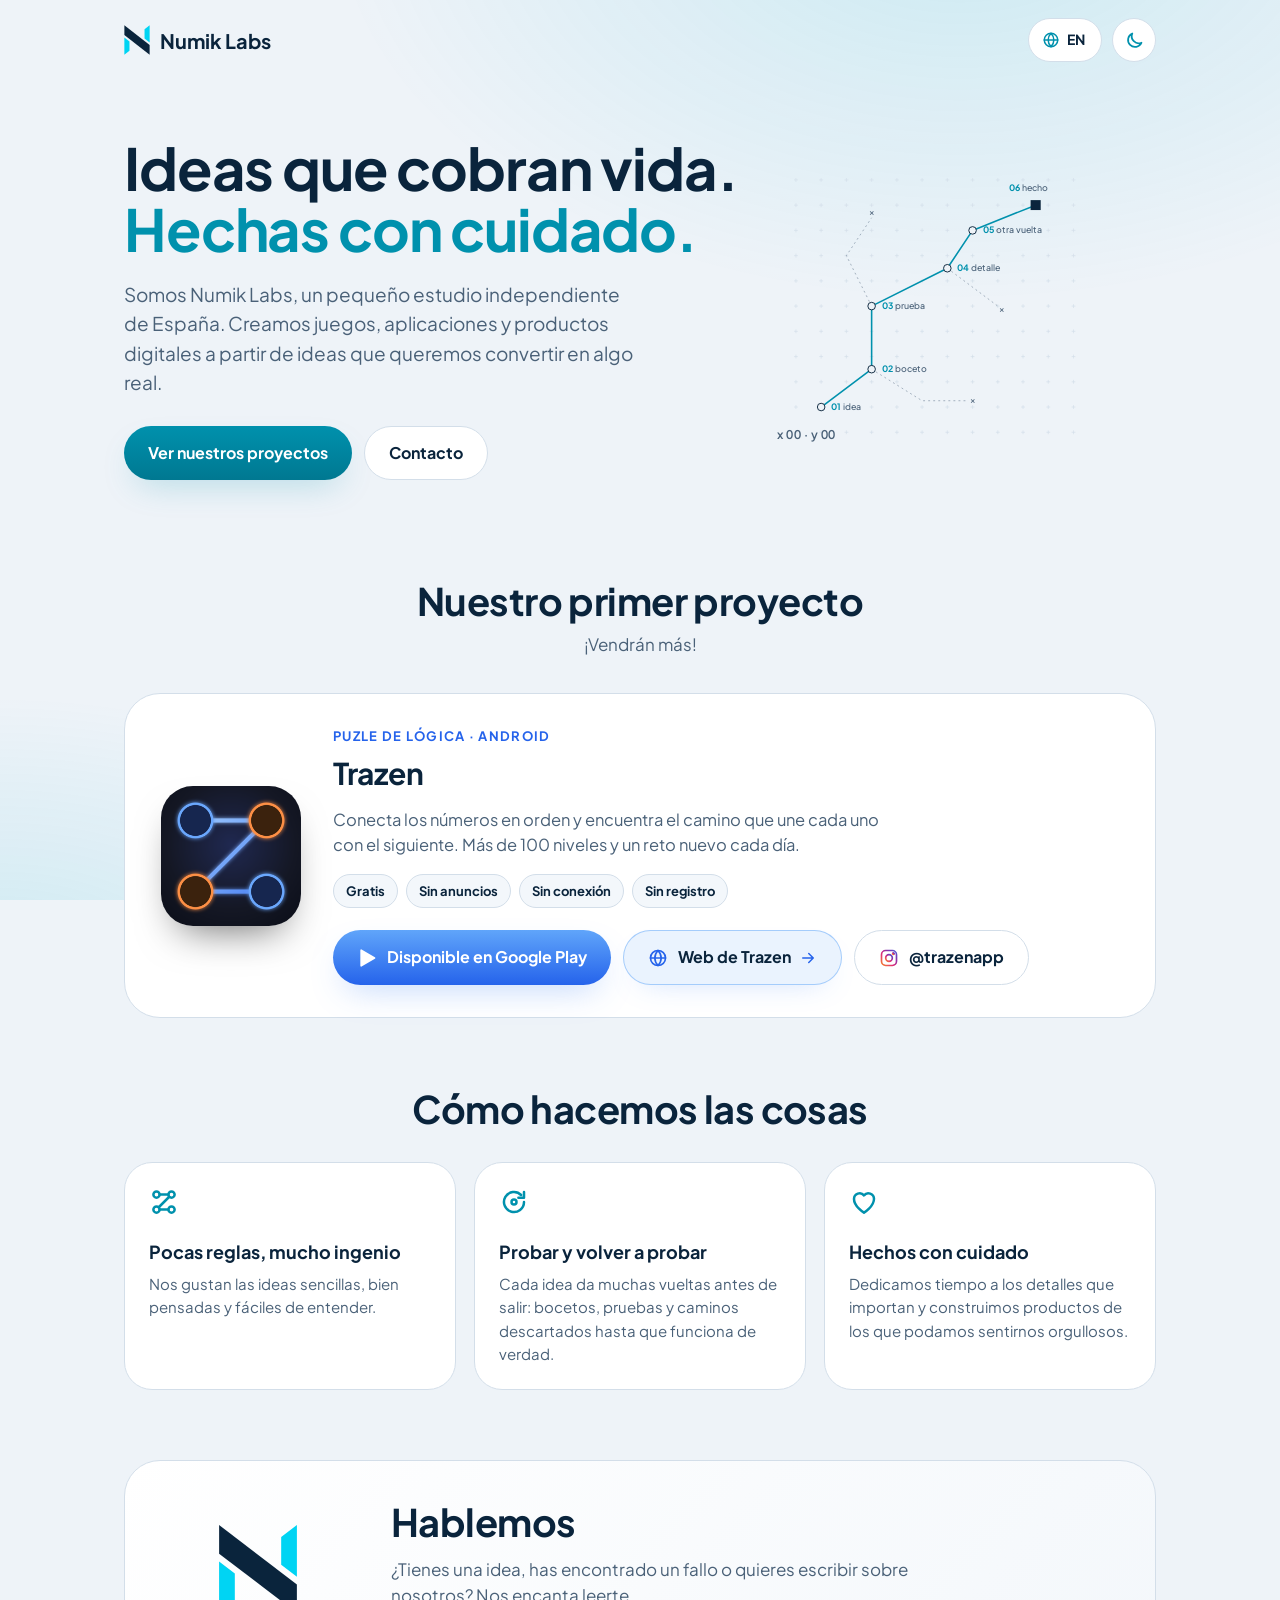
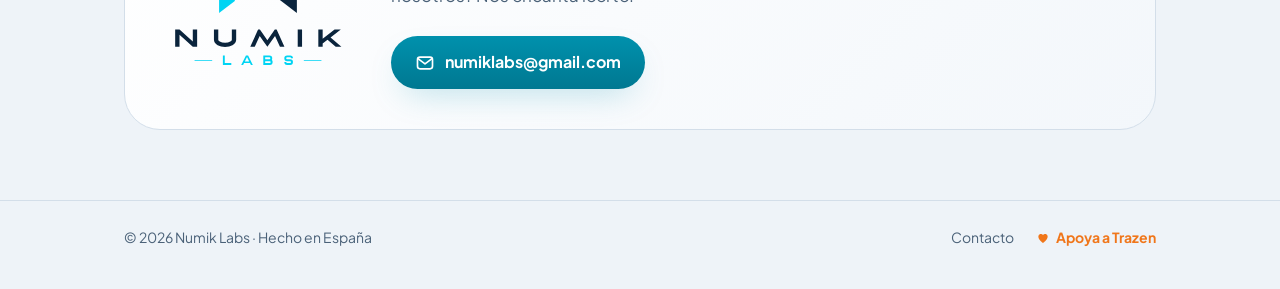
<file: index.html>
<!doctype html>
<html lang="es">
<head>
<meta charset="utf-8">
<meta name="viewport" content="width=device-width, initial-scale=1">
<title>Numik Labs — ideas que cobran vida</title>
<meta name="google-site-verification" content="YTAqzm_UCq2DKnCGZSrB8csNjaYLFjNkWI953oJn6No" />
<meta name="description" content="Numik Labs es un pequeño estudio independiente de España. Creamos juegos, aplicaciones y productos digitales, como Trazen.">
<meta name="theme-color" content="#071a2b">
<script>
  // Tema: el del sistema; si alguien lo cambia con el botón, su elección se guarda y manda. Va antes del CSS.
  (function () {
    var t = null;
    try { t = localStorage.getItem('numik-web-tema'); } catch (e) {}
    if (t !== 'light' && t !== 'dark') t = matchMedia('(prefers-color-scheme: light)').matches ? 'light' : 'dark';
    document.documentElement.setAttribute('data-theme', t);
    document.querySelector('meta[name="theme-color"]').setAttribute('content', t === 'light' ? '#eef3f8' : '#071a2b');
  })();
</script>
<script type="application/ld+json">
{
  "@context": "https://schema.org",
  "@type": "Organization",
  "name": "Numik Labs",
  "url": "https://numiklabs.github.io/",
  "logo": "https://numiklabs.github.io/img/numik-labs-logo-dark.svg",
  "email": "numiklabs@gmail.com",
  "description": "Pequeño estudio independiente de España. Juegos, aplicaciones y productos digitales.",
  "sameAs": [
    "https://www.instagram.com/trazenapp/"
  ]
}
</script>
<link rel="canonical" href="https://numiklabs.github.io/">
<meta property="og:type" content="website">
<meta property="og:title" content="Numik Labs — ideas que cobran vida">
<meta property="og:description" content="Un pequeño estudio independiente de España. Juegos, aplicaciones y productos digitales hechos con cuidado.">
<meta property="og:image" content="https://numiklabs.github.io/img/og-numik-labs.jpg">
<meta property="og:image:width" content="1200">
<meta property="og:image:height" content="630">
<meta property="og:image:alt" content="Logo de Numik Labs">
<meta name="twitter:card" content="summary_large_image">
<link rel="alternate" hreflang="es" href="https://numiklabs.github.io/">
<link rel="alternate" hreflang="en" href="https://numiklabs.github.io/en/">
<link rel="alternate" hreflang="x-default" href="https://numiklabs.github.io/">
<link rel="icon" href="img/favicon.svg" type="image/svg+xml">
<link rel="icon" href="img/favicon-32.png" sizes="32x32" type="image/png">
<link rel="apple-touch-icon" href="img/apple-touch-icon.png">
<link rel="stylesheet" href="estilo.css">
</head>
<body>
<div class="wrap">
  <header class="top">
    <a class="marca" href="./" aria-label="Numik Labs, inicio">
      <img class="tema-oscuro" src="img/numik-labs-mark-dark.svg" alt="" width="295" height="334">
      <img class="tema-claro" src="img/numik-labs-mark-light.svg" alt="" width="295" height="334">
      <span>Numik Labs</span>
    </a>
    <div class="acciones-top">
      <a class="btn-idioma" href="en/" hreflang="en" lang="en" aria-label="Read in English">
        <svg viewBox="0 0 24 24" aria-hidden="true"><use href="#i-globo"/></svg>EN
      </a>
      <button class="btn-tema" id="btnTema" type="button" aria-label="Cambiar a tema claro" data-claro="Cambiar a tema claro" data-oscuro="Cambiar a tema oscuro">
        <svg class="sol" viewBox="0 0 24 24" aria-hidden="true"><use href="#i-sol"/></svg>
        <svg class="luna" viewBox="0 0 24 24" aria-hidden="true"><use href="#i-luna"/></svg>
      </button>
    </div>
  </header>

  <main>
    <div class="hero">
      <div>
        <h1><span class="linea">Ideas que cobran vida.</span> <em>Hechas con cuidado.</em></h1>
        <p class="sub">Somos Numik Labs, un pequeño estudio independiente de España. Creamos juegos, aplicaciones y productos digitales a partir de ideas que queremos convertir en algo real.</p>
        <div class="botones">
          <a class="btn btn-primario" href="#juegos">Ver nuestros proyectos</a>
          <a class="btn btn-secundario" href="#contacto">Contacto</a>
        </div>
      </div>
      <figure class="escena" aria-hidden="true">
        <svg class="trazado" id="trazado" viewBox="0 0 480 440">
          <g class="reticula" id="reticula"></g>
          <path class="descarte" d="M150 330 L230 380 L300 380"/>
          <path class="descarte" d="M150 230 L110 150 L150 90"/>
          <path class="descarte" d="M270 170 L350 230"/>
          <text class="eti" x="306" y="384">×</text><text class="eti" x="146" y="86">×</text><text class="eti" x="352" y="240">×</text>
          <path class="camino" id="camino" d="M70 390 L150 330 L150 230 L270 170 L310 110 L410 70"/>
          <g class="nodo" style="animation-delay:.3s"><circle cx="70" cy="390" r="6"/><text x="86" y="394"><tspan class="num">01</tspan> idea</text></g>
          <g class="nodo" style="animation-delay:.75s"><circle cx="150" cy="330" r="6"/><text x="166" y="334"><tspan class="num">02</tspan> boceto</text></g>
          <g class="nodo" style="animation-delay:1.1s"><circle cx="150" cy="230" r="6"/><text x="166" y="234"><tspan class="num">03</tspan> prueba</text></g>
          <g class="nodo" style="animation-delay:1.55s"><circle cx="270" cy="170" r="6"/><text x="286" y="174"><tspan class="num">04</tspan> detalle</text></g>
          <g class="nodo" style="animation-delay:1.85s"><circle cx="310" cy="110" r="6"/><text x="326" y="114"><tspan class="num">05</tspan> otra vuelta</text></g>
          <g class="nodo real" style="animation-delay:2.3s"><rect x="402" y="62" width="16" height="16"/><text x="368" y="48"><tspan class="num">06</tspan> hecho</text></g>
        </svg>
        <span class="lectura" id="lectura">x 00 · y 00</span>
      </figure>
    </div>

    <section id="juegos">
      <h2>Nuestro primer proyecto</h2>
      <p class="subtitulo">¡Vendrán más!</p>
      <article class="juego">
        <img class="juego-icono" src="img/trazen-icono.png" alt="Icono de Trazen" width="256" height="256">
        <div class="juego-txt">
          <p class="juego-tipo">Puzle de lógica · Android</p>
          <h3>Trazen</h3>
          <p>Conecta los números en orden y encuentra el camino que une cada uno con el siguiente. Más de 100 niveles y un reto nuevo cada día.</p>
          <ul class="pildoras">
            <li>Gratis</li><li>Sin anuncios</li><li>Sin conexión</li><li>Sin registro</li>
          </ul>
          <div class="botones">
            <a class="btn btn-trazen" href="https://play.google.com/store/apps/details?id=com.trazen.app&amp;referrer=utm_source%3Dnumiklabs%26utm_campaign%3Dweb_estudio" target="_blank" rel="noopener">
              <svg viewBox="0 0 24 24" aria-hidden="true"><use href="#i-play"/></svg>Disponible en Google Play
            </a>
            <a class="btn btn-trazen-web" href="trazen/"><svg viewBox="0 0 24 24" aria-hidden="true"><use href="#i-globo"/></svg>Web de Trazen<svg class="flecha" viewBox="0 0 24 24" aria-hidden="true"><use href="#i-flecha"/></svg></a>
            <a class="btn btn-secundario btn-insta" href="https://www.instagram.com/trazenapp/" target="_blank" rel="noopener"><svg viewBox="0 0 24 24" aria-hidden="true"><use href="#i-insta"/></svg>@trazenapp</a>
          </div>
        </div>
      </article>
    </section>

    <section id="estudio">
      <h2>Cómo hacemos las cosas</h2>
      <div class="rejilla">
        <div class="valor"><svg aria-hidden="true"><use href="#i-pieza"/></svg><h3>Pocas reglas, mucho ingenio</h3><p>Nos gustan las ideas sencillas, bien pensadas y fáciles de entender.</p></div>
        <div class="valor"><svg aria-hidden="true"><use href="#i-vuelta"/></svg><h3>Probar y volver a probar</h3><p>Cada idea da muchas vueltas antes de salir: bocetos, pruebas y caminos descartados hasta que funciona de verdad.</p></div>
        <div class="valor"><svg aria-hidden="true"><use href="#i-mano"/></svg><h3>Hechos con cuidado</h3><p>Dedicamos tiempo a los detalles que importan y construimos productos de los que podamos sentirnos orgullosos.</p></div>
      </div>
    </section>

    <section id="contacto">
      <div class="contacto">
        <div class="contacto-logo" aria-hidden="true">
          <img class="tema-oscuro" src="img/numik-labs-logo-dark.svg" alt="" width="627" height="526">
          <img class="tema-claro" src="img/numik-labs-logo-light.svg" alt="" width="627" height="526">
        </div>
        <div class="contacto-cuerpo">
        <h2>Hablemos</h2>
        <p>¿Tienes una idea, has encontrado un fallo o quieres escribir sobre nosotros? Nos encanta leerte.</p>
        <div class="botones">
          <a class="btn btn-primario" href="mailto:numiklabs@gmail.com"><svg viewBox="0 0 24 24" aria-hidden="true"><use href="#i-correo"/></svg>numiklabs@gmail.com</a>
        </div>
        </div>
      </div>
    </section>
  </main>
</div>

<footer>
  <div class="wrap">
    <span>© 2026 Numik Labs · Hecho en España</span>
    <nav>
      <a href="mailto:numiklabs@gmail.com">Contacto</a>
      <a class="apoyo-pie" href="https://ko-fi.com/numiklabs/" target="_blank" rel="noopener"><svg viewBox="0 0 24 24" aria-hidden="true"><use href="#i-mano"/></svg>Apoya a Trazen</a>
    </nav>
  </div>
</footer>

<svg width="0" height="0" style="position:absolute" aria-hidden="true">
  <symbol id="i-globo" viewBox="0 0 24 24"><circle cx="12" cy="12" r="9"/><path d="M3 12h18M12 3c2.5 2.6 3.8 5.6 3.8 9s-1.3 6.4-3.8 9c-2.5-2.6-3.8-5.6-3.8-9S9.5 5.6 12 3z"/></symbol>
  <symbol id="i-sol" viewBox="0 0 24 24"><circle cx="12" cy="12" r="4"/><path d="M12 2v3M12 19v3M2 12h3M19 12h3M4.9 4.9l2.1 2.1M17 17l2.1 2.1M4.9 19.1 7 17M17 7l2.1-2.1"/></symbol>
  <symbol id="i-luna" viewBox="0 0 24 24"><path d="M20 14.5A8 8 0 0 1 9.5 4a8 8 0 1 0 10.5 10.5z"/></symbol>
  <symbol id="i-play" viewBox="0 0 24 24"><path fill="currentColor" stroke="none" d="M4 2.6v18.8a1 1 0 0 0 1.5.87l16-9.4a1 1 0 0 0 0-1.74l-16-9.4A1 1 0 0 0 4 2.6z"/></symbol>
  <symbol id="i-flecha" viewBox="0 0 24 24"><path d="M5 12h14M13 6l6 6-6 6"/></symbol>
  <symbol id="i-correo" viewBox="0 0 24 24"><rect x="3" y="5" width="18" height="14" rx="3"/><path d="m4 7 8 6 8-6"/></symbol>
  <linearGradient id="igGrad" x1="0" y1="1" x2="1" y2="0"><stop offset="0" stop-color="#f58529"/><stop offset=".4" stop-color="#dd2a7b"/><stop offset=".72" stop-color="#8134af"/><stop offset="1" stop-color="#515bd4"/></linearGradient>
  <symbol id="i-insta" viewBox="0 0 24 24"><rect x="3" y="3" width="18" height="18" rx="5"/><circle cx="12" cy="12" r="4"/><circle cx="17.3" cy="6.7" r="1" fill="currentColor"/></symbol>
  <symbol id="i-pieza" viewBox="0 0 24 24"><circle cx="6" cy="6" r="2.5"/><circle cx="18" cy="6" r="2.5"/><circle cx="6" cy="18" r="2.5"/><circle cx="18" cy="18" r="2.5"/><path d="M8.5 6h7M16.2 7.8 7.8 16.2M8.5 18h7"/></symbol>
  <symbol id="i-vuelta" viewBox="0 0 24 24"><path d="M20 12a8 8 0 1 1-2.3-5.6"/><path d="M20 4v4.5h-4.5"/><circle cx="12" cy="12" r="2"/></symbol>
  <symbol id="i-mano" viewBox="0 0 24 24"><path d="M12 20.5s-8-4.9-8-11a4.5 4.5 0 0 1 8-2.8 4.5 4.5 0 0 1 8 2.8c0 6.1-8 11-8 11z"/></symbol>
</svg>
<script src="tema.js"></script>
<script src="trazado.js"></script>
</body>
</html>
</file>
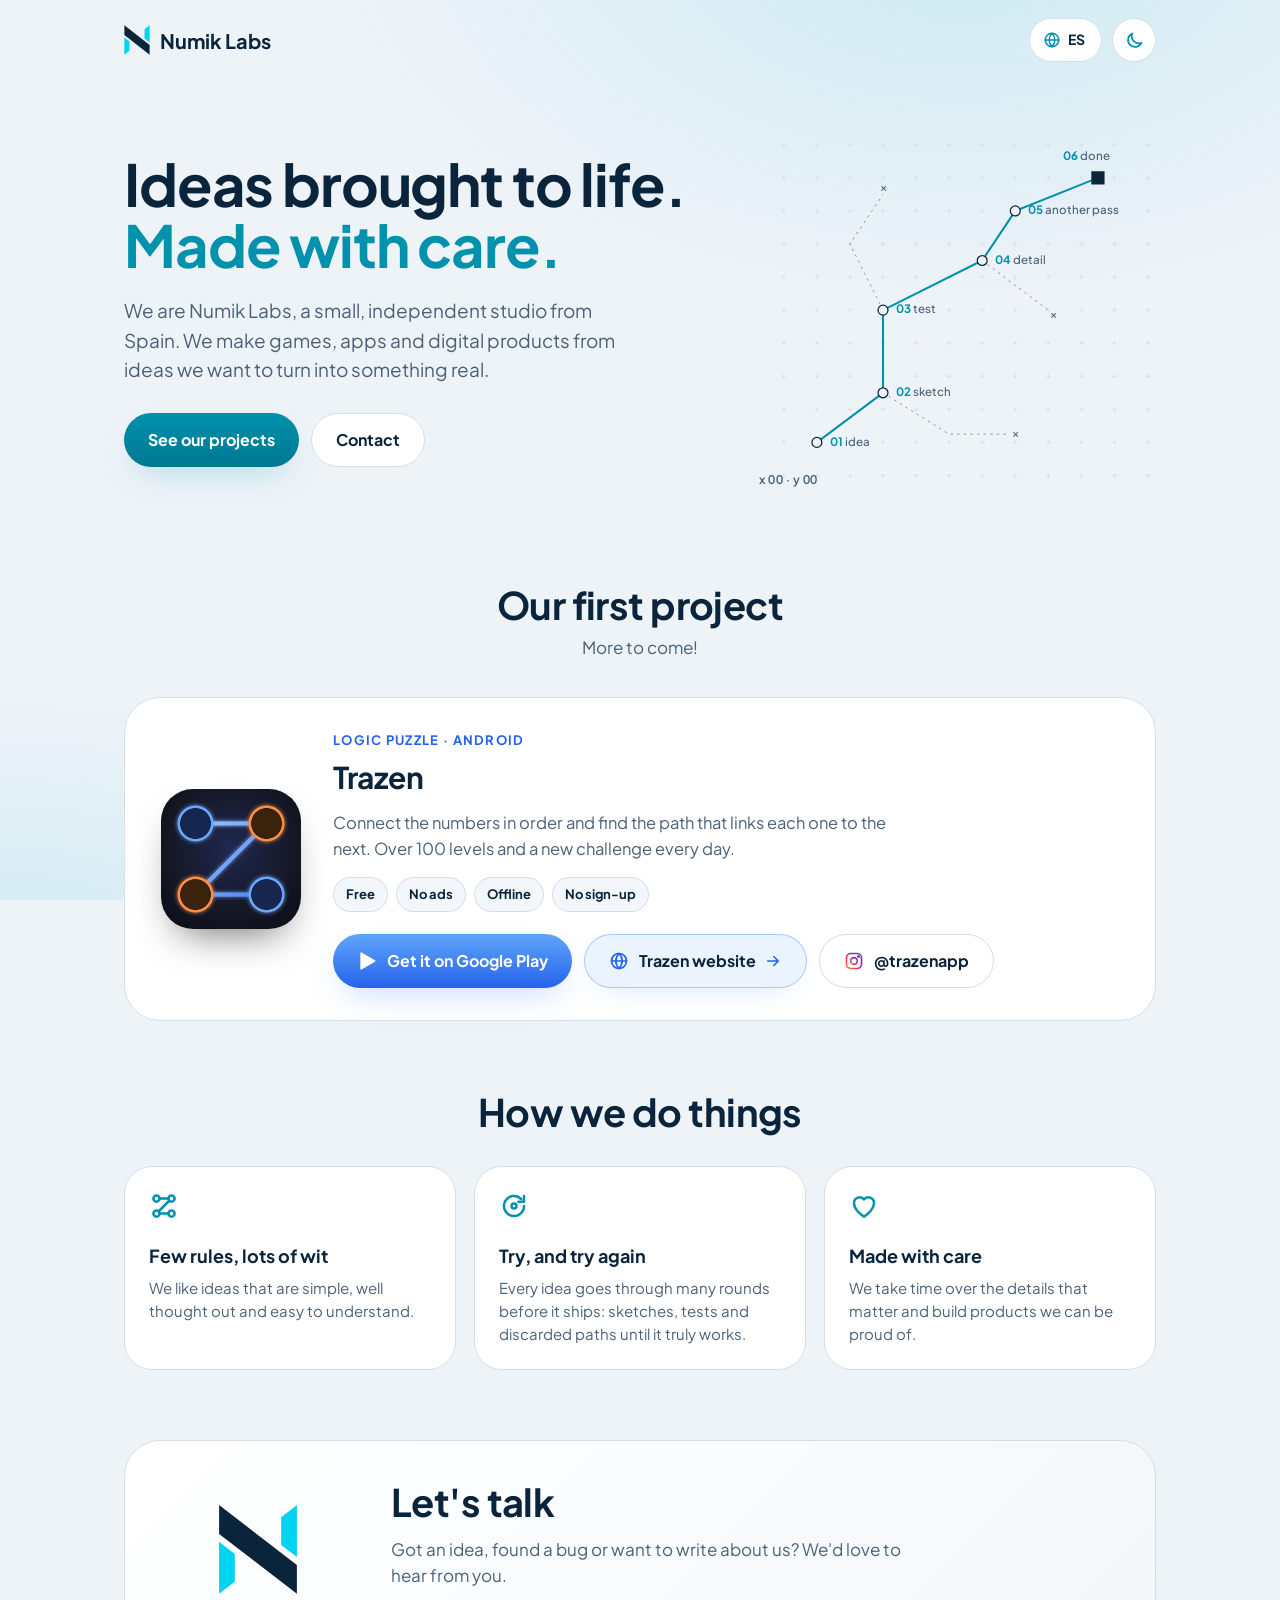
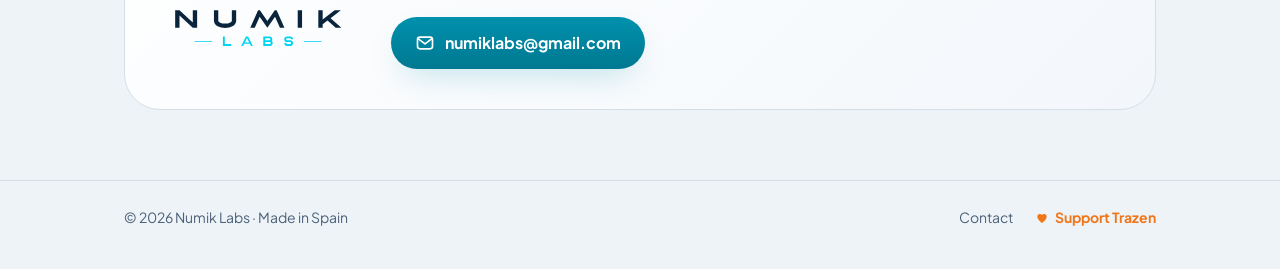
<file: en/index.html>
<!doctype html>
<html lang="en">
<head>
<meta charset="utf-8">
<meta name="viewport" content="width=device-width, initial-scale=1">
<title>Numik Labs — ideas brought to life</title>
<meta name="description" content="Numik Labs is a small, independent studio from Spain. We make games, apps and digital products, like Trazen.">
<meta name="theme-color" content="#071a2b">
<script>
  (function () {
    var t = null;
    try { t = localStorage.getItem('numik-web-tema'); } catch (e) {}
    if (t !== 'light' && t !== 'dark') t = matchMedia('(prefers-color-scheme: light)').matches ? 'light' : 'dark';
    document.documentElement.setAttribute('data-theme', t);
    document.querySelector('meta[name="theme-color"]').setAttribute('content', t === 'light' ? '#eef3f8' : '#071a2b');
  })();
</script>
<script type="application/ld+json">
{
  "@context": "https://schema.org",
  "@type": "Organization",
  "name": "Numik Labs",
  "url": "https://numiklabs.github.io/en/",
  "logo": "https://numiklabs.github.io/img/numik-labs-logo-dark.svg",
  "email": "numiklabs@gmail.com",
  "description": "Small independent studio from Spain. Games, apps and digital products.",
  "sameAs": [
    "https://www.instagram.com/trazenapp/"
  ]
}
</script>
<link rel="canonical" href="https://numiklabs.github.io/en/">
<meta property="og:type" content="website">
<meta property="og:title" content="Numik Labs — ideas brought to life">
<meta property="og:description" content="A small, independent studio from Spain. Games, apps and digital products, made with care.">
<meta property="og:image" content="https://numiklabs.github.io/img/og-numik-labs.jpg">
<meta property="og:image:width" content="1200">
<meta property="og:image:height" content="630">
<meta property="og:image:alt" content="Numik Labs logo">
<meta name="twitter:card" content="summary_large_image">
<link rel="alternate" hreflang="es" href="https://numiklabs.github.io/">
<link rel="alternate" hreflang="en" href="https://numiklabs.github.io/en/">
<link rel="alternate" hreflang="x-default" href="https://numiklabs.github.io/">
<link rel="icon" href="../img/favicon.svg" type="image/svg+xml">
<link rel="icon" href="../img/favicon-32.png" sizes="32x32" type="image/png">
<link rel="apple-touch-icon" href="../img/apple-touch-icon.png">
<link rel="stylesheet" href="../estilo.css">
</head>
<body>
<div class="wrap">
  <header class="top">
    <a class="marca" href="./" aria-label="Numik Labs, home">
      <img class="tema-oscuro" src="../img/numik-labs-mark-dark.svg" alt="" width="295" height="334">
      <img class="tema-claro" src="../img/numik-labs-mark-light.svg" alt="" width="295" height="334">
      <span>Numik Labs</span>
    </a>
    <div class="acciones-top">
      <a class="btn-idioma" href="../" hreflang="es" lang="es" aria-label="Leer en español">
        <svg viewBox="0 0 24 24" aria-hidden="true"><use href="#i-globo"/></svg>ES
      </a>
      <button class="btn-tema" id="btnTema" type="button" aria-label="Switch to light theme" data-claro="Switch to light theme" data-oscuro="Switch to dark theme">
        <svg class="sol" viewBox="0 0 24 24" aria-hidden="true"><use href="#i-sol"/></svg>
        <svg class="luna" viewBox="0 0 24 24" aria-hidden="true"><use href="#i-luna"/></svg>
      </button>
    </div>
  </header>

  <main>
    <div class="hero">
      <div>
        <h1><span class="linea">Ideas brought to life.</span> <em>Made with care.</em></h1>
        <p class="sub">We are Numik Labs, a small, independent studio from Spain. We make games, apps and digital products from ideas we want to turn into something real.</p>
        <div class="botones">
          <a class="btn btn-primario" href="#juegos">See our projects</a>
          <a class="btn btn-secundario" href="#contacto">Contact</a>
        </div>
      </div>
      <figure class="escena" aria-hidden="true">
        <svg class="trazado" id="trazado" viewBox="0 0 480 440">
          <g class="reticula" id="reticula"></g>
          <path class="descarte" d="M150 330 L230 380 L300 380"/>
          <path class="descarte" d="M150 230 L110 150 L150 90"/>
          <path class="descarte" d="M270 170 L350 230"/>
          <text class="eti" x="306" y="384">×</text><text class="eti" x="146" y="86">×</text><text class="eti" x="352" y="240">×</text>
          <path class="camino" id="camino" d="M70 390 L150 330 L150 230 L270 170 L310 110 L410 70"/>
          <g class="nodo" style="animation-delay:.3s"><circle cx="70" cy="390" r="6"/><text x="86" y="394"><tspan class="num">01</tspan> idea</text></g>
          <g class="nodo" style="animation-delay:.75s"><circle cx="150" cy="330" r="6"/><text x="166" y="334"><tspan class="num">02</tspan> sketch</text></g>
          <g class="nodo" style="animation-delay:1.1s"><circle cx="150" cy="230" r="6"/><text x="166" y="234"><tspan class="num">03</tspan> test</text></g>
          <g class="nodo" style="animation-delay:1.55s"><circle cx="270" cy="170" r="6"/><text x="286" y="174"><tspan class="num">04</tspan> detail</text></g>
          <g class="nodo" style="animation-delay:1.85s"><circle cx="310" cy="110" r="6"/><text x="326" y="114"><tspan class="num">05</tspan> another pass</text></g>
          <g class="nodo real" style="animation-delay:2.3s"><rect x="402" y="62" width="16" height="16"/><text x="368" y="48"><tspan class="num">06</tspan> done</text></g>
        </svg>
        <span class="lectura" id="lectura">x 00 · y 00</span>
      </figure>
    </div>

    <section id="juegos">
      <h2>Our first project</h2>
      <p class="subtitulo">More to come!</p>
      <article class="juego">
        <img class="juego-icono" src="../img/trazen-icono.png" alt="Trazen icon" width="256" height="256">
        <div class="juego-txt">
          <p class="juego-tipo">Logic puzzle · Android</p>
          <h3>Trazen</h3>
          <p>Connect the numbers in order and find the path that links each one to the next. Over 100 levels and a new challenge every day.</p>
          <ul class="pildoras">
            <li>Free</li><li>No ads</li><li>Offline</li><li>No sign-up</li>
          </ul>
          <div class="botones">
            <a class="btn btn-trazen" href="https://play.google.com/store/apps/details?id=com.trazen.app&amp;referrer=utm_source%3Dnumiklabs%26utm_campaign%3Dweb_estudio_en" target="_blank" rel="noopener">
              <svg viewBox="0 0 24 24" aria-hidden="true"><use href="#i-play"/></svg>Get it on Google Play
            </a>
            <a class="btn btn-trazen-web" href="../trazen/en/"><svg viewBox="0 0 24 24" aria-hidden="true"><use href="#i-globo"/></svg>Trazen website<svg class="flecha" viewBox="0 0 24 24" aria-hidden="true"><use href="#i-flecha"/></svg></a>
            <a class="btn btn-secundario btn-insta" href="https://www.instagram.com/trazenapp/" target="_blank" rel="noopener"><svg viewBox="0 0 24 24" aria-hidden="true"><use href="#i-insta"/></svg>@trazenapp</a>
          </div>
        </div>
      </article>
    </section>

    <section id="estudio">
      <h2>How we do things</h2>
      <div class="rejilla">
        <div class="valor"><svg aria-hidden="true"><use href="#i-pieza"/></svg><h3>Few rules, lots of wit</h3><p>We like ideas that are simple, well thought out and easy to understand.</p></div>
        <div class="valor"><svg aria-hidden="true"><use href="#i-vuelta"/></svg><h3>Try, and try again</h3><p>Every idea goes through many rounds before it ships: sketches, tests and discarded paths until it truly works.</p></div>
        <div class="valor"><svg aria-hidden="true"><use href="#i-mano"/></svg><h3>Made with care</h3><p>We take time over the details that matter and build products we can be proud of.</p></div>
      </div>
    </section>

    <section id="contacto">
      <div class="contacto">
        <div class="contacto-logo" aria-hidden="true">
          <img class="tema-oscuro" src="../img/numik-labs-logo-dark.svg" alt="" width="627" height="526">
          <img class="tema-claro" src="../img/numik-labs-logo-light.svg" alt="" width="627" height="526">
        </div>
        <div class="contacto-cuerpo">
        <h2>Let's talk</h2>
        <p>Got an idea, found a bug or want to write about us? We'd love to hear from you.</p>
        <div class="botones">
          <a class="btn btn-primario" href="mailto:numiklabs@gmail.com"><svg viewBox="0 0 24 24" aria-hidden="true"><use href="#i-correo"/></svg>numiklabs@gmail.com</a>
        </div>
        </div>
      </div>
    </section>
  </main>
</div>

<footer>
  <div class="wrap">
    <span>© 2026 Numik Labs · Made in Spain</span>
    <nav>
      <a href="mailto:numiklabs@gmail.com">Contact</a>
      <a class="apoyo-pie" href="https://ko-fi.com/numiklabs/" target="_blank" rel="noopener"><svg viewBox="0 0 24 24" aria-hidden="true"><use href="#i-mano"/></svg>Support Trazen</a>
    </nav>
  </div>
</footer>

<svg width="0" height="0" style="position:absolute" aria-hidden="true">
  <symbol id="i-globo" viewBox="0 0 24 24"><circle cx="12" cy="12" r="9"/><path d="M3 12h18M12 3c2.5 2.6 3.8 5.6 3.8 9s-1.3 6.4-3.8 9c-2.5-2.6-3.8-5.6-3.8-9S9.5 5.6 12 3z"/></symbol>
  <symbol id="i-sol" viewBox="0 0 24 24"><circle cx="12" cy="12" r="4"/><path d="M12 2v3M12 19v3M2 12h3M19 12h3M4.9 4.9l2.1 2.1M17 17l2.1 2.1M4.9 19.1 7 17M17 7l2.1-2.1"/></symbol>
  <symbol id="i-luna" viewBox="0 0 24 24"><path d="M20 14.5A8 8 0 0 1 9.5 4a8 8 0 1 0 10.5 10.5z"/></symbol>
  <symbol id="i-play" viewBox="0 0 24 24"><path fill="currentColor" stroke="none" d="M4 2.6v18.8a1 1 0 0 0 1.5.87l16-9.4a1 1 0 0 0 0-1.74l-16-9.4A1 1 0 0 0 4 2.6z"/></symbol>
  <symbol id="i-flecha" viewBox="0 0 24 24"><path d="M5 12h14M13 6l6 6-6 6"/></symbol>
  <symbol id="i-correo" viewBox="0 0 24 24"><rect x="3" y="5" width="18" height="14" rx="3"/><path d="m4 7 8 6 8-6"/></symbol>
  <linearGradient id="igGrad" x1="0" y1="1" x2="1" y2="0"><stop offset="0" stop-color="#f58529"/><stop offset=".4" stop-color="#dd2a7b"/><stop offset=".72" stop-color="#8134af"/><stop offset="1" stop-color="#515bd4"/></linearGradient>
  <symbol id="i-insta" viewBox="0 0 24 24"><rect x="3" y="3" width="18" height="18" rx="5"/><circle cx="12" cy="12" r="4"/><circle cx="17.3" cy="6.7" r="1" fill="currentColor"/></symbol>
  <symbol id="i-pieza" viewBox="0 0 24 24"><circle cx="6" cy="6" r="2.5"/><circle cx="18" cy="6" r="2.5"/><circle cx="6" cy="18" r="2.5"/><circle cx="18" cy="18" r="2.5"/><path d="M8.5 6h7M16.2 7.8 7.8 16.2M8.5 18h7"/></symbol>
  <symbol id="i-vuelta" viewBox="0 0 24 24"><path d="M20 12a8 8 0 1 1-2.3-5.6"/><path d="M20 4v4.5h-4.5"/><circle cx="12" cy="12" r="2"/></symbol>
  <symbol id="i-mano" viewBox="0 0 24 24"><path d="M12 20.5s-8-4.9-8-11a4.5 4.5 0 0 1 8-2.8 4.5 4.5 0 0 1 8 2.8c0 6.1-8 11-8 11z"/></symbol>
</svg>
<script src="../tema.js"></script>
<script src="../trazado.js"></script>
</body>
</html>
</file>
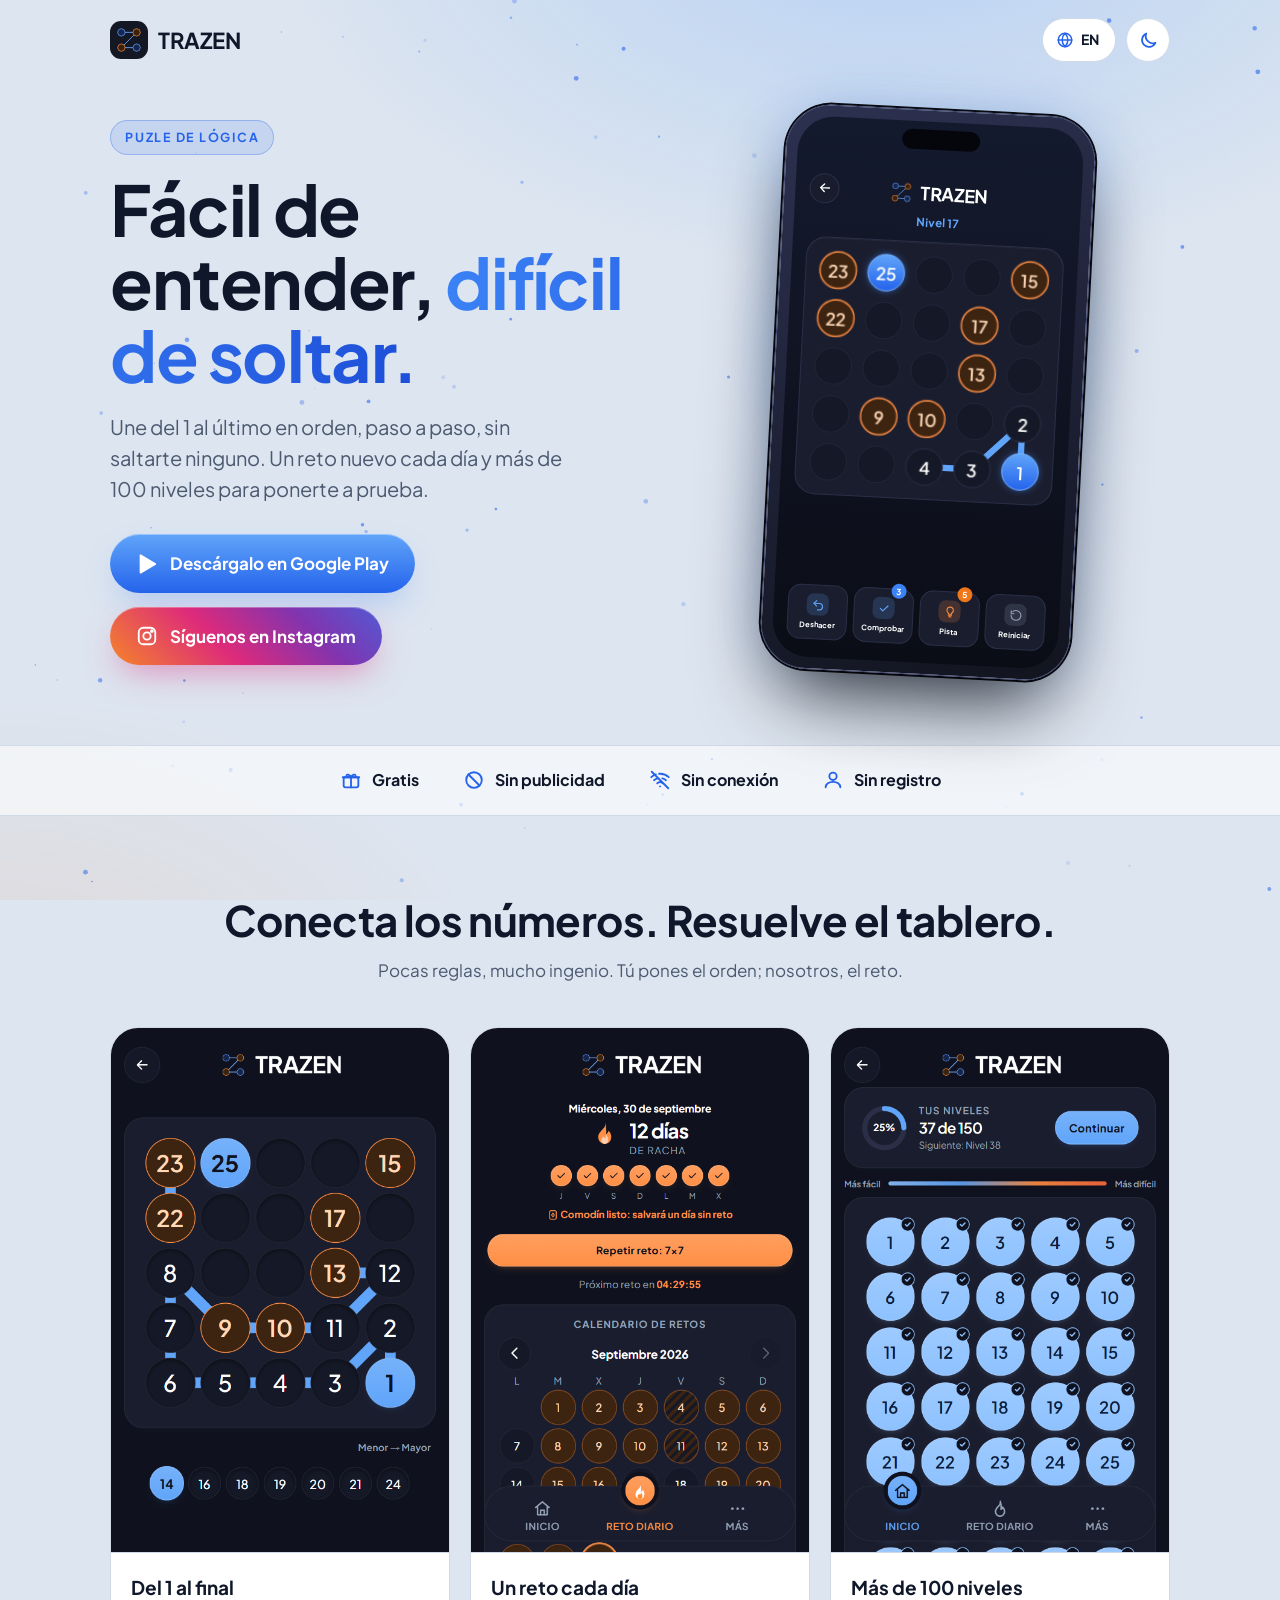
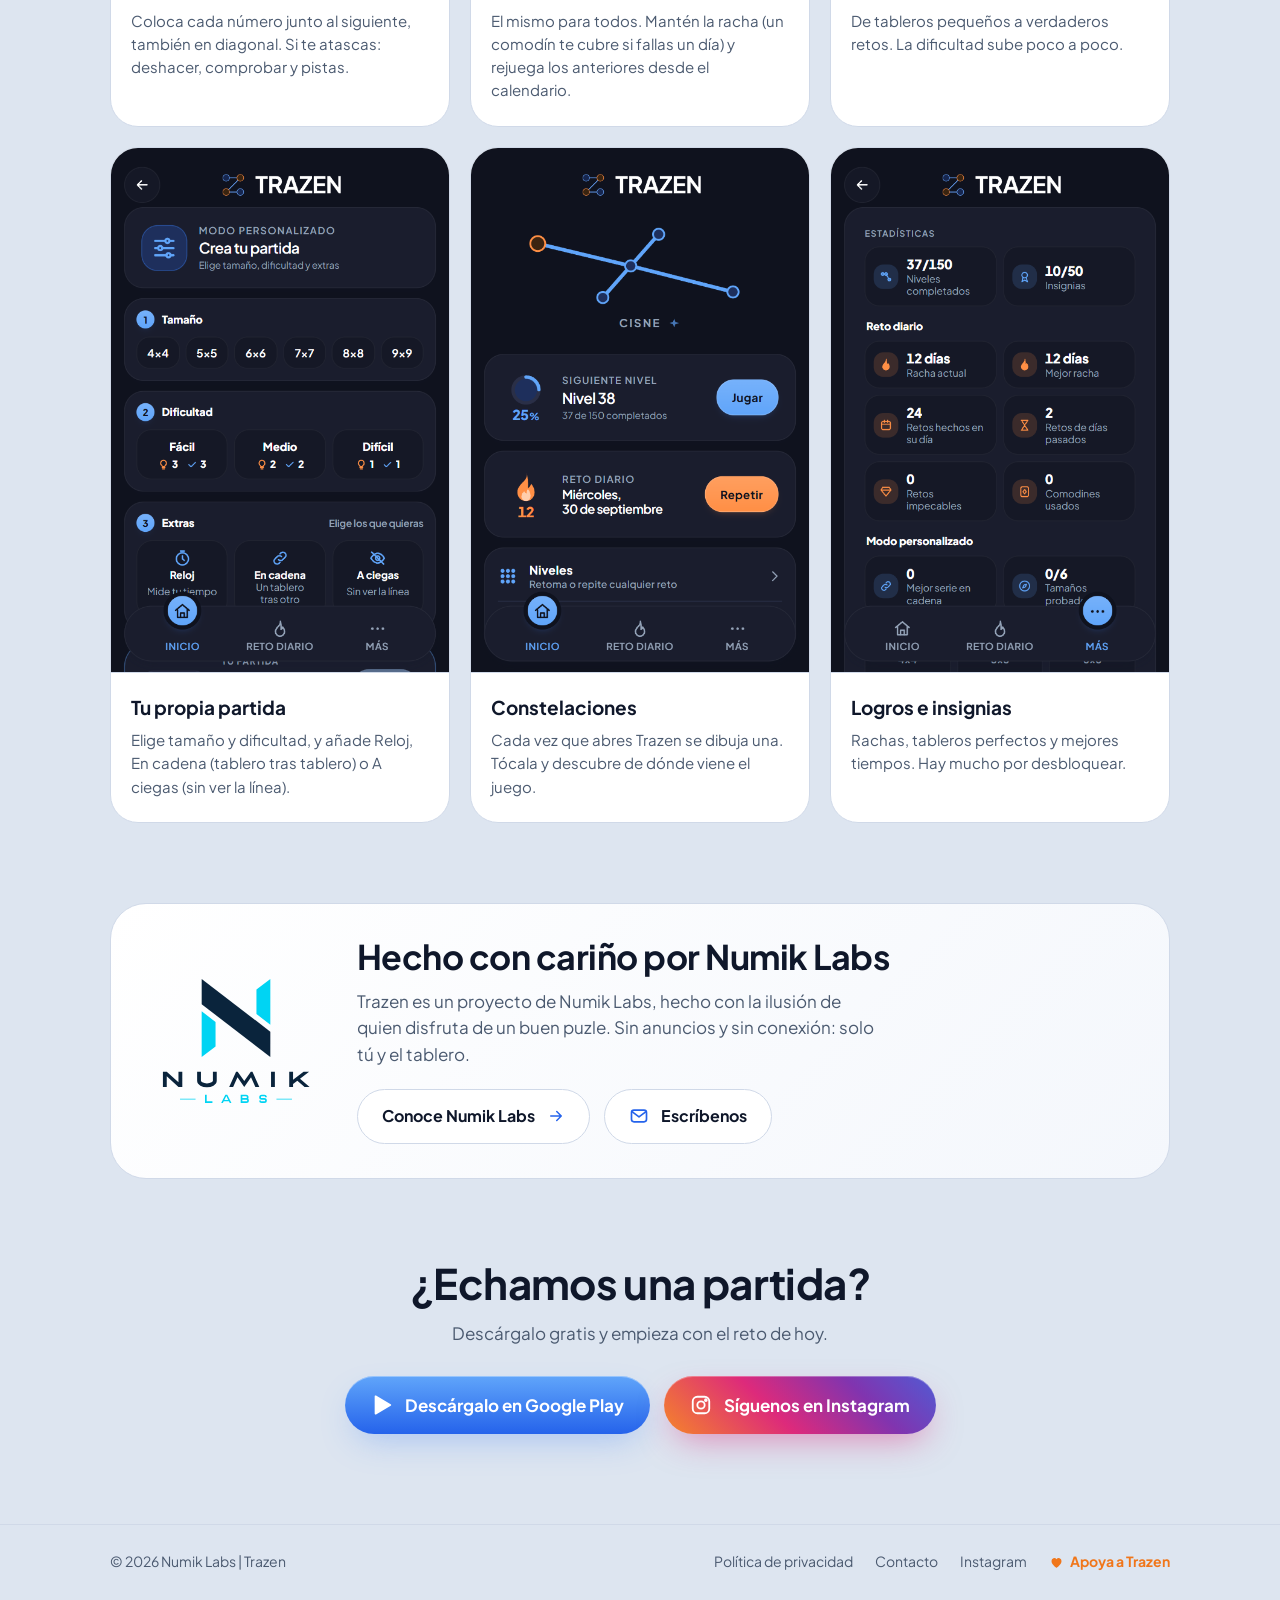
<file: trazen/index.html>
<!doctype html>
<html lang="es">
<head>
<meta charset="utf-8">
<meta name="viewport" content="width=device-width, initial-scale=1">
<title>Trazen: puzle de números y lógica para Android</title>
<meta name="google-site-verification" content="YTAqzm_UCq2DKnCGZSrB8csNjaYLFjNkWI953oJn6No" />
<meta name="description" content="Trazen es un puzle de lógica para Android: conecta los números en orden, con un reto nuevo cada día. Gratis, sin publicidad y sin conexión.">
<meta name="theme-color" content="#0f121e">
<script>
  // Tema de la web: el del sistema; si alguien lo cambia con el botón de la cabecera, su elección se guarda
  // y manda (también en privacidad.html y al volver). Va antes del CSS: sin destellos.
  (function () {
    var t = null;
    try { t = localStorage.getItem('trazen-web-tema'); } catch (e) {}
    if (t !== 'light' && t !== 'dark') t = matchMedia('(prefers-color-scheme: light)').matches ? 'light' : 'dark';
    document.documentElement.setAttribute('data-theme', t);
    document.querySelector('meta[name="theme-color"]').setAttribute('content', t === 'light' ? '#dde5f0' : '#0f121e');
  })();
</script>
<meta property="og:type" content="website">
<meta property="og:title" content="Trazen: puzle de números y lógica para Android">
<meta property="og:description" content="Conecta los números en orden. Un reto nuevo cada día, más de 100 niveles, gratis, sin publicidad y sin conexión.">
<meta property="og:image" content="https://numiklabs.github.io/trazen/img/og-trazen.png">
<meta property="og:image:width" content="1200">
<meta property="og:image:height" content="630">
<meta property="og:image:alt" content="Trazen: un puzle, un camino, una solución">
<meta name="twitter:card" content="summary_large_image">
<link rel="canonical" href="https://numiklabs.github.io/trazen/">
<link rel="alternate" hreflang="es" href="https://numiklabs.github.io/trazen/">
<link rel="alternate" hreflang="en" href="https://numiklabs.github.io/trazen/en/">
<link rel="alternate" hreflang="x-default" href="https://numiklabs.github.io/trazen/">
<link rel="icon" href="img/favicon.svg" type="image/svg+xml">
<link rel="icon" href="img/favicon-32.png" sizes="32x32" type="image/png">
<link rel="apple-touch-icon" href="img/apple-touch-icon.png">
<script type="application/ld+json">
{
  "@context": "https://schema.org",
  "@type": "MobileApplication",
  "name": "Trazen",
  "alternateName": "Trazen: puzle de números",
  "description": "Puzle de lógica para Android: conecta los números en orden, con un reto nuevo cada día y más de 100 niveles. Gratis, sin anuncios, sin conexión y sin registro.",
  "operatingSystem": "Android",
  "applicationCategory": "GameApplication",
  "genre": "Puzzle",
  "inLanguage": [
    "es",
    "en"
  ],
  "url": "https://numiklabs.github.io/trazen/",
  "image": "https://numiklabs.github.io/trazen/img/og-trazen.png",
  "downloadUrl": "https://play.google.com/store/apps/details?id=com.trazen.app",
  "offers": {
    "@type": "Offer",
    "price": "0",
    "priceCurrency": "EUR"
  },
  "author": {
    "@type": "Organization",
    "name": "Numik Labs",
    "url": "https://numiklabs.github.io/"
  }
}
</script>
<style>
  @font-face{font-family:'Plus Jakarta Sans';font-style:normal;font-weight:300 800;font-display:swap;src:url('fonts/plus-jakarta-sans.woff2') format('woff2');}
  /* Colores: los mismos tokens que la app (según el sistema, o el elegido con el botón de la cabecera) */
  :root{
    color-scheme:dark;
    --bg:#0f121e; --panel:#1a1d2d; --panel-alt:#151826; --line:#2a2f47;
    --ink:#ffffff; --ink-dim:#94a3b8;
    --blue:#60a5fa; --blue-2:#2563eb; --blue-glow:rgba(59,130,246,.45);
    --orange:#ff8f45; --orange-soft:#3d2410; --orange-fg:#ffd9b8;
    --foco:#6aa7ff;
    --halo-azul:rgba(59,130,246,.28); --halo-naranja:rgba(255,143,69,.10);
    --titulo-a:#9cc8ff; --titulo-b:#4f86f7;
    --banda:rgba(26,29,45,.55); --numik-a:#1a1d2d; --numik-b:#171b2e;
    --glass:rgba(26,29,45,.72); --estrella:200,220,255;
    --radius:28px;
  }
  :root[data-theme="light"]{
    color-scheme:light;
    --bg:#dde5f0; --panel:#ffffff; --panel-alt:#f1f5f9; --line:#d0d9e8;
    --ink:#0f172a; --ink-dim:#4b5a70;
    --blue:#2563eb; --blue-2:#1d4ed8; --blue-glow:rgba(59,130,246,.35);
    --orange:#f0761a; --orange-soft:#ffedd5; --orange-fg:#8a3a05;
    --foco:#2563eb;
    --halo-azul:rgba(96,165,250,.30); --halo-naranja:rgba(240,118,26,.10);
    --titulo-a:#3b82f6; --titulo-b:#1d4ed8;
    --banda:rgba(255,255,255,.6); --numik-a:#ffffff; --numik-b:#f4f7fc;
    --glass:rgba(255,255,255,.85); --estrella:37,99,235;
  }
  *{ box-sizing:border-box; }
  html{ scroll-behavior:smooth; }
  body{
    margin:0; background:var(--bg); color:var(--ink);
    font-family:'Plus Jakarta Sans',system-ui,-apple-system,'Segoe UI',Roboto,sans-serif;
    line-height:1.55; -webkit-font-smoothing:antialiased; overflow-x:hidden;
  }
  a{ color:inherit; }
  img{ max-width:100%; display:block; }
  .wrap{ width:100%; max-width:1100px; margin:0 auto; padding:0 20px; }

  /* Fondo: halo azul arriba y destello naranja abajo */
  body::before{
    content:""; position:fixed; inset:0; z-index:-2; pointer-events:none;
    background:
      radial-gradient(900px 520px at 70% -10%, var(--halo-azul), transparent 70%),
      radial-gradient(700px 420px at 0% 110%, var(--halo-naranja), transparent 70%);
  }
  #estrellas{ position:fixed; inset:0; width:100%; height:100%; z-index:-1; pointer-events:none; }

  /* Cabecera */
  header.top{ display:flex; align-items:center; justify-content:space-between; padding:18px 0; }
  .marca{ display:flex; align-items:center; gap:10px; font-weight:700; font-size:22px; letter-spacing:-.02em; text-decoration:none; }
  .marca svg{ width:34px; height:34px; }
  /* En claro el logo va sobre pastilla oscura, como en la cabecera de la app */
  [data-theme="light"] .marca svg{ width:38px; height:38px; padding:4px; border-radius:11px; background:#141724; }
  /* Botón de tema: muestra lo que hace al pulsarlo (sol en oscuro → claro; luna en claro → oscuro) */
  .btn-tema{
    width:44px; height:44px; border-radius:50%; display:grid; place-items:center; padding:0; cursor:pointer;
    background:var(--panel); border:1px solid var(--line); color:var(--orange);
    transition:border-color .2s, transform .2s, color .2s;
  }
  .btn-tema:hover{ border-color:var(--blue); transform:translateY(-1px); }
  .btn-tema svg{ width:21px; height:21px; fill:none; stroke:currentColor; stroke-width:2; stroke-linecap:round; stroke-linejoin:round; }
  .btn-tema .luna, [data-theme="light"] .btn-tema .sol{ display:none; }
  [data-theme="light"] .btn-tema .luna{ display:block; }
  [data-theme="light"] .btn-tema{ color:var(--blue); }
  /* Idioma: píldora con el globo y el idioma al que lleva (EN en la española, ES en la inglesa) */
  .acciones-top{ display:flex; align-items:center; gap:10px; }
  .btn-idioma{
    height:44px; padding:0 15px 0 13px; border-radius:999px; display:inline-flex; align-items:center; gap:7px;
    background:var(--panel); border:1px solid var(--line); color:var(--ink); font-weight:700; font-size:14px;
    letter-spacing:.04em; text-decoration:none; transition:border-color .2s, transform .2s;
  }
  .btn-idioma:hover{ border-color:var(--blue); transform:translateY(-1px); }
  .btn-idioma svg{ width:18px; height:18px; fill:none; stroke:var(--blue); stroke-width:2; stroke-linecap:round; stroke-linejoin:round; }

  /* Botones */
  .botones{ display:flex; flex-wrap:wrap; gap:14px; margin-top:30px; }
  .btn{
    display:inline-flex; align-items:center; gap:12px; text-decoration:none; font-weight:700; font-size:17px;
    padding:16px 26px; border-radius:999px; transition:transform .2s, box-shadow .2s;
  }
  .btn svg{ width:22px; height:22px; flex:none; }
  .btn:hover{ transform:translateY(-2px); }
  .btn:focus-visible, .btn-tema:focus-visible, .btn-idioma:focus-visible, footer a:focus-visible{ outline:3px solid var(--foco); outline-offset:3px; }
  .btn-play{
    background:linear-gradient(180deg,#60a5fa,#2563eb); color:#fff;
    box-shadow:0 14px 34px -10px var(--blue-glow), inset 0 1px 0 rgba(255,255,255,.35);
  }
  .btn-play:hover{ box-shadow:0 18px 40px -8px var(--blue-glow), inset 0 1px 0 rgba(255,255,255,.35); }
  .btn-insta{
    background:linear-gradient(45deg,#f58529 0%,#dd2a7b 40%,#8134af 72%,#515bd4 100%); color:#fff;
    box-shadow:0 14px 34px -10px rgba(221,42,123,.5), inset 0 1px 0 rgba(255,255,255,.3);
  }
  .btn-insta:hover{ box-shadow:0 18px 40px -8px rgba(221,42,123,.6), inset 0 1px 0 rgba(255,255,255,.3); }

  /* Hero */
  .hero{ display:grid; grid-template-columns:1.05fr .95fr; gap:40px; align-items:center; padding:30px 0 70px; }
  .etiqueta{
    display:inline-block; font-size:12.5px; font-weight:700; letter-spacing:.14em; text-transform:uppercase;
    color:var(--blue); background:color-mix(in srgb, var(--blue) 12%, transparent); border:1px solid color-mix(in srgb, var(--blue) 30%, transparent);
    padding:7px 14px; border-radius:999px;
  }
  h1{ font-size:clamp(40px,6.4vw,70px); line-height:1.04; letter-spacing:-.02em; margin:18px 0 0; font-weight:700; }
  h1 em{
    font-style:normal;
    background:linear-gradient(90deg,var(--titulo-a),var(--titulo-b)); -webkit-background-clip:text; background-clip:text; color:transparent;
  }
  .sub{ font-size:clamp(17px,2.2vw,20px); color:var(--ink-dim); max-width:470px; margin:20px 0 0; }
  .aviso{ margin-top:16px; font-size:13.5px; color:var(--ink-dim); }

  /* Móvil del hero */
  .escena{ display:flex; justify-content:center; position:relative; }
  .escena::before{
    content:""; position:absolute; width:78%; aspect-ratio:1; top:8%; border-radius:50%;
    background:radial-gradient(closest-side, rgba(59,130,246,.35), transparent); filter:blur(18px);
  }
  .movil{
    position:relative; width:min(310px,72vw); aspect-ratio:9/16.4; border-radius:46px; padding:11px;
    background:linear-gradient(160deg,#2c3150,#12141f); border:1px solid #3a4066;
    box-shadow:0 40px 80px -20px rgba(0,0,0,.8), 0 0 0 2px #0a0c14, 0 0 60px -10px var(--blue-glow);
    transform:rotate(3deg); animation:flota 6s ease-in-out infinite;
  }
  @keyframes flota{ 0%,100%{ transform:rotate(3deg) translateY(0);} 50%{ transform:rotate(3deg) translateY(-12px);} }
  .movil::before{ /* altavoz / cámara */
    content:""; position:absolute; top:19px; left:50%; width:78px; height:20px; transform:translateX(-50%);
    background:#05060b; border-radius:999px; z-index:3;
  }
  .pantalla{
    width:100%; height:100%; border-radius:36px; overflow:hidden; position:relative;
    background:linear-gradient(180deg,#141a2e,#0b0d16); display:flex; flex-direction:column; align-items:center;
    padding:58px 14px 18px;
  }
  /* La pantalla del móvil copia la de juego de la app (tema oscuro, nivel 17), siempre en oscuro */
  .pantalla{ color:#fff; }
  .pantalla .cab{ position:relative; width:100%; display:flex; align-items:center; justify-content:center; gap:7px; font-weight:700; font-size:18px; letter-spacing:-.02em; }
  .pantalla .cab > svg{ width:24px; height:24px; }
  .pantalla .volver{
    position:absolute; left:0; top:50%; transform:translateY(-50%); width:30px; height:30px; border-radius:50%;
    display:grid; place-items:center; background:rgba(26,29,45,.8); border:1px solid #2a2f47;
  }
  .pantalla .volver svg{ width:15px; height:15px; fill:none; stroke:#fff; stroke-width:2.2; stroke-linecap:round; stroke-linejoin:round; }
  .pantalla .nivel{ margin-top:6px; font-size:11.5px; font-weight:700; color:#60a5fa; }
  .tablero-caja{
    margin-top:10px; width:100%; background:#1a1d2d; border:1px solid #2a2f47; border-radius:20px; padding:8px;
    box-shadow:inset 0 1px 0 rgba(255,255,255,.04);
  }
  #tablero{ width:100%; height:auto; display:block; }
  .pantalla .estado{
    margin-top:12px; height:20px; font-weight:800; font-size:15px; color:#60a5fa; opacity:0; transform:translateY(8px);
    transition:opacity .5s, transform .5s;
  }
  .pantalla .estado.on{ opacity:1; transform:none; }
  .pantalla .acciones{ margin-top:auto; width:100%; display:grid; grid-template-columns:repeat(4,1fr); gap:6px; }
  .pantalla .acc{
    position:relative; display:flex; flex-direction:column; align-items:center; gap:4px; padding:8px 2px 7px;
    border-radius:13px; background:#1a1d2d; border:1px solid #2a2f47; font-size:7.5px; font-weight:700; color:#fff;
  }
  .pantalla .acc i{ --c:#60a5fa; width:22px; height:22px; border-radius:7px; display:grid; place-items:center; background:color-mix(in srgb, var(--c) 18%, transparent); color:var(--c); }
  .pantalla .acc i.naranja{ --c:#ff8f45; } .pantalla .acc i.gris{ --c:#94a3b8; }
  .pantalla .acc svg{ width:13px; height:13px; fill:none; stroke:currentColor; stroke-width:2; stroke-linecap:round; stroke-linejoin:round; }
  .pantalla .acc b{
    position:absolute; top:-6px; right:7px; min-width:15px; height:15px; border-radius:99px; font-size:8.5px; line-height:15px;
    text-align:center; color:#fff; background:#3b82f6;
  }
  .pantalla .acc b.naranja{ background:#f0761a; }

  /* Celdas del SVG: vacías hundidas, pistas naranjas, extremos (1 y último) en azul y el resto oscuras */
  .c-vacia{ fill:#151826; stroke:#22263a; stroke-width:2; }
  .c-pista{ fill:#3d2410; stroke:#ff8f45; stroke-width:3; }
  .c-user{ fill:#151826; stroke:#2a2f47; stroke-width:2; }
  .c-extremo{ fill:url(#azul); stroke:#7db4ff; stroke-width:2; filter:drop-shadow(0 0 8px rgba(59,130,246,.55)); }
  .num{ font:600 36px 'Plus Jakarta Sans',sans-serif; text-anchor:middle; dominant-baseline:central; }
  .n-pista{ fill:#ffd9b8; }
  .n-user{ fill:#fff; }
  .nodo{ transform-box:fill-box; transform-origin:center; }
  .nodo.pop{ animation:pop .45s cubic-bezier(.2,1.6,.4,1) both; }
  @keyframes pop{ 0%{ transform:scale(.2); opacity:0;} 100%{ transform:scale(1); opacity:1;} }
  .linea{ stroke:#60a5fa; stroke-width:13; stroke-linecap:butt; }
  .linea.dibuja{ animation:dibuja .22s linear both; }
  @keyframes dibuja{ to{ stroke-dashoffset:0; } }
  #tablero.resuelto .c-user{ stroke:#60a5fa; transition:stroke .4s; }
  #tablero.resuelto .linea{ stroke:#9cc8ff; }

  /* Promesas */
  .promesas{ border-top:1px solid var(--line); border-bottom:1px solid var(--line); background:var(--banda); }
  .promesas ul{ list-style:none; margin:0; padding:22px 0; display:flex; flex-wrap:wrap; justify-content:center; gap:14px 44px; }
  .promesas li{ display:flex; align-items:center; gap:10px; font-weight:700; font-size:16px; }
  .promesas li svg{ width:22px; height:22px; flex:none; fill:none; stroke:var(--blue); stroke-width:2; stroke-linecap:round; stroke-linejoin:round; }

  /* Secciones */
  section{ padding:80px 0 0; }
  h2{ font-size:clamp(28px,4.2vw,42px); line-height:1.12; letter-spacing:-.015em; margin:0; font-weight:700; text-align:center; }
  .lead{ text-align:center; color:var(--ink-dim); max-width:560px; margin:14px auto 0; font-size:17px; }

  .rejilla{ display:grid; grid-template-columns:repeat(3,1fr); gap:20px; margin-top:44px; }
  .tarjeta{
    background:var(--panel); border:1px solid var(--line); border-radius:var(--radius); overflow:hidden;
    display:flex; flex-direction:column; transition:transform .25s, border-color .25s;
  }
  .tarjeta:hover{ transform:translateY(-6px); border-color:var(--blue); }
  .tarjeta .foto{ aspect-ratio:560/870; overflow:hidden; background:var(--panel-alt); border-bottom:1px solid var(--line); }
  .tarjeta .foto img{ width:100%; height:100%; object-fit:cover; object-position:top; }
  .tarjeta .txt{ padding:20px 20px 24px; }
  .tarjeta h3{ margin:0 0 6px; font-size:19px; }
  .tarjeta p{ margin:0; color:var(--ink-dim); font-size:15px; }

  /* Numik Labs */
  .numik{
    display:grid; grid-template-columns:auto 1fr; gap:36px; align-items:center;
    background:linear-gradient(135deg,var(--numik-a),var(--numik-b)); border:1px solid var(--line); border-radius:36px; padding:34px 40px;
  }
  .numik .logo{ padding:6px 10px; }
  .numik .logo img{ width:150px; height:auto; }
  .numik .numik-claro, [data-theme="light"] .numik .numik-oscuro{ display:none; }
  [data-theme="light"] .numik .numik-claro{ display:block; }
  .numik h2{ text-align:left; font-size:clamp(24px,3.4vw,34px); }
  .numik p{ margin:12px 0 0; color:var(--ink-dim); font-size:17px; max-width:520px; }
  .enlaces-numik{ margin-top:22px; }
  .btn-sec{ background:var(--panel); color:var(--ink); border:1px solid var(--line); padding:14px 24px; font-size:16px; }
  .btn-sec:hover{ border-color:var(--blue); }
  .btn-sec svg{ width:20px; height:20px; fill:none; stroke:var(--blue); stroke-width:2; stroke-linecap:round; stroke-linejoin:round; }
  .btn-sec .flecha{ width:18px; height:18px; transition:transform .2s; }
  .btn-sec:hover .flecha{ transform:translateX(3px); }

  /* Cierre */
  .cierre{ text-align:center; padding-bottom:20px; }
  .cierre .botones{ justify-content:center; }

  footer{ margin-top:70px; border-top:1px solid var(--line); padding:26px 0 40px; color:var(--ink-dim); font-size:14px; }
  footer .wrap{ display:flex; flex-wrap:wrap; justify-content:space-between; gap:12px 24px; }
  footer nav{ display:flex; gap:22px; flex-wrap:wrap; }
  footer a{ text-decoration:none; }
  footer a:hover{ color:var(--ink); text-decoration:underline; }
  footer .apoya{ display:inline-flex; align-items:center; gap:6px; color:var(--orange); font-weight:700; }
  footer .apoya svg{ width:15px; height:15px; fill:currentColor; }

  /* Volver arriba: círculo de cristal con la flecha azul; aparece al bajar */
  .arriba{
    position:fixed; right:max(18px, env(safe-area-inset-right)); bottom:max(18px, env(safe-area-inset-bottom)); z-index:20;
    width:48px; height:48px; border-radius:50%; display:grid; place-items:center;
    background:var(--glass); border:1px solid var(--line); color:var(--blue);
    -webkit-backdrop-filter:blur(14px); backdrop-filter:blur(14px);
    box-shadow:0 12px 28px -10px rgba(0,0,0,.45);
    opacity:0; visibility:hidden; transform:translateY(12px);
    transition:opacity .25s, transform .25s, visibility .25s, border-color .2s;
  }
  .arriba.on{ opacity:1; visibility:visible; transform:none; }
  .arriba:hover{ border-color:var(--blue); }
  .arriba:focus-visible{ outline:3px solid var(--foco); outline-offset:3px; }
  .arriba svg{ width:22px; height:22px; fill:none; stroke:currentColor; stroke-width:2.2; stroke-linecap:round; stroke-linejoin:round; }

  /* Entrada suave al hacer scroll */
  .rev{ opacity:0; transform:translateY(22px); transition:opacity .7s, transform .7s; }
  .rev.in{ opacity:1; transform:none; }

  @media (max-width:900px){ .rejilla{ grid-template-columns:repeat(2,1fr); } }
  @media (max-width:820px){
    .hero{ grid-template-columns:1fr; text-align:center; padding-top:10px; }
    .hero .sub{ margin-left:auto; margin-right:auto; }
    .botones{ justify-content:center; }
    .numik{ grid-template-columns:1fr; text-align:center; padding:30px 24px; justify-items:center; }
    .numik h2{ text-align:center; }
    .enlaces-numik{ justify-content:center; }
  }
  @media (max-width:560px){
    .rejilla{ grid-template-columns:1fr; }
    .btn{ width:100%; justify-content:center; }
  }
  @media (prefers-reduced-motion:reduce){
    html{ scroll-behavior:auto; }
    .movil{ animation:none; }
    .rev{ opacity:1; transform:none; transition:none; }
    .nodo.pop, .linea.dibuja{ animation:none; }
    #estrellas{ display:none; }
  }
</style>
</head>
<body>
<canvas id="estrellas" aria-hidden="true"></canvas>

<div class="wrap">
  <header class="top">
    <a class="marca" href="#" aria-label="Trazen">
      <svg viewBox="0 0 60 60" aria-hidden="true"><use href="#logo"/></svg>TRAZEN
    </a>
    <div class="acciones-top">
      <a class="btn-idioma" href="en/" hreflang="en" lang="en" aria-label="Read in English">
        <svg viewBox="0 0 24 24" aria-hidden="true"><circle cx="12" cy="12" r="9"/><path d="M3 12h18M12 3c2.5 2.6 3.8 5.6 3.8 9s-1.3 6.4-3.8 9c-2.5-2.6-3.8-5.6-3.8-9S9.5 5.6 12 3z"/></svg>EN
      </a>
      <button class="btn-tema" id="btnTema" type="button" aria-label="Cambiar a tema claro">
        <svg class="sol" viewBox="0 0 24 24" aria-hidden="true"><circle cx="12" cy="12" r="4"/><path d="M12 2v3M12 19v3M2 12h3M19 12h3M4.9 4.9l2.1 2.1M17 17l2.1 2.1M4.9 19.1 7 17M17 7l2.1-2.1"/></svg>
        <svg class="luna" viewBox="0 0 24 24" aria-hidden="true"><path d="M20 14.5A8 8 0 0 1 9.5 4a8 8 0 1 0 10.5 10.5z"/></svg>
      </button>
    </div>
  </header>

  <main>
    <div class="hero">
      <div>
        <span class="etiqueta">Puzle de lógica</span>
        <h1>Fácil de entender, <em>difícil de soltar.</em></h1>
        <p class="sub">Une del 1 al último en orden, paso a paso, sin saltarte ninguno. Un reto nuevo cada día y más de 100 niveles para ponerte a prueba.</p>
        <div class="botones">
          <a class="btn btn-play" href="https://play.google.com/store/apps/details?id=com.trazen.app&amp;referrer=utm_source%3Dweb%26utm_campaign%3Dlanding" target="_blank" rel="noopener">
            <svg viewBox="0 0 24 24" fill="currentColor" aria-hidden="true"><path d="M4 2.6v18.8a1 1 0 0 0 1.5.87l16-9.4a1 1 0 0 0 0-1.74l-16-9.4A1 1 0 0 0 4 2.6z"/></svg>
            Descárgalo en Google Play
          </a>
          <a class="btn btn-insta" href="https://www.instagram.com/trazenapp/" target="_blank" rel="noopener">
            <svg viewBox="0 0 24 24" fill="none" stroke="currentColor" stroke-width="2" stroke-linecap="round" stroke-linejoin="round" aria-hidden="true"><rect x="3" y="3" width="18" height="18" rx="5"/><circle cx="12" cy="12" r="4"/><circle cx="17.3" cy="6.7" r="1" fill="currentColor"/></svg>
            Síguenos en Instagram
          </a>
        </div>
      </div>

      <div class="escena">
        <div class="movil" role="img" aria-label="Móvil con un tablero de Trazen que se resuelve solo">
          <div class="pantalla">
            <div class="cab">
              <span class="volver"><svg viewBox="0 0 24 24"><path d="M19 12H5M11 6l-6 6 6 6"/></svg></span>
              <svg viewBox="0 0 60 60" aria-hidden="true"><use href="#logo"/></svg>TRAZEN
            </div>
            <div class="nivel">Nivel 17</div>
            <div class="tablero-caja">
              <svg id="tablero" viewBox="0 0 500 500" aria-hidden="true">
                <defs>
                  <linearGradient id="azul" x1="0" y1="0" x2="0" y2="1"><stop offset="0" stop-color="#60a5fa"/><stop offset="1" stop-color="#2563eb"/></linearGradient>
                </defs>
                <g id="capaCeldas"></g>
                <g id="capaLineas"></g>
                <g id="capaNodos"></g>
              </svg>
            </div>
            <div class="estado" id="estado">¡Tablero resuelto!</div>
            <div class="acciones">
              <span class="acc"><i><svg viewBox="0 0 24 24"><path d="M9 14 4 9l5-5"/><path d="M4 9h10a6 6 0 0 1 0 12h-3"/></svg></i>Deshacer</span>
              <span class="acc"><i><svg viewBox="0 0 24 24"><path d="m5 12 4.5 4.5L19 7"/></svg></i><b>3</b>Comprobar</span>
              <span class="acc"><i class="naranja"><svg viewBox="0 0 24 24"><path d="M9 18h6M10 21h4"/><path d="M12 3a6 6 0 0 0-3.6 10.8c.7.6 1.1 1.3 1.1 2.2h5c0-.9.4-1.6 1.1-2.2A6 6 0 0 0 12 3z"/></svg></i><b class="naranja">5</b>Pista</span>
              <span class="acc"><i class="gris"><svg viewBox="0 0 24 24"><path d="M3 12a9 9 0 1 0 3-6.7"/><path d="M3 4v5h5"/></svg></i>Reiniciar</span>
            </div>
          </div>
        </div>
      </div>
    </div>
  </main>
</div>

<div class="promesas">
  <div class="wrap">
    <ul>
      <li><svg aria-hidden="true"><use href="#i-gift"/></svg> Gratis</li>
      <li><svg aria-hidden="true"><use href="#i-ban"/></svg> Sin publicidad</li>
      <li><svg aria-hidden="true"><use href="#i-wifioff"/></svg> Sin conexión</li>
      <li><svg aria-hidden="true"><use href="#i-user"/></svg> Sin registro</li>
    </ul>
  </div>
</div>

<div class="wrap">
  <section>
    <h2 class="rev">Conecta los números. Resuelve el tablero.</h2>
    <p class="lead rev">Pocas reglas, mucho ingenio. Tú pones el orden; nosotros, el reto.</p>
    <div class="rejilla">
      <article class="tarjeta rev">
        <div class="foto"><img src="img/reto.png" alt="Tablero del nivel 17 a medio resolver, con la bandeja de números" loading="lazy"></div>
        <div class="txt"><h3>Del 1 al final</h3><p>Coloca cada número junto al siguiente, también en diagonal. Si te atascas: deshacer, comprobar y pistas.</p></div>
      </article>
      <article class="tarjeta rev">
        <div class="foto"><img src="img/diario.png" alt="Racha de 12 días con el comodín listo y el calendario de retos" loading="lazy"></div>
        <div class="txt"><h3>Un reto cada día</h3><p>El mismo para todos. Mantén la racha (un comodín te cubre si fallas un día) y rejuega los anteriores desde el calendario.</p></div>
      </article>
      <article class="tarjeta rev">
        <div class="foto"><img src="img/niveles.png" alt="Panel de niveles: 37 de 150 completados" loading="lazy"></div>
        <div class="txt"><h3>Más de 100 niveles</h3><p>De tableros pequeños a verdaderos retos. La dificultad sube poco a poco.</p></div>
      </article>
      <article class="tarjeta rev">
        <div class="foto"><img src="img/personalizado.png" alt="Modo personalizado: tamaño, dificultad y extras" loading="lazy"></div>
        <div class="txt"><h3>Tu propia partida</h3><p>Elige tamaño y dificultad, y añade Reloj, En cadena (tablero tras tablero) o A ciegas (sin ver la línea).</p></div>
      </article>
      <article class="tarjeta rev">
        <div class="foto"><img src="img/inicio.png" alt="Inicio con la constelación de Orión dibujándose" loading="lazy"></div>
        <div class="txt"><h3>Constelaciones</h3><p>Cada vez que abres Trazen se dibuja una. Tócala y descubre de dónde viene el juego.</p></div>
      </article>
      <article class="tarjeta rev">
        <div class="foto"><img src="img/logros.png" alt="Pantalla de logros e insignias" loading="lazy"></div>
        <div class="txt"><h3>Logros e insignias</h3><p>Rachas, tableros perfectos y mejores tiempos. Hay mucho por desbloquear.</p></div>
      </article>
    </div>
  </section>

  <section>
    <div class="numik rev">
      <div class="logo">
        <img class="numik-oscuro" src="img/numik-labs-dark.svg" alt="Logo de Numik Labs" width="627" height="526" loading="lazy">
        <img class="numik-claro" src="img/numik-labs-light.svg" alt="Logo de Numik Labs" width="627" height="526" loading="lazy">
      </div>
      <div>
        <h2>Hecho con cariño por Numik Labs</h2>
        <p>Trazen es un proyecto de Numik Labs, hecho con la ilusión de quien disfruta de un buen puzle. Sin anuncios y sin conexión: solo tú y el tablero.</p>
        <div class="botones enlaces-numik">
          <a class="btn btn-sec" href="../">Conoce Numik Labs<svg class="flecha" viewBox="0 0 24 24" aria-hidden="true"><path d="M5 12h14M13 6l6 6-6 6"/></svg></a>
          <a class="btn btn-sec" href="mailto:numiklabs@gmail.com"><svg viewBox="0 0 24 24" aria-hidden="true"><rect x="3" y="5" width="18" height="14" rx="3"/><path d="m4 7 8 6 8-6"/></svg>Escríbenos</a>
        </div>
      </div>
    </div>
  </section>

  <section class="cierre" id="descargar">
    <h2 class="rev">¿Echamos una partida?</h2>
    <p class="lead rev">Descárgalo gratis y empieza con el reto de hoy.</p>
    <div class="botones rev">
      <a class="btn btn-play" href="https://play.google.com/store/apps/details?id=com.trazen.app&amp;referrer=utm_source%3Dweb%26utm_campaign%3Dlanding_cierre" target="_blank" rel="noopener">
        <svg viewBox="0 0 24 24" fill="currentColor" aria-hidden="true"><path d="M4 2.6v18.8a1 1 0 0 0 1.5.87l16-9.4a1 1 0 0 0 0-1.74l-16-9.4A1 1 0 0 0 4 2.6z"/></svg>
        Descárgalo en Google Play
      </a>
      <a class="btn btn-insta" href="https://www.instagram.com/trazenapp/" target="_blank" rel="noopener">
        <svg viewBox="0 0 24 24" fill="none" stroke="currentColor" stroke-width="2" stroke-linecap="round" stroke-linejoin="round" aria-hidden="true"><rect x="3" y="3" width="18" height="18" rx="5"/><circle cx="12" cy="12" r="4"/><circle cx="17.3" cy="6.7" r="1" fill="currentColor"/></svg>
        Síguenos en Instagram
      </a>
    </div>
  </section>
</div>

<footer>
  <div class="wrap">
    <span>© 2026 Numik Labs | Trazen</span>
    <nav>
      <a href="privacidad.html">Política de privacidad</a>
      <a href="mailto:numiklabs@gmail.com">Contacto</a>
      <a href="https://www.instagram.com/trazenapp/" target="_blank" rel="noopener">Instagram</a>
      <a class="apoya" href="https://ko-fi.com/numiklabs/" target="_blank" rel="noopener"><svg aria-hidden="true"><use href="#i-heart"/></svg>Apoya a Trazen</a>
    </nav>
  </div>
</footer>

<a class="arriba" id="arriba" href="#" aria-label="Volver arriba"><svg viewBox="0 0 24 24" aria-hidden="true"><path d="M12 19V5M6 11l6-6 6 6"/></svg></a>

<svg width="0" height="0" style="position:absolute" aria-hidden="true">
  <defs>
    <!-- Logo maestro (brand/logo/trazen-logo-mark-dark.svg, la misma geometría que la app) -->
    <filter id="brillo-logo" x="-60%" y="-60%" width="220%" height="220%">
      <feGaussianBlur stdDeviation="16" result="blur"/>
      <feMerge><feMergeNode in="blur"/><feMergeNode in="SourceGraphic"/></feMerge>
    </filter>
    <symbol id="logo" viewBox="0 0 1024 1024">
      <path d="M 252 252 L 772 252 L 252 772 L 772 772" stroke="#6aa7ff" stroke-width="30" stroke-linecap="round" stroke-linejoin="round" fill="none" opacity="0.95"/>
      <g filter="url(#brillo-logo)"><circle cx="252" cy="252" r="122" fill="#16264f" stroke="#6aa7ff" stroke-width="18"/></g>
      <g filter="url(#brillo-logo)"><circle cx="772" cy="252" r="122" fill="#3a2410" stroke="#ff8f45" stroke-width="18"/></g>
      <g filter="url(#brillo-logo)"><circle cx="252" cy="772" r="122" fill="#3a2410" stroke="#ff8f45" stroke-width="18"/></g>
      <g filter="url(#brillo-logo)"><circle cx="772" cy="772" r="122" fill="#16264f" stroke="#6aa7ff" stroke-width="18"/></g>
    </symbol>
    <!-- Iconos de línea, con el trazo de los de la app (lock y heart son los del sprite de la app) -->
    <symbol id="i-gift" viewBox="0 0 24 24"><rect x="4" y="9" width="16" height="11" rx="2"/><path d="M3 9h18M12 9v11M12 9c-1.5-3-5-4-5-1.5S10 9 12 9zM12 9c1.5-3 5-4 5-1.5S14 9 12 9z"/></symbol>
    <symbol id="i-ban" viewBox="0 0 24 24"><circle cx="12" cy="12" r="8.5"/><path d="M6 6l12 12"/></symbol>
    <symbol id="i-wifioff" viewBox="0 0 24 24"><path d="M2.5 8.8a14 14 0 0 1 5-2.9M11 5.2a14 14 0 0 1 10.5 3.6M5.5 12.2a9 9 0 0 1 4-2M14.5 10.3a9 9 0 0 1 4 1.9M9 15.6a4.5 4.5 0 0 1 6 0M12 19h.01M3 3l18 18"/></symbol>
    <symbol id="i-user" viewBox="0 0 24 24"><circle cx="12" cy="8" r="4"/><path d="M4 20c0-3.6 3.6-6 8-6s8 2.4 8 6"/></symbol>
    <symbol id="i-heart" viewBox="0 0 24 24"><path d="M12 20.5s-8-4.9-8-11a4.5 4.5 0 0 1 8-2.8 4.5 4.5 0 0 1 8 2.8c0 6.1-8 11-8 11z"/></symbol>
  </defs>
</svg>

<script>
'use strict';
const reducir = matchMedia('(prefers-reduced-motion: reduce)').matches;

// ===== Origen de la visita: ?utm_source=instagram pasa a los botones de Google Play (sin etiqueta: «web») =====
(() => {
  const origen = new URLSearchParams(location.search).get('utm_source');
  if (!origen || !/^[a-z0-9_-]{1,30}$/i.test(origen)) return;
  document.querySelectorAll('a.btn-play').forEach(a => {
    a.href = a.href.replace('utm_source%3Dweb', 'utm_source%3D' + encodeURIComponent(origen.toLowerCase()));
  });
  // al cambiar de idioma, la etiqueta viaja con la visita
  document.querySelectorAll('a.btn-idioma').forEach(a => {
    a.href = a.href.split('?')[0] + '?utm_source=' + encodeURIComponent(origen.toLowerCase());
  });
})();

// ===== Tablero del hero: nivel 17 (5×5), resuelto paso a paso =====
const SOLUCION = [[23,25,18,16,15],[22,24,19,17,14],[8,21,20,13,12],[7,9,10,11,2],[6,5,4,3,1]];
const PISTAS   = [[23,25,0,0,15],[22,0,0,17,0],[0,0,0,13,0],[0,9,10,0,0],[0,0,0,0,1]];
const N = 5, TOTAL = N * N, CELDA = 100;
const NS = 'http://www.w3.org/2000/svg';
const POS = [], ES_PISTA = [];
SOLUCION.forEach((fila, r) => fila.forEach((v, c) => { POS[v] = [r, c]; ES_PISTA[v] = PISTAS[r][c] === v; }));
const centro = n => [POS[n][1] * CELDA + CELDA / 2, POS[n][0] * CELDA + CELDA / 2];
const el = (tag, attrs, padre) => {
  const e = document.createElementNS(NS, tag);
  for (const k in attrs) e.setAttribute(k, attrs[k]);
  if (padre) padre.appendChild(e);
  return e;
};

const capaCeldas = document.getElementById('capaCeldas');
const capaLineas = document.getElementById('capaLineas');
const capaNodos = document.getElementById('capaNodos');
const tablero = document.getElementById('tablero');
const estado = document.getElementById('estado');
const nodos = [], lineas = [];

for (let r = 0; r < N; r++) for (let c = 0; c < N; c++) {
  el('circle', { cx: c * CELDA + 50, cy: r * CELDA + 50, r: 38, class: 'c-vacia' }, capaCeldas);
}
for (let n = 1; n <= TOTAL; n++) {
  const [x, y] = centro(n);
  const g = el('g', { class: 'nodo' }, capaNodos);
  // como en la app: el 1 y el último van en azul (extremos del camino) aunque sean pistas
  const extremo = n === 1 || n === TOTAL;
  const naranja = ES_PISTA[n] && !extremo;
  el('circle', { cx: x, cy: y, r: 38, class: extremo ? 'c-extremo' : naranja ? 'c-pista' : 'c-user' }, g);
  const t = el('text', { x, y: y + 2, class: 'num ' + (naranja ? 'n-pista' : 'n-user') }, g);
  t.textContent = n;
  nodos[n] = g;
  if (n > 1) {
    const [x0, y0] = centro(n - 1);
    const len = Math.hypot(x - x0, y - y0);
    lineas[n] = el('line', { x1: x0, y1: y0, x2: x, y2: y, class: 'linea', 'stroke-dasharray': len, 'stroke-dashoffset': len }, capaLineas);
  }
}

const dormir = ms => new Promise(r => setTimeout(r, ms));
function mostrar(n, ver) { nodos[n].style.display = ver ? '' : 'none'; }
function reiniciar() {
  tablero.classList.remove('resuelto'); estado.classList.remove('on');
  for (let n = 1; n <= TOTAL; n++) {
    mostrar(n, ES_PISTA[n]);
    nodos[n].classList.remove('pop');
    if (n > 1) { lineas[n].classList.remove('dibuja'); lineas[n].style.opacity = 0; lineas[n].style.strokeDashoffset = lineas[n].getAttribute('stroke-dasharray'); }
  }
}
function resolverYa() {
  for (let n = 1; n <= TOTAL; n++) { mostrar(n, true); if (n > 1) { lineas[n].style.opacity = 1; lineas[n].style.strokeDashoffset = 0; } }
  tablero.classList.add('resuelto'); estado.classList.add('on');
}
async function bucle() {
  for (;;) {
    reiniciar();
    await dormir(1200);
    for (let n = 2; n <= TOTAL; n++) {
      lineas[n].style.opacity = 1;
      void lineas[n].getBoundingClientRect();
      lineas[n].classList.add('dibuja');
      if (!ES_PISTA[n]) { mostrar(n, true); void nodos[n].getBoundingClientRect(); nodos[n].classList.add('pop'); }
      await dormir(ES_PISTA[n] ? 150 : 230);
    }
    tablero.classList.add('resuelto'); estado.classList.add('on');
    await dormir(3200);
  }
}
if (reducir) resolverYa(); else bucle();

// ===== Estrellas suaves de fondo =====
(function () {
  const cv = document.getElementById('estrellas');
  if (reducir) return;
  const ctx = cv.getContext('2d');
  const color = () => getComputedStyle(document.documentElement).getPropertyValue('--estrella').trim() || '200,220,255';
  let rgb = color();
  addEventListener('tema', () => { rgb = color(); });
  let w, h, est = [];
  function medir() {
    const d = Math.min(devicePixelRatio || 1, 2);
    w = innerWidth; h = innerHeight;
    cv.width = w * d; cv.height = h * d; ctx.setTransform(d, 0, 0, d, 0, 0);
    est = Array.from({ length: Math.round(w * h / 14000) }, () => ({
      x: Math.random() * w, y: Math.random() * h, r: .6 + Math.random() * 1.8, v: 3 + Math.random() * 9, f: Math.random() * 6.28, s: .5 + Math.random() * 1.5,
    }));
  }
  function pintar(ms) {
    const t = ms / 1000;
    ctx.clearRect(0, 0, w, h);
    for (const e of est) {
      const y = ((e.y - t * e.v) % h + h) % h;
      ctx.fillStyle = `rgba(${rgb},${.15 + .45 * (.5 + .5 * Math.sin(t * e.s + e.f))})`;
      ctx.beginPath(); ctx.arc(e.x, y, e.r, 0, 6.2832); ctx.fill();
    }
    requestAnimationFrame(pintar);
  }
  medir(); addEventListener('resize', medir); requestAnimationFrame(pintar);
})();

// ===== Botón de tema (sol ↔ luna): cambia, guarda la elección y avisa a las estrellas =====
(function () {
  const b = document.getElementById('btnTema'), raiz = document.documentElement;
  const pintar = () => {
    const claro = raiz.getAttribute('data-theme') === 'light';
    b.setAttribute('aria-label', claro ? 'Cambiar a tema oscuro' : 'Cambiar a tema claro');
    document.querySelector('meta[name="theme-color"]').setAttribute('content', claro ? '#dde5f0' : '#0f121e');
  };
  const poner = t => { raiz.setAttribute('data-theme', t); pintar(); dispatchEvent(new Event('tema')); };
  b.addEventListener('click', () => {
    const t = raiz.getAttribute('data-theme') === 'light' ? 'dark' : 'light';
    try { localStorage.setItem('trazen-web-tema', t); } catch (e) {}
    poner(t);
  });
  // Sin elección guardada, sigue al sistema también si cambia con la página abierta
  matchMedia('(prefers-color-scheme: light)').addEventListener('change', e => {
    let guardado = null;
    try { guardado = localStorage.getItem('trazen-web-tema'); } catch (err) {}
    if (!guardado) poner(e.matches ? 'light' : 'dark');
  });
  pintar();
})();

// ===== Volver arriba: visible tras bajar ~600 px =====
(function () {
  const b = document.getElementById('arriba');
  const ver = () => b.classList.toggle('on', scrollY > 600);
  addEventListener('scroll', ver, { passive: true }); ver();
  b.addEventListener('click', e => { e.preventDefault(); scrollTo({ top: 0, behavior: reducir ? 'auto' : 'smooth' }); b.blur(); });
})();

// ===== Aparición al hacer scroll =====
(function () {
  const items = document.querySelectorAll('.rev');
  if (!('IntersectionObserver' in window) || reducir) { items.forEach(e => e.classList.add('in')); return; }
  const io = new IntersectionObserver(es => es.forEach(e => { if (e.isIntersecting) { e.target.classList.add('in'); io.unobserve(e.target); } }), { threshold: .15 });
  items.forEach((e, i) => { e.style.transitionDelay = (i % 4) * 70 + 'ms'; io.observe(e); });
})();
</script>
<!-- Cloudflare Web Analytics --><script type='module' src='https://static.cloudflareinsights.com/beacon.min.js' data-cf-beacon='{"token": "85fbdd6d25e44c918eba527994820bad"}'></script><!-- End Cloudflare Web Analytics -->
</body>
</html>
</file>
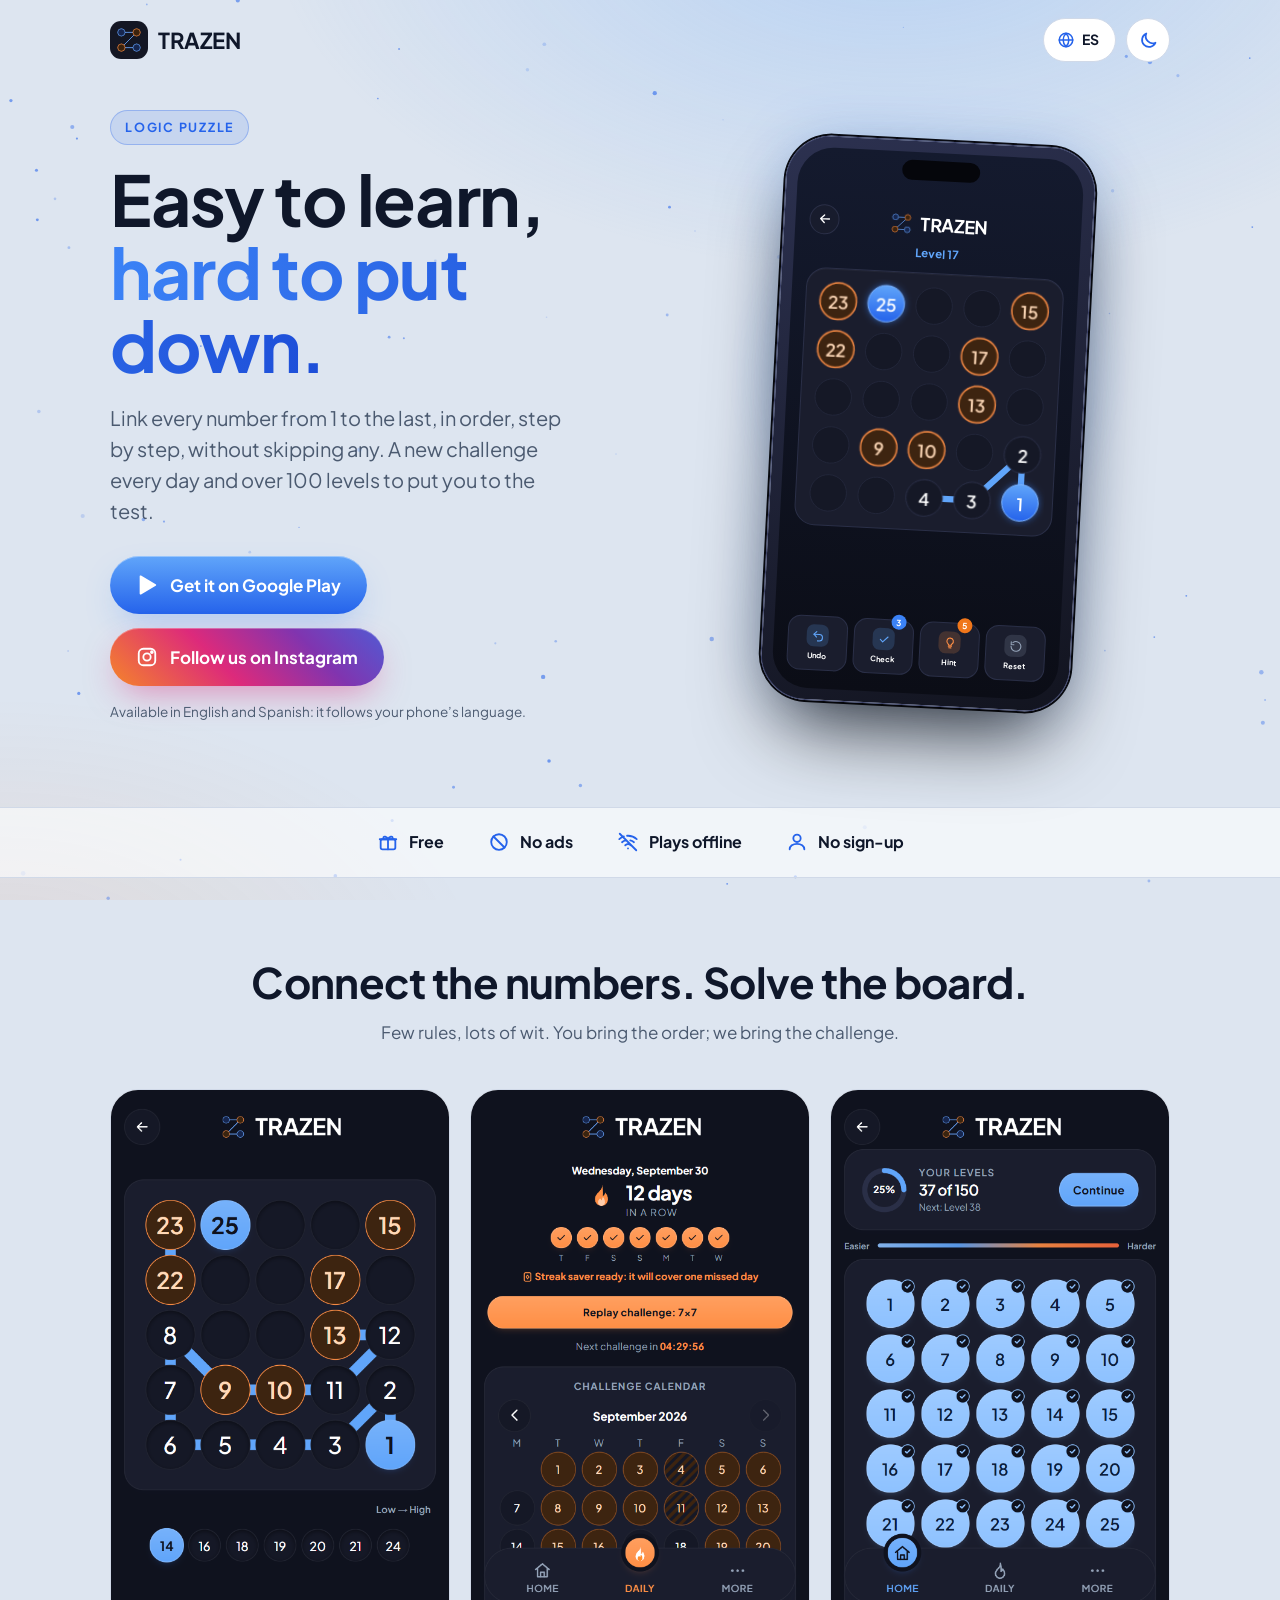
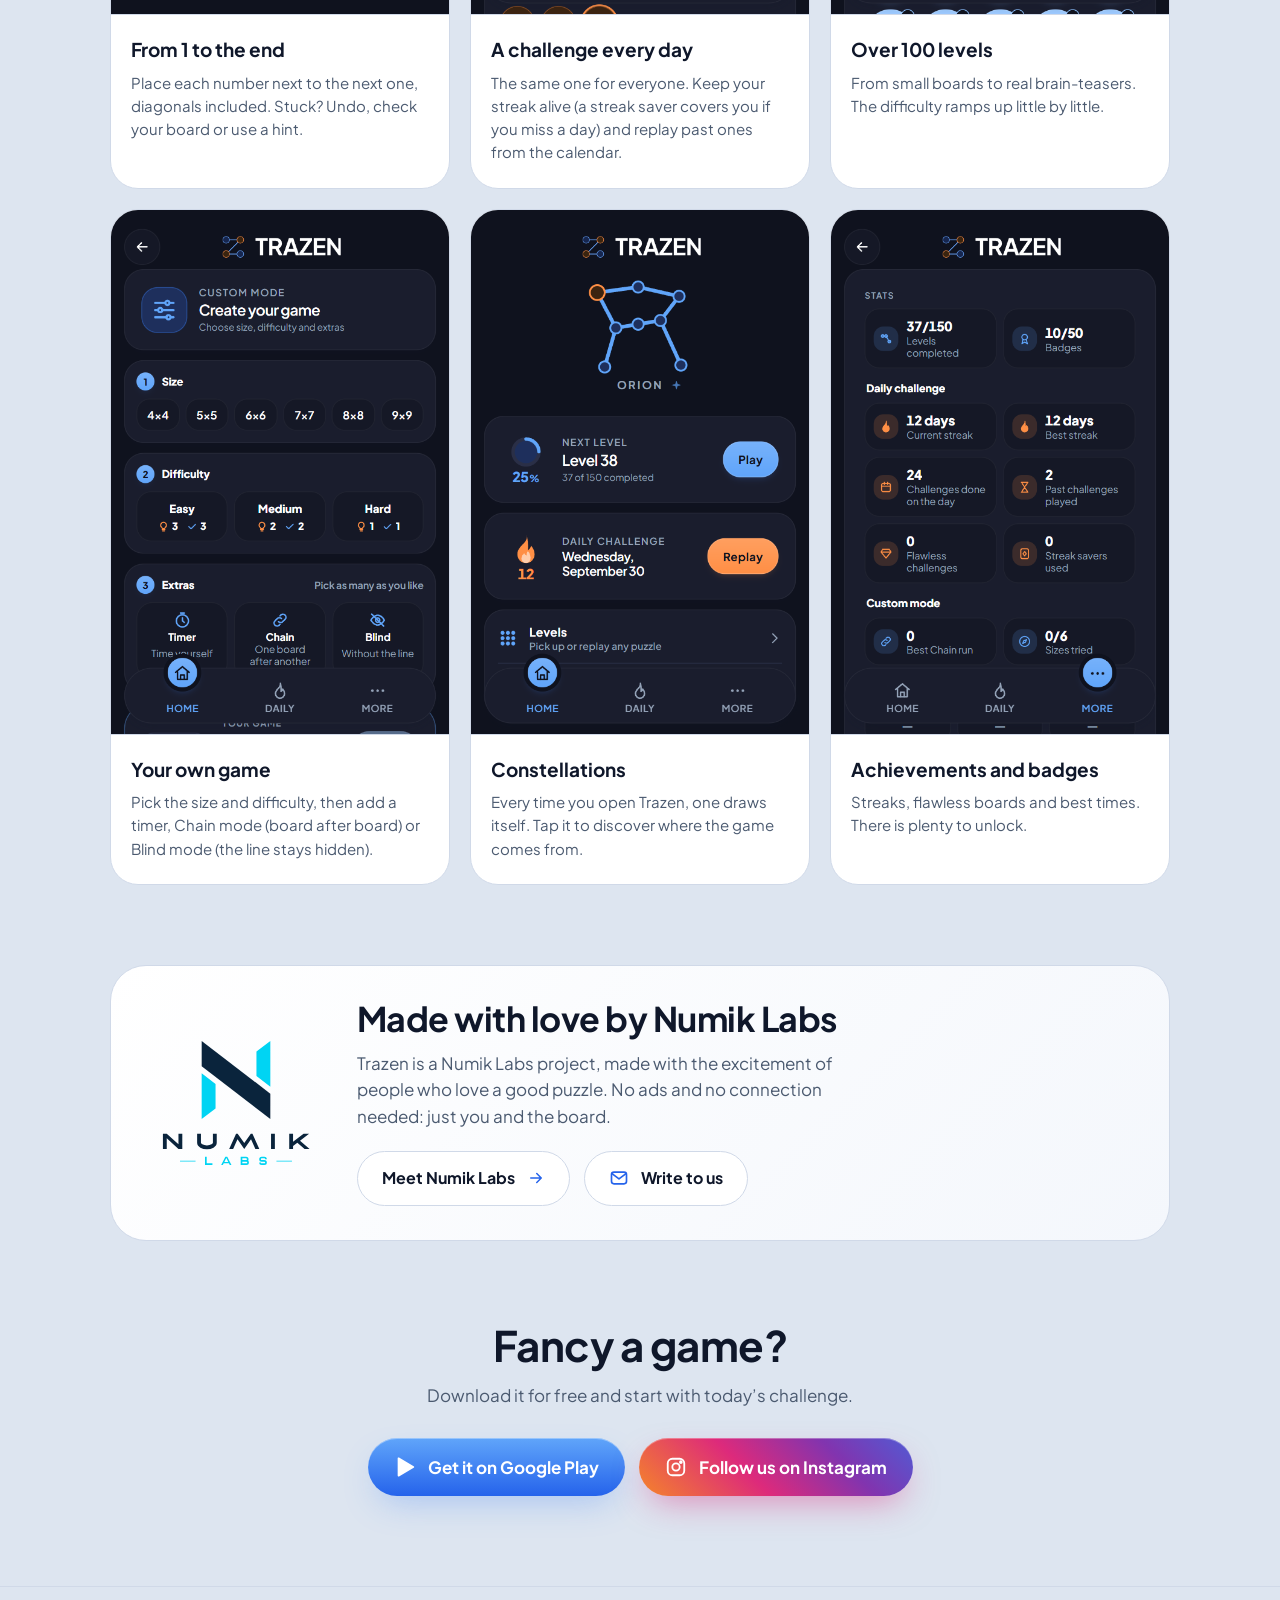
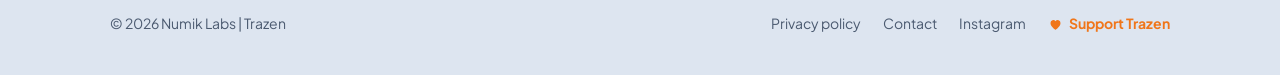
<file: trazen/en/index.html>
<!doctype html>
<html lang="en">
<head>
<meta charset="utf-8">
<meta name="viewport" content="width=device-width, initial-scale=1">
<title>Trazen: number path logic puzzle for Android</title>
<meta name="description" content="Trazen is a logic puzzle for Android: connect the numbers in order, with a new challenge every day. Free, no ads and playable offline.">
<meta name="theme-color" content="#0f121e">
<script>
  // Tema de la web: el del sistema; si alguien lo cambia con el botón de la cabecera, su elección se guarda
  // y manda (también en privacy.html, en la versión española y al volver). Va antes del CSS: sin destellos.
  (function () {
    var t = null;
    try { t = localStorage.getItem('trazen-web-tema'); } catch (e) {}
    if (t !== 'light' && t !== 'dark') t = matchMedia('(prefers-color-scheme: light)').matches ? 'light' : 'dark';
    document.documentElement.setAttribute('data-theme', t);
    document.querySelector('meta[name="theme-color"]').setAttribute('content', t === 'light' ? '#dde5f0' : '#0f121e');
  })();
</script>
<meta property="og:type" content="website">
<meta property="og:title" content="Trazen: number path logic puzzle for Android">
<meta property="og:locale" content="en_US">
<meta property="og:description" content="Connect the numbers in order. A new challenge every day, over 100 levels, free, no ads and playable offline.">
<meta property="og:image" content="https://numiklabs.github.io/trazen/en/img/og-trazen.png">
<meta property="og:image:width" content="1200">
<meta property="og:image:height" content="630">
<meta property="og:image:alt" content="Trazen: one puzzle, one path, one solution">
<meta name="twitter:card" content="summary_large_image">
<link rel="canonical" href="https://numiklabs.github.io/trazen/en/">
<link rel="alternate" hreflang="es" href="https://numiklabs.github.io/trazen/">
<link rel="alternate" hreflang="en" href="https://numiklabs.github.io/trazen/en/">
<link rel="alternate" hreflang="x-default" href="https://numiklabs.github.io/trazen/">
<link rel="icon" href="../img/favicon.svg" type="image/svg+xml">
<link rel="icon" href="../img/favicon-32.png" sizes="32x32" type="image/png">
<link rel="apple-touch-icon" href="../img/apple-touch-icon.png">
<script type="application/ld+json">
{
  "@context": "https://schema.org",
  "@type": "MobileApplication",
  "name": "Trazen",
  "alternateName": "Trazen: number path logic puzzle",
  "description": "Logic puzzle for Android: connect the numbers in order, with a new challenge every day and over 100 levels. Free, no ads, works offline, no sign-up.",
  "operatingSystem": "Android",
  "applicationCategory": "GameApplication",
  "genre": "Puzzle",
  "inLanguage": [
    "es",
    "en"
  ],
  "url": "https://numiklabs.github.io/trazen/en/",
  "image": "https://numiklabs.github.io/trazen/en/img/og-trazen.png",
  "downloadUrl": "https://play.google.com/store/apps/details?id=com.trazen.app",
  "offers": {
    "@type": "Offer",
    "price": "0",
    "priceCurrency": "EUR"
  },
  "author": {
    "@type": "Organization",
    "name": "Numik Labs",
    "url": "https://numiklabs.github.io/"
  }
}
</script>
<style>
  @font-face{font-family:'Plus Jakarta Sans';font-style:normal;font-weight:300 800;font-display:swap;src:url('../fonts/plus-jakarta-sans.woff2') format('woff2');}
  /* Colores: los mismos tokens que la app (según el sistema, o el elegido con el botón de la cabecera) */
  :root{
    color-scheme:dark;
    --bg:#0f121e; --panel:#1a1d2d; --panel-alt:#151826; --line:#2a2f47;
    --ink:#ffffff; --ink-dim:#94a3b8;
    --blue:#60a5fa; --blue-2:#2563eb; --blue-glow:rgba(59,130,246,.45);
    --orange:#ff8f45; --orange-soft:#3d2410; --orange-fg:#ffd9b8;
    --foco:#6aa7ff;
    --halo-azul:rgba(59,130,246,.28); --halo-naranja:rgba(255,143,69,.10);
    --titulo-a:#9cc8ff; --titulo-b:#4f86f7;
    --banda:rgba(26,29,45,.55); --numik-a:#1a1d2d; --numik-b:#171b2e;
    --glass:rgba(26,29,45,.72); --estrella:200,220,255;
    --radius:28px;
  }
  :root[data-theme="light"]{
    color-scheme:light;
    --bg:#dde5f0; --panel:#ffffff; --panel-alt:#f1f5f9; --line:#d0d9e8;
    --ink:#0f172a; --ink-dim:#4b5a70;
    --blue:#2563eb; --blue-2:#1d4ed8; --blue-glow:rgba(59,130,246,.35);
    --orange:#f0761a; --orange-soft:#ffedd5; --orange-fg:#8a3a05;
    --foco:#2563eb;
    --halo-azul:rgba(96,165,250,.30); --halo-naranja:rgba(240,118,26,.10);
    --titulo-a:#3b82f6; --titulo-b:#1d4ed8;
    --banda:rgba(255,255,255,.6); --numik-a:#ffffff; --numik-b:#f4f7fc;
    --glass:rgba(255,255,255,.85); --estrella:37,99,235;
  }
  *{ box-sizing:border-box; }
  html{ scroll-behavior:smooth; }
  body{
    margin:0; background:var(--bg); color:var(--ink);
    font-family:'Plus Jakarta Sans',system-ui,-apple-system,'Segoe UI',Roboto,sans-serif;
    line-height:1.55; -webkit-font-smoothing:antialiased; overflow-x:hidden;
  }
  a{ color:inherit; }
  img{ max-width:100%; display:block; }
  .wrap{ width:100%; max-width:1100px; margin:0 auto; padding:0 20px; }

  /* Fondo: halo azul arriba y destello naranja abajo */
  body::before{
    content:""; position:fixed; inset:0; z-index:-2; pointer-events:none;
    background:
      radial-gradient(900px 520px at 70% -10%, var(--halo-azul), transparent 70%),
      radial-gradient(700px 420px at 0% 110%, var(--halo-naranja), transparent 70%);
  }
  #estrellas{ position:fixed; inset:0; width:100%; height:100%; z-index:-1; pointer-events:none; }

  /* Cabecera */
  header.top{ display:flex; align-items:center; justify-content:space-between; padding:18px 0; }
  .marca{ display:flex; align-items:center; gap:10px; font-weight:700; font-size:22px; letter-spacing:-.02em; text-decoration:none; }
  .marca svg{ width:34px; height:34px; }
  /* En claro el logo va sobre pastilla oscura, como en la cabecera de la app */
  [data-theme="light"] .marca svg{ width:38px; height:38px; padding:4px; border-radius:11px; background:#141724; }
  /* Botón de tema: muestra lo que hace al pulsarlo (sol en oscuro → claro; luna en claro → oscuro) */
  .btn-tema{
    width:44px; height:44px; border-radius:50%; display:grid; place-items:center; padding:0; cursor:pointer;
    background:var(--panel); border:1px solid var(--line); color:var(--orange);
    transition:border-color .2s, transform .2s, color .2s;
  }
  .btn-tema:hover{ border-color:var(--blue); transform:translateY(-1px); }
  .btn-tema svg{ width:21px; height:21px; fill:none; stroke:currentColor; stroke-width:2; stroke-linecap:round; stroke-linejoin:round; }
  .btn-tema .luna, [data-theme="light"] .btn-tema .sol{ display:none; }
  [data-theme="light"] .btn-tema .luna{ display:block; }
  [data-theme="light"] .btn-tema{ color:var(--blue); }
  /* Idioma: píldora con el globo y el idioma al que lleva (EN en la española, ES en la inglesa) */
  .acciones-top{ display:flex; align-items:center; gap:10px; }
  .btn-idioma{
    height:44px; padding:0 15px 0 13px; border-radius:999px; display:inline-flex; align-items:center; gap:7px;
    background:var(--panel); border:1px solid var(--line); color:var(--ink); font-weight:700; font-size:14px;
    letter-spacing:.04em; text-decoration:none; transition:border-color .2s, transform .2s;
  }
  .btn-idioma:hover{ border-color:var(--blue); transform:translateY(-1px); }
  .btn-idioma svg{ width:18px; height:18px; fill:none; stroke:var(--blue); stroke-width:2; stroke-linecap:round; stroke-linejoin:round; }

  /* Botones */
  .botones{ display:flex; flex-wrap:wrap; gap:14px; margin-top:30px; }
  .btn{
    display:inline-flex; align-items:center; gap:12px; text-decoration:none; font-weight:700; font-size:17px;
    padding:16px 26px; border-radius:999px; transition:transform .2s, box-shadow .2s;
  }
  .btn svg{ width:22px; height:22px; flex:none; }
  .btn:hover{ transform:translateY(-2px); }
  .btn:focus-visible, .btn-tema:focus-visible, .btn-idioma:focus-visible, footer a:focus-visible{ outline:3px solid var(--foco); outline-offset:3px; }
  .btn-play{
    background:linear-gradient(180deg,#60a5fa,#2563eb); color:#fff;
    box-shadow:0 14px 34px -10px var(--blue-glow), inset 0 1px 0 rgba(255,255,255,.35);
  }
  .btn-play:hover{ box-shadow:0 18px 40px -8px var(--blue-glow), inset 0 1px 0 rgba(255,255,255,.35); }
  .btn-insta{
    background:linear-gradient(45deg,#f58529 0%,#dd2a7b 40%,#8134af 72%,#515bd4 100%); color:#fff;
    box-shadow:0 14px 34px -10px rgba(221,42,123,.5), inset 0 1px 0 rgba(255,255,255,.3);
  }
  .btn-insta:hover{ box-shadow:0 18px 40px -8px rgba(221,42,123,.6), inset 0 1px 0 rgba(255,255,255,.3); }

  /* Hero */
  .hero{ display:grid; grid-template-columns:1.05fr .95fr; gap:40px; align-items:center; padding:30px 0 70px; }
  .etiqueta{
    display:inline-block; font-size:12.5px; font-weight:700; letter-spacing:.14em; text-transform:uppercase;
    color:var(--blue); background:color-mix(in srgb, var(--blue) 12%, transparent); border:1px solid color-mix(in srgb, var(--blue) 30%, transparent);
    padding:7px 14px; border-radius:999px;
  }
  h1{ font-size:clamp(40px,6.4vw,70px); line-height:1.04; letter-spacing:-.02em; margin:18px 0 0; font-weight:700; }
  h1 em{
    font-style:normal;
    background:linear-gradient(90deg,var(--titulo-a),var(--titulo-b)); -webkit-background-clip:text; background-clip:text; color:transparent;
  }
  .sub{ font-size:clamp(17px,2.2vw,20px); color:var(--ink-dim); max-width:470px; margin:20px 0 0; }
  .aviso{ margin-top:16px; font-size:13.5px; color:var(--ink-dim); }

  /* Móvil del hero */
  .escena{ display:flex; justify-content:center; position:relative; }
  .escena::before{
    content:""; position:absolute; width:78%; aspect-ratio:1; top:8%; border-radius:50%;
    background:radial-gradient(closest-side, rgba(59,130,246,.35), transparent); filter:blur(18px);
  }
  .movil{
    position:relative; width:min(310px,72vw); aspect-ratio:9/16.4; border-radius:46px; padding:11px;
    background:linear-gradient(160deg,#2c3150,#12141f); border:1px solid #3a4066;
    box-shadow:0 40px 80px -20px rgba(0,0,0,.8), 0 0 0 2px #0a0c14, 0 0 60px -10px var(--blue-glow);
    transform:rotate(3deg); animation:flota 6s ease-in-out infinite;
  }
  @keyframes flota{ 0%,100%{ transform:rotate(3deg) translateY(0);} 50%{ transform:rotate(3deg) translateY(-12px);} }
  .movil::before{ /* altavoz / cámara */
    content:""; position:absolute; top:19px; left:50%; width:78px; height:20px; transform:translateX(-50%);
    background:#05060b; border-radius:999px; z-index:3;
  }
  .pantalla{
    width:100%; height:100%; border-radius:36px; overflow:hidden; position:relative;
    background:linear-gradient(180deg,#141a2e,#0b0d16); display:flex; flex-direction:column; align-items:center;
    padding:58px 14px 18px;
  }
  /* La pantalla del móvil copia la de juego de la app en inglés (tema oscuro, nivel 17), siempre en oscuro */
  .pantalla{ color:#fff; }
  .pantalla .cab{ position:relative; width:100%; display:flex; align-items:center; justify-content:center; gap:7px; font-weight:700; font-size:18px; letter-spacing:-.02em; }
  .pantalla .cab > svg{ width:24px; height:24px; }
  .pantalla .volver{
    position:absolute; left:0; top:50%; transform:translateY(-50%); width:30px; height:30px; border-radius:50%;
    display:grid; place-items:center; background:rgba(26,29,45,.8); border:1px solid #2a2f47;
  }
  .pantalla .volver svg{ width:15px; height:15px; fill:none; stroke:#fff; stroke-width:2.2; stroke-linecap:round; stroke-linejoin:round; }
  .pantalla .nivel{ margin-top:6px; font-size:11.5px; font-weight:700; color:#60a5fa; }
  .tablero-caja{
    margin-top:10px; width:100%; background:#1a1d2d; border:1px solid #2a2f47; border-radius:20px; padding:8px;
    box-shadow:inset 0 1px 0 rgba(255,255,255,.04);
  }
  #tablero{ width:100%; height:auto; display:block; }
  .pantalla .estado{
    margin-top:12px; height:20px; font-weight:800; font-size:15px; color:#60a5fa; opacity:0; transform:translateY(8px);
    transition:opacity .5s, transform .5s;
  }
  .pantalla .estado.on{ opacity:1; transform:none; }
  .pantalla .acciones{ margin-top:auto; width:100%; display:grid; grid-template-columns:repeat(4,1fr); gap:6px; }
  .pantalla .acc{
    position:relative; display:flex; flex-direction:column; align-items:center; gap:4px; padding:8px 2px 7px;
    border-radius:13px; background:#1a1d2d; border:1px solid #2a2f47; font-size:7.5px; font-weight:700; color:#fff;
  }
  .pantalla .acc i{ --c:#60a5fa; width:22px; height:22px; border-radius:7px; display:grid; place-items:center; background:color-mix(in srgb, var(--c) 18%, transparent); color:var(--c); }
  .pantalla .acc i.naranja{ --c:#ff8f45; } .pantalla .acc i.gris{ --c:#94a3b8; }
  .pantalla .acc svg{ width:13px; height:13px; fill:none; stroke:currentColor; stroke-width:2; stroke-linecap:round; stroke-linejoin:round; }
  .pantalla .acc b{
    position:absolute; top:-6px; right:7px; min-width:15px; height:15px; border-radius:99px; font-size:8.5px; line-height:15px;
    text-align:center; color:#fff; background:#3b82f6;
  }
  .pantalla .acc b.naranja{ background:#f0761a; }

  /* Celdas del SVG: vacías hundidas, pistas naranjas, extremos (1 y último) en azul y el resto oscuras */
  .c-vacia{ fill:#151826; stroke:#22263a; stroke-width:2; }
  .c-pista{ fill:#3d2410; stroke:#ff8f45; stroke-width:3; }
  .c-user{ fill:#151826; stroke:#2a2f47; stroke-width:2; }
  .c-extremo{ fill:url(#azul); stroke:#7db4ff; stroke-width:2; filter:drop-shadow(0 0 8px rgba(59,130,246,.55)); }
  .num{ font:600 36px 'Plus Jakarta Sans',sans-serif; text-anchor:middle; dominant-baseline:central; }
  .n-pista{ fill:#ffd9b8; }
  .n-user{ fill:#fff; }
  .nodo{ transform-box:fill-box; transform-origin:center; }
  .nodo.pop{ animation:pop .45s cubic-bezier(.2,1.6,.4,1) both; }
  @keyframes pop{ 0%{ transform:scale(.2); opacity:0;} 100%{ transform:scale(1); opacity:1;} }
  .linea{ stroke:#60a5fa; stroke-width:13; stroke-linecap:butt; }
  .linea.dibuja{ animation:dibuja .22s linear both; }
  @keyframes dibuja{ to{ stroke-dashoffset:0; } }
  #tablero.resuelto .c-user{ stroke:#60a5fa; transition:stroke .4s; }
  #tablero.resuelto .linea{ stroke:#9cc8ff; }

  /* Promesas */
  .promesas{ border-top:1px solid var(--line); border-bottom:1px solid var(--line); background:var(--banda); }
  .promesas ul{ list-style:none; margin:0; padding:22px 0; display:flex; flex-wrap:wrap; justify-content:center; gap:14px 44px; }
  .promesas li{ display:flex; align-items:center; gap:10px; font-weight:700; font-size:16px; }
  .promesas li svg{ width:22px; height:22px; flex:none; fill:none; stroke:var(--blue); stroke-width:2; stroke-linecap:round; stroke-linejoin:round; }

  /* Secciones */
  section{ padding:80px 0 0; }
  h2{ font-size:clamp(28px,4.2vw,42px); line-height:1.12; letter-spacing:-.015em; margin:0; font-weight:700; text-align:center; }
  .lead{ text-align:center; color:var(--ink-dim); max-width:560px; margin:14px auto 0; font-size:17px; }

  .rejilla{ display:grid; grid-template-columns:repeat(3,1fr); gap:20px; margin-top:44px; }
  .tarjeta{
    background:var(--panel); border:1px solid var(--line); border-radius:var(--radius); overflow:hidden;
    display:flex; flex-direction:column; transition:transform .25s, border-color .25s;
  }
  .tarjeta:hover{ transform:translateY(-6px); border-color:var(--blue); }
  .tarjeta .foto{ aspect-ratio:560/870; overflow:hidden; background:var(--panel-alt); border-bottom:1px solid var(--line); }
  .tarjeta .foto img{ width:100%; height:100%; object-fit:cover; object-position:top; }
  .tarjeta .txt{ padding:20px 20px 24px; }
  .tarjeta h3{ margin:0 0 6px; font-size:19px; }
  .tarjeta p{ margin:0; color:var(--ink-dim); font-size:15px; }

  /* Numik Labs */
  .numik{
    display:grid; grid-template-columns:auto 1fr; gap:36px; align-items:center;
    background:linear-gradient(135deg,var(--numik-a),var(--numik-b)); border:1px solid var(--line); border-radius:36px; padding:34px 40px;
  }
  .numik .logo{ padding:6px 10px; }
  .numik .logo img{ width:150px; height:auto; }
  .numik .numik-claro, [data-theme="light"] .numik .numik-oscuro{ display:none; }
  [data-theme="light"] .numik .numik-claro{ display:block; }
  .numik h2{ text-align:left; font-size:clamp(24px,3.4vw,34px); }
  .numik p{ margin:12px 0 0; color:var(--ink-dim); font-size:17px; max-width:520px; }
  .enlaces-numik{ margin-top:22px; }
  .btn-sec{ background:var(--panel); color:var(--ink); border:1px solid var(--line); padding:14px 24px; font-size:16px; }
  .btn-sec:hover{ border-color:var(--blue); }
  .btn-sec svg{ width:20px; height:20px; fill:none; stroke:var(--blue); stroke-width:2; stroke-linecap:round; stroke-linejoin:round; }
  .btn-sec .flecha{ width:18px; height:18px; transition:transform .2s; }
  .btn-sec:hover .flecha{ transform:translateX(3px); }

  /* Cierre */
  .cierre{ text-align:center; padding-bottom:20px; }
  .cierre .botones{ justify-content:center; }

  footer{ margin-top:70px; border-top:1px solid var(--line); padding:26px 0 40px; color:var(--ink-dim); font-size:14px; }
  footer .wrap{ display:flex; flex-wrap:wrap; justify-content:space-between; gap:12px 24px; }
  footer nav{ display:flex; gap:22px; flex-wrap:wrap; }
  footer a{ text-decoration:none; }
  footer a:hover{ color:var(--ink); text-decoration:underline; }
  footer .apoya{ display:inline-flex; align-items:center; gap:6px; color:var(--orange); font-weight:700; }
  footer .apoya svg{ width:15px; height:15px; fill:currentColor; }

  /* Volver arriba: círculo de cristal con la flecha azul; aparece al bajar */
  .arriba{
    position:fixed; right:max(18px, env(safe-area-inset-right)); bottom:max(18px, env(safe-area-inset-bottom)); z-index:20;
    width:48px; height:48px; border-radius:50%; display:grid; place-items:center;
    background:var(--glass); border:1px solid var(--line); color:var(--blue);
    -webkit-backdrop-filter:blur(14px); backdrop-filter:blur(14px);
    box-shadow:0 12px 28px -10px rgba(0,0,0,.45);
    opacity:0; visibility:hidden; transform:translateY(12px);
    transition:opacity .25s, transform .25s, visibility .25s, border-color .2s;
  }
  .arriba.on{ opacity:1; visibility:visible; transform:none; }
  .arriba:hover{ border-color:var(--blue); }
  .arriba:focus-visible{ outline:3px solid var(--foco); outline-offset:3px; }
  .arriba svg{ width:22px; height:22px; fill:none; stroke:currentColor; stroke-width:2.2; stroke-linecap:round; stroke-linejoin:round; }

  /* Entrada suave al hacer scroll */
  .rev{ opacity:0; transform:translateY(22px); transition:opacity .7s, transform .7s; }
  .rev.in{ opacity:1; transform:none; }

  @media (max-width:900px){ .rejilla{ grid-template-columns:repeat(2,1fr); } }
  @media (max-width:820px){
    .hero{ grid-template-columns:1fr; text-align:center; padding-top:10px; }
    .hero .sub{ margin-left:auto; margin-right:auto; }
    .botones{ justify-content:center; }
    .numik{ grid-template-columns:1fr; text-align:center; padding:30px 24px; justify-items:center; }
    .numik h2{ text-align:center; }
    .enlaces-numik{ justify-content:center; }
  }
  @media (max-width:560px){
    .rejilla{ grid-template-columns:1fr; }
    .btn{ width:100%; justify-content:center; }
  }
  @media (prefers-reduced-motion:reduce){
    html{ scroll-behavior:auto; }
    .movil{ animation:none; }
    .rev{ opacity:1; transform:none; transition:none; }
    .nodo.pop, .linea.dibuja{ animation:none; }
    #estrellas{ display:none; }
  }
</style>
</head>
<body>
<canvas id="estrellas" aria-hidden="true"></canvas>

<div class="wrap">
  <header class="top">
    <a class="marca" href="#" aria-label="Trazen">
      <svg viewBox="0 0 60 60" aria-hidden="true"><use href="#logo"/></svg>TRAZEN
    </a>
    <div class="acciones-top">
      <a class="btn-idioma" href="../" hreflang="es" lang="es" aria-label="Leer en español">
        <svg viewBox="0 0 24 24" aria-hidden="true"><circle cx="12" cy="12" r="9"/><path d="M3 12h18M12 3c2.5 2.6 3.8 5.6 3.8 9s-1.3 6.4-3.8 9c-2.5-2.6-3.8-5.6-3.8-9S9.5 5.6 12 3z"/></svg>ES
      </a>
      <button class="btn-tema" id="btnTema" type="button" aria-label="Switch to light theme">
        <svg class="sol" viewBox="0 0 24 24" aria-hidden="true"><circle cx="12" cy="12" r="4"/><path d="M12 2v3M12 19v3M2 12h3M19 12h3M4.9 4.9l2.1 2.1M17 17l2.1 2.1M4.9 19.1 7 17M17 7l2.1-2.1"/></svg>
        <svg class="luna" viewBox="0 0 24 24" aria-hidden="true"><path d="M20 14.5A8 8 0 0 1 9.5 4a8 8 0 1 0 10.5 10.5z"/></svg>
      </button>
    </div>
  </header>

  <main>
    <div class="hero">
      <div>
        <span class="etiqueta">Logic puzzle</span>
        <h1>Easy to learn, <em>hard to put down.</em></h1>
        <p class="sub">Link every number from 1 to the last, in order, step by step, without skipping any. A new challenge every day and over 100 levels to put you to the test.</p>
        <div class="botones">
          <a class="btn btn-play" href="https://play.google.com/store/apps/details?id=com.trazen.app&amp;hl=en&amp;referrer=utm_source%3Dweb%26utm_campaign%3Dlanding_en" target="_blank" rel="noopener">
            <svg viewBox="0 0 24 24" fill="currentColor" aria-hidden="true"><path d="M4 2.6v18.8a1 1 0 0 0 1.5.87l16-9.4a1 1 0 0 0 0-1.74l-16-9.4A1 1 0 0 0 4 2.6z"/></svg>
            Get it on Google Play
          </a>
          <a class="btn btn-insta" href="https://www.instagram.com/trazenapp/" target="_blank" rel="noopener">
            <svg viewBox="0 0 24 24" fill="none" stroke="currentColor" stroke-width="2" stroke-linecap="round" stroke-linejoin="round" aria-hidden="true"><rect x="3" y="3" width="18" height="18" rx="5"/><circle cx="12" cy="12" r="4"/><circle cx="17.3" cy="6.7" r="1" fill="currentColor"/></svg>
            Follow us on Instagram
          </a>
        </div>
        <p class="aviso">Available in English and Spanish: it follows your phone’s language.</p>
      </div>

      <div class="escena">
        <div class="movil" role="img" aria-label="Phone showing a Trazen board that solves itself">
          <div class="pantalla">
            <div class="cab">
              <span class="volver"><svg viewBox="0 0 24 24"><path d="M19 12H5M11 6l-6 6 6 6"/></svg></span>
              <svg viewBox="0 0 60 60" aria-hidden="true"><use href="#logo"/></svg>TRAZEN
            </div>
            <div class="nivel">Level 17</div>
            <div class="tablero-caja">
              <svg id="tablero" viewBox="0 0 500 500" aria-hidden="true">
                <defs>
                  <linearGradient id="azul" x1="0" y1="0" x2="0" y2="1"><stop offset="0" stop-color="#60a5fa"/><stop offset="1" stop-color="#2563eb"/></linearGradient>
                </defs>
                <g id="capaCeldas"></g>
                <g id="capaLineas"></g>
                <g id="capaNodos"></g>
              </svg>
            </div>
            <div class="estado" id="estado">Board solved!</div>
            <div class="acciones">
              <span class="acc"><i><svg viewBox="0 0 24 24"><path d="M9 14 4 9l5-5"/><path d="M4 9h10a6 6 0 0 1 0 12h-3"/></svg></i>Undo</span>
              <span class="acc"><i><svg viewBox="0 0 24 24"><path d="m5 12 4.5 4.5L19 7"/></svg></i><b>3</b>Check</span>
              <span class="acc"><i class="naranja"><svg viewBox="0 0 24 24"><path d="M9 18h6M10 21h4"/><path d="M12 3a6 6 0 0 0-3.6 10.8c.7.6 1.1 1.3 1.1 2.2h5c0-.9.4-1.6 1.1-2.2A6 6 0 0 0 12 3z"/></svg></i><b class="naranja">5</b>Hint</span>
              <span class="acc"><i class="gris"><svg viewBox="0 0 24 24"><path d="M3 12a9 9 0 1 0 3-6.7"/><path d="M3 4v5h5"/></svg></i>Reset</span>
            </div>
          </div>
        </div>
      </div>
    </div>
  </main>
</div>

<div class="promesas">
  <div class="wrap">
    <ul>
      <li><svg aria-hidden="true"><use href="#i-gift"/></svg> Free</li>
      <li><svg aria-hidden="true"><use href="#i-ban"/></svg> No ads</li>
      <li><svg aria-hidden="true"><use href="#i-wifioff"/></svg> Plays offline</li>
      <li><svg aria-hidden="true"><use href="#i-user"/></svg> No sign-up</li>
    </ul>
  </div>
</div>

<div class="wrap">
  <section>
    <h2 class="rev">Connect the numbers. Solve the board.</h2>
    <p class="lead rev">Few rules, lots of wit. You bring the order; we bring the challenge.</p>
    <div class="rejilla">
      <article class="tarjeta rev">
        <div class="foto"><img src="img/reto.png" alt="Level 17 board half solved, with the number tray" loading="lazy"></div>
        <div class="txt"><h3>From 1 to the end</h3><p>Place each number next to the next one, diagonals included. Stuck? Undo, check your board or use a hint.</p></div>
      </article>
      <article class="tarjeta rev">
        <div class="foto"><img src="img/diario.png" alt="12-day streak with the streak saver ready and the challenge calendar" loading="lazy"></div>
        <div class="txt"><h3>A challenge every day</h3><p>The same one for everyone. Keep your streak alive (a streak saver covers you if you miss a day) and replay past ones from the calendar.</p></div>
      </article>
      <article class="tarjeta rev">
        <div class="foto"><img src="img/niveles.png" alt="Level panel: 37 of 150 completed" loading="lazy"></div>
        <div class="txt"><h3>Over 100 levels</h3><p>From small boards to real brain-teasers. The difficulty ramps up little by little.</p></div>
      </article>
      <article class="tarjeta rev">
        <div class="foto"><img src="img/personalizado.png" alt="Custom mode: size, difficulty and extras" loading="lazy"></div>
        <div class="txt"><h3>Your own game</h3><p>Pick the size and difficulty, then add a timer, Chain mode (board after board) or Blind mode (the line stays hidden).</p></div>
      </article>
      <article class="tarjeta rev">
        <div class="foto"><img src="img/inicio.png" alt="Home screen with the Orion constellation drawing itself" loading="lazy"></div>
        <div class="txt"><h3>Constellations</h3><p>Every time you open Trazen, one draws itself. Tap it to discover where the game comes from.</p></div>
      </article>
      <article class="tarjeta rev">
        <div class="foto"><img src="img/logros.png" alt="Achievements and badges screen" loading="lazy"></div>
        <div class="txt"><h3>Achievements and badges</h3><p>Streaks, flawless boards and best times. There is plenty to unlock.</p></div>
      </article>
    </div>
  </section>

  <section>
    <div class="numik rev">
      <div class="logo">
        <img class="numik-oscuro" src="../img/numik-labs-dark.svg" alt="Numik Labs logo" width="627" height="526" loading="lazy">
        <img class="numik-claro" src="../img/numik-labs-light.svg" alt="Numik Labs logo" width="627" height="526" loading="lazy">
      </div>
      <div>
        <h2>Made with love by Numik Labs</h2>
        <p>Trazen is a Numik Labs project, made with the excitement of people who love a good puzzle. No ads and no connection needed: just you and the board.</p>
        <div class="botones enlaces-numik">
          <a class="btn btn-sec" href="../../en/">Meet Numik Labs<svg class="flecha" viewBox="0 0 24 24" aria-hidden="true"><path d="M5 12h14M13 6l6 6-6 6"/></svg></a>
          <a class="btn btn-sec" href="mailto:numiklabs@gmail.com"><svg viewBox="0 0 24 24" aria-hidden="true"><rect x="3" y="5" width="18" height="14" rx="3"/><path d="m4 7 8 6 8-6"/></svg>Write to us</a>
        </div>
      </div>
    </div>
  </section>

  <section class="cierre" id="descargar">
    <h2 class="rev">Fancy a game?</h2>
    <p class="lead rev">Download it for free and start with today’s challenge.</p>
    <div class="botones rev">
      <a class="btn btn-play" href="https://play.google.com/store/apps/details?id=com.trazen.app&amp;hl=en&amp;referrer=utm_source%3Dweb%26utm_campaign%3Dlanding_en_cierre" target="_blank" rel="noopener">
        <svg viewBox="0 0 24 24" fill="currentColor" aria-hidden="true"><path d="M4 2.6v18.8a1 1 0 0 0 1.5.87l16-9.4a1 1 0 0 0 0-1.74l-16-9.4A1 1 0 0 0 4 2.6z"/></svg>
        Get it on Google Play
      </a>
      <a class="btn btn-insta" href="https://www.instagram.com/trazenapp/" target="_blank" rel="noopener">
        <svg viewBox="0 0 24 24" fill="none" stroke="currentColor" stroke-width="2" stroke-linecap="round" stroke-linejoin="round" aria-hidden="true"><rect x="3" y="3" width="18" height="18" rx="5"/><circle cx="12" cy="12" r="4"/><circle cx="17.3" cy="6.7" r="1" fill="currentColor"/></svg>
        Follow us on Instagram
      </a>
    </div>
  </section>
</div>

<footer>
  <div class="wrap">
    <span>© 2026 Numik Labs | Trazen</span>
    <nav>
      <a href="privacy.html">Privacy policy</a>
      <a href="mailto:numiklabs@gmail.com">Contact</a>
      <a href="https://www.instagram.com/trazenapp/" target="_blank" rel="noopener">Instagram</a>
      <a class="apoya" href="https://ko-fi.com/numiklabs/" target="_blank" rel="noopener"><svg aria-hidden="true"><use href="#i-heart"/></svg>Support Trazen</a>
    </nav>
  </div>
</footer>

<a class="arriba" id="arriba" href="#" aria-label="Back to top"><svg viewBox="0 0 24 24" aria-hidden="true"><path d="M12 19V5M6 11l6-6 6 6"/></svg></a>

<svg width="0" height="0" style="position:absolute" aria-hidden="true">
  <defs>
    <!-- Logo maestro (brand/logo/trazen-logo-mark-dark.svg, la misma geometría que la app) -->
    <filter id="brillo-logo" x="-60%" y="-60%" width="220%" height="220%">
      <feGaussianBlur stdDeviation="16" result="blur"/>
      <feMerge><feMergeNode in="blur"/><feMergeNode in="SourceGraphic"/></feMerge>
    </filter>
    <symbol id="logo" viewBox="0 0 1024 1024">
      <path d="M 252 252 L 772 252 L 252 772 L 772 772" stroke="#6aa7ff" stroke-width="30" stroke-linecap="round" stroke-linejoin="round" fill="none" opacity="0.95"/>
      <g filter="url(#brillo-logo)"><circle cx="252" cy="252" r="122" fill="#16264f" stroke="#6aa7ff" stroke-width="18"/></g>
      <g filter="url(#brillo-logo)"><circle cx="772" cy="252" r="122" fill="#3a2410" stroke="#ff8f45" stroke-width="18"/></g>
      <g filter="url(#brillo-logo)"><circle cx="252" cy="772" r="122" fill="#3a2410" stroke="#ff8f45" stroke-width="18"/></g>
      <g filter="url(#brillo-logo)"><circle cx="772" cy="772" r="122" fill="#16264f" stroke="#6aa7ff" stroke-width="18"/></g>
    </symbol>
    <!-- Iconos de línea, con el trazo de los de la app (lock y heart son los del sprite de la app) -->
    <symbol id="i-gift" viewBox="0 0 24 24"><rect x="4" y="9" width="16" height="11" rx="2"/><path d="M3 9h18M12 9v11M12 9c-1.5-3-5-4-5-1.5S10 9 12 9zM12 9c1.5-3 5-4 5-1.5S14 9 12 9z"/></symbol>
    <symbol id="i-ban" viewBox="0 0 24 24"><circle cx="12" cy="12" r="8.5"/><path d="M6 6l12 12"/></symbol>
    <symbol id="i-wifioff" viewBox="0 0 24 24"><path d="M2.5 8.8a14 14 0 0 1 5-2.9M11 5.2a14 14 0 0 1 10.5 3.6M5.5 12.2a9 9 0 0 1 4-2M14.5 10.3a9 9 0 0 1 4 1.9M9 15.6a4.5 4.5 0 0 1 6 0M12 19h.01M3 3l18 18"/></symbol>
    <symbol id="i-user" viewBox="0 0 24 24"><circle cx="12" cy="8" r="4"/><path d="M4 20c0-3.6 3.6-6 8-6s8 2.4 8 6"/></symbol>
    <symbol id="i-heart" viewBox="0 0 24 24"><path d="M12 20.5s-8-4.9-8-11a4.5 4.5 0 0 1 8-2.8 4.5 4.5 0 0 1 8 2.8c0 6.1-8 11-8 11z"/></symbol>
  </defs>
</svg>

<script>
'use strict';
const reducir = matchMedia('(prefers-reduced-motion: reduce)').matches;

// ===== Origen de la visita: ?utm_source=instagram pasa a los botones de Google Play (sin etiqueta: «web») =====
(() => {
  const origen = new URLSearchParams(location.search).get('utm_source');
  if (!origen || !/^[a-z0-9_-]{1,30}$/i.test(origen)) return;
  document.querySelectorAll('a.btn-play').forEach(a => {
    a.href = a.href.replace('utm_source%3Dweb', 'utm_source%3D' + encodeURIComponent(origen.toLowerCase()));
  });
  // al cambiar de idioma, la etiqueta viaja con la visita
  document.querySelectorAll('a.btn-idioma').forEach(a => {
    a.href = a.href.split('?')[0] + '?utm_source=' + encodeURIComponent(origen.toLowerCase());
  });
})();

// ===== Tablero del hero: nivel 17 (5×5), resuelto paso a paso =====
const SOLUCION = [[23,25,18,16,15],[22,24,19,17,14],[8,21,20,13,12],[7,9,10,11,2],[6,5,4,3,1]];
const PISTAS   = [[23,25,0,0,15],[22,0,0,17,0],[0,0,0,13,0],[0,9,10,0,0],[0,0,0,0,1]];
const N = 5, TOTAL = N * N, CELDA = 100;
const NS = 'http://www.w3.org/2000/svg';
const POS = [], ES_PISTA = [];
SOLUCION.forEach((fila, r) => fila.forEach((v, c) => { POS[v] = [r, c]; ES_PISTA[v] = PISTAS[r][c] === v; }));
const centro = n => [POS[n][1] * CELDA + CELDA / 2, POS[n][0] * CELDA + CELDA / 2];
const el = (tag, attrs, padre) => {
  const e = document.createElementNS(NS, tag);
  for (const k in attrs) e.setAttribute(k, attrs[k]);
  if (padre) padre.appendChild(e);
  return e;
};

const capaCeldas = document.getElementById('capaCeldas');
const capaLineas = document.getElementById('capaLineas');
const capaNodos = document.getElementById('capaNodos');
const tablero = document.getElementById('tablero');
const estado = document.getElementById('estado');
const nodos = [], lineas = [];

for (let r = 0; r < N; r++) for (let c = 0; c < N; c++) {
  el('circle', { cx: c * CELDA + 50, cy: r * CELDA + 50, r: 38, class: 'c-vacia' }, capaCeldas);
}
for (let n = 1; n <= TOTAL; n++) {
  const [x, y] = centro(n);
  const g = el('g', { class: 'nodo' }, capaNodos);
  // como en la app: el 1 y el último van en azul (extremos del camino) aunque sean pistas
  const extremo = n === 1 || n === TOTAL;
  const naranja = ES_PISTA[n] && !extremo;
  el('circle', { cx: x, cy: y, r: 38, class: extremo ? 'c-extremo' : naranja ? 'c-pista' : 'c-user' }, g);
  const t = el('text', { x, y: y + 2, class: 'num ' + (naranja ? 'n-pista' : 'n-user') }, g);
  t.textContent = n;
  nodos[n] = g;
  if (n > 1) {
    const [x0, y0] = centro(n - 1);
    const len = Math.hypot(x - x0, y - y0);
    lineas[n] = el('line', { x1: x0, y1: y0, x2: x, y2: y, class: 'linea', 'stroke-dasharray': len, 'stroke-dashoffset': len }, capaLineas);
  }
}

const dormir = ms => new Promise(r => setTimeout(r, ms));
function mostrar(n, ver) { nodos[n].style.display = ver ? '' : 'none'; }
function reiniciar() {
  tablero.classList.remove('resuelto'); estado.classList.remove('on');
  for (let n = 1; n <= TOTAL; n++) {
    mostrar(n, ES_PISTA[n]);
    nodos[n].classList.remove('pop');
    if (n > 1) { lineas[n].classList.remove('dibuja'); lineas[n].style.opacity = 0; lineas[n].style.strokeDashoffset = lineas[n].getAttribute('stroke-dasharray'); }
  }
}
function resolverYa() {
  for (let n = 1; n <= TOTAL; n++) { mostrar(n, true); if (n > 1) { lineas[n].style.opacity = 1; lineas[n].style.strokeDashoffset = 0; } }
  tablero.classList.add('resuelto'); estado.classList.add('on');
}
async function bucle() {
  for (;;) {
    reiniciar();
    await dormir(1200);
    for (let n = 2; n <= TOTAL; n++) {
      lineas[n].style.opacity = 1;
      void lineas[n].getBoundingClientRect();
      lineas[n].classList.add('dibuja');
      if (!ES_PISTA[n]) { mostrar(n, true); void nodos[n].getBoundingClientRect(); nodos[n].classList.add('pop'); }
      await dormir(ES_PISTA[n] ? 150 : 230);
    }
    tablero.classList.add('resuelto'); estado.classList.add('on');
    await dormir(3200);
  }
}
if (reducir) resolverYa(); else bucle();

// ===== Estrellas suaves de fondo =====
(function () {
  const cv = document.getElementById('estrellas');
  if (reducir) return;
  const ctx = cv.getContext('2d');
  const color = () => getComputedStyle(document.documentElement).getPropertyValue('--estrella').trim() || '200,220,255';
  let rgb = color();
  addEventListener('tema', () => { rgb = color(); });
  let w, h, est = [];
  function medir() {
    const d = Math.min(devicePixelRatio || 1, 2);
    w = innerWidth; h = innerHeight;
    cv.width = w * d; cv.height = h * d; ctx.setTransform(d, 0, 0, d, 0, 0);
    est = Array.from({ length: Math.round(w * h / 14000) }, () => ({
      x: Math.random() * w, y: Math.random() * h, r: .6 + Math.random() * 1.8, v: 3 + Math.random() * 9, f: Math.random() * 6.28, s: .5 + Math.random() * 1.5,
    }));
  }
  function pintar(ms) {
    const t = ms / 1000;
    ctx.clearRect(0, 0, w, h);
    for (const e of est) {
      const y = ((e.y - t * e.v) % h + h) % h;
      ctx.fillStyle = `rgba(${rgb},${.15 + .45 * (.5 + .5 * Math.sin(t * e.s + e.f))})`;
      ctx.beginPath(); ctx.arc(e.x, y, e.r, 0, 6.2832); ctx.fill();
    }
    requestAnimationFrame(pintar);
  }
  medir(); addEventListener('resize', medir); requestAnimationFrame(pintar);
})();

// ===== Botón de tema (sol ↔ luna): cambia, guarda la elección y avisa a las estrellas =====
(function () {
  const b = document.getElementById('btnTema'), raiz = document.documentElement;
  const pintar = () => {
    const claro = raiz.getAttribute('data-theme') === 'light';
    b.setAttribute('aria-label', claro ? 'Switch to dark theme' : 'Switch to light theme');
    document.querySelector('meta[name="theme-color"]').setAttribute('content', claro ? '#dde5f0' : '#0f121e');
  };
  const poner = t => { raiz.setAttribute('data-theme', t); pintar(); dispatchEvent(new Event('tema')); };
  b.addEventListener('click', () => {
    const t = raiz.getAttribute('data-theme') === 'light' ? 'dark' : 'light';
    try { localStorage.setItem('trazen-web-tema', t); } catch (e) {}
    poner(t);
  });
  // Sin elección guardada, sigue al sistema también si cambia con la página abierta
  matchMedia('(prefers-color-scheme: light)').addEventListener('change', e => {
    let guardado = null;
    try { guardado = localStorage.getItem('trazen-web-tema'); } catch (err) {}
    if (!guardado) poner(e.matches ? 'light' : 'dark');
  });
  pintar();
})();

// ===== Volver arriba: visible tras bajar ~600 px =====
(function () {
  const b = document.getElementById('arriba');
  const ver = () => b.classList.toggle('on', scrollY > 600);
  addEventListener('scroll', ver, { passive: true }); ver();
  b.addEventListener('click', e => { e.preventDefault(); scrollTo({ top: 0, behavior: reducir ? 'auto' : 'smooth' }); b.blur(); });
})();

// ===== Aparición al hacer scroll =====
(function () {
  const items = document.querySelectorAll('.rev');
  if (!('IntersectionObserver' in window) || reducir) { items.forEach(e => e.classList.add('in')); return; }
  const io = new IntersectionObserver(es => es.forEach(e => { if (e.isIntersecting) { e.target.classList.add('in'); io.unobserve(e.target); } }), { threshold: .15 });
  items.forEach((e, i) => { e.style.transitionDelay = (i % 4) * 70 + 'ms'; io.observe(e); });
})();
</script>
<!-- Cloudflare Web Analytics --><script type='module' src='https://static.cloudflareinsights.com/beacon.min.js' data-cf-beacon='{"token": "85fbdd6d25e44c918eba527994820bad"}'></script><!-- End Cloudflare Web Analytics -->
</body>
</html>
</file>
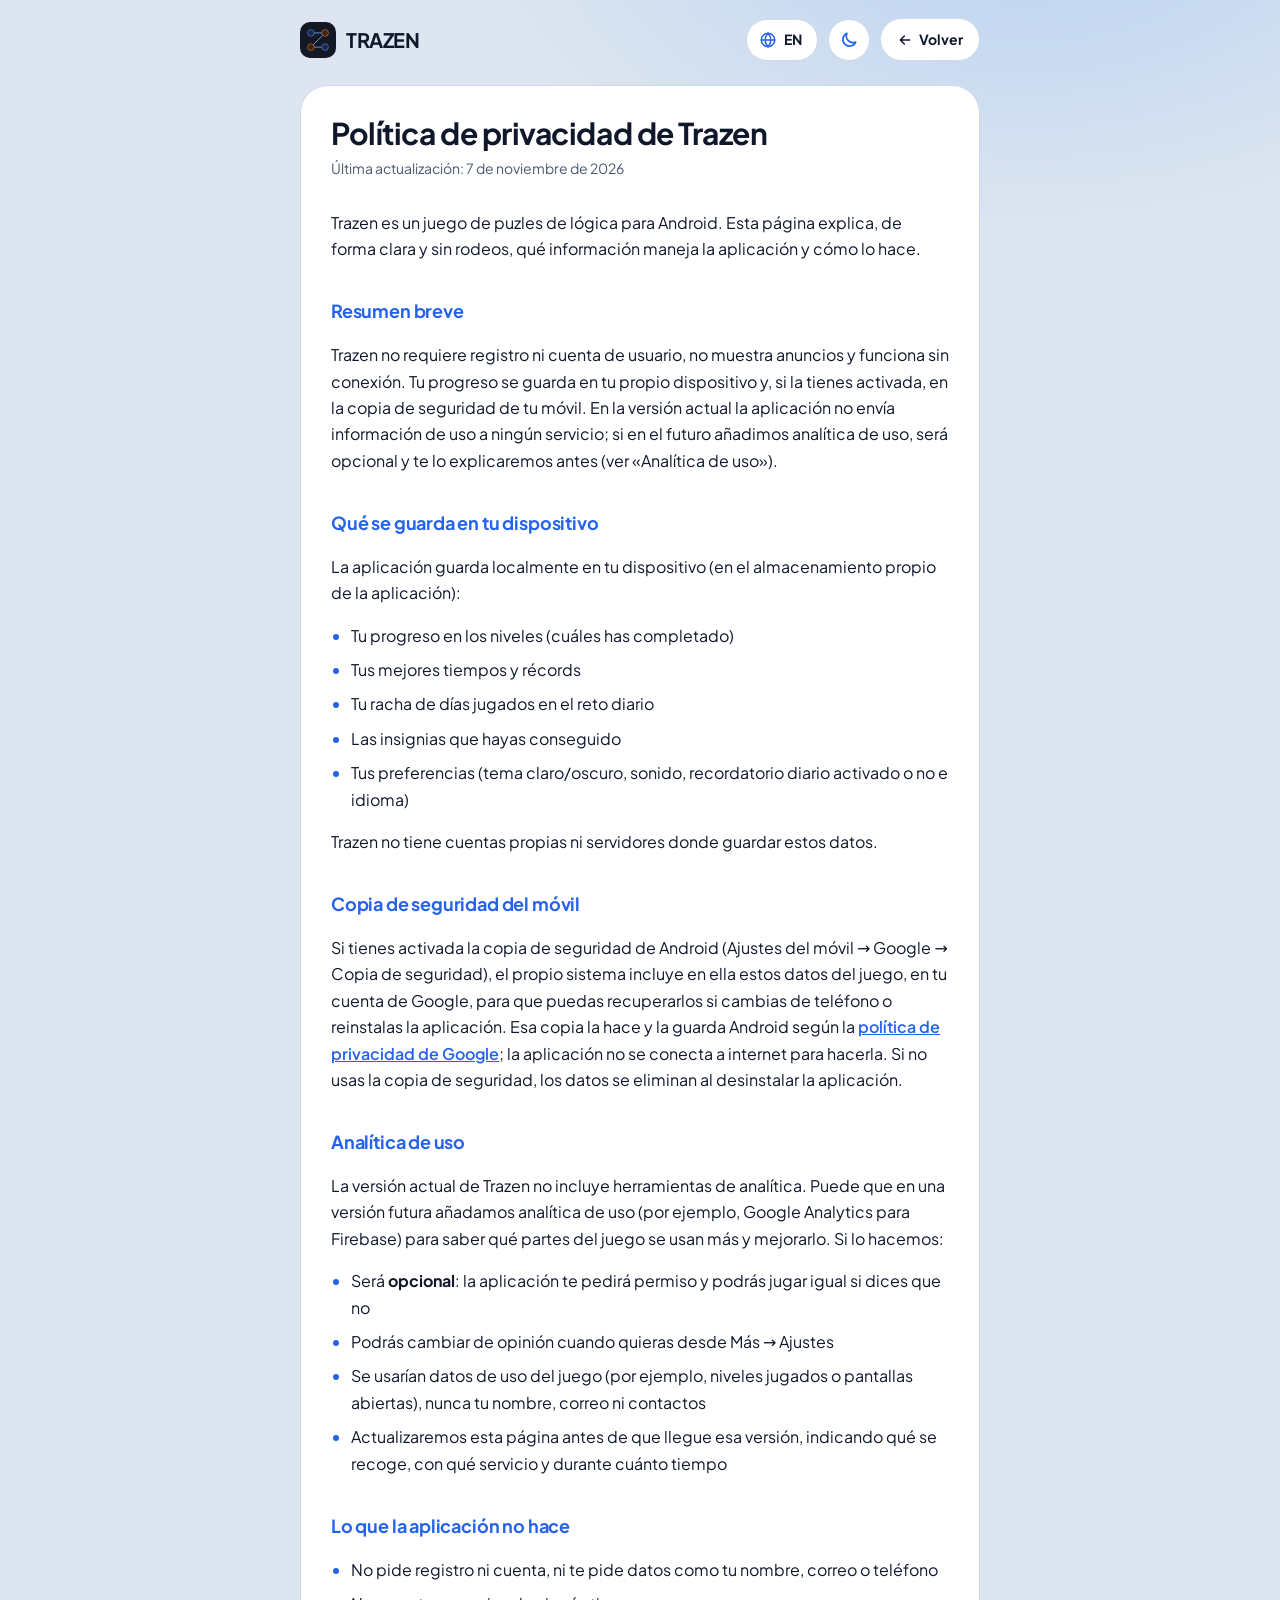
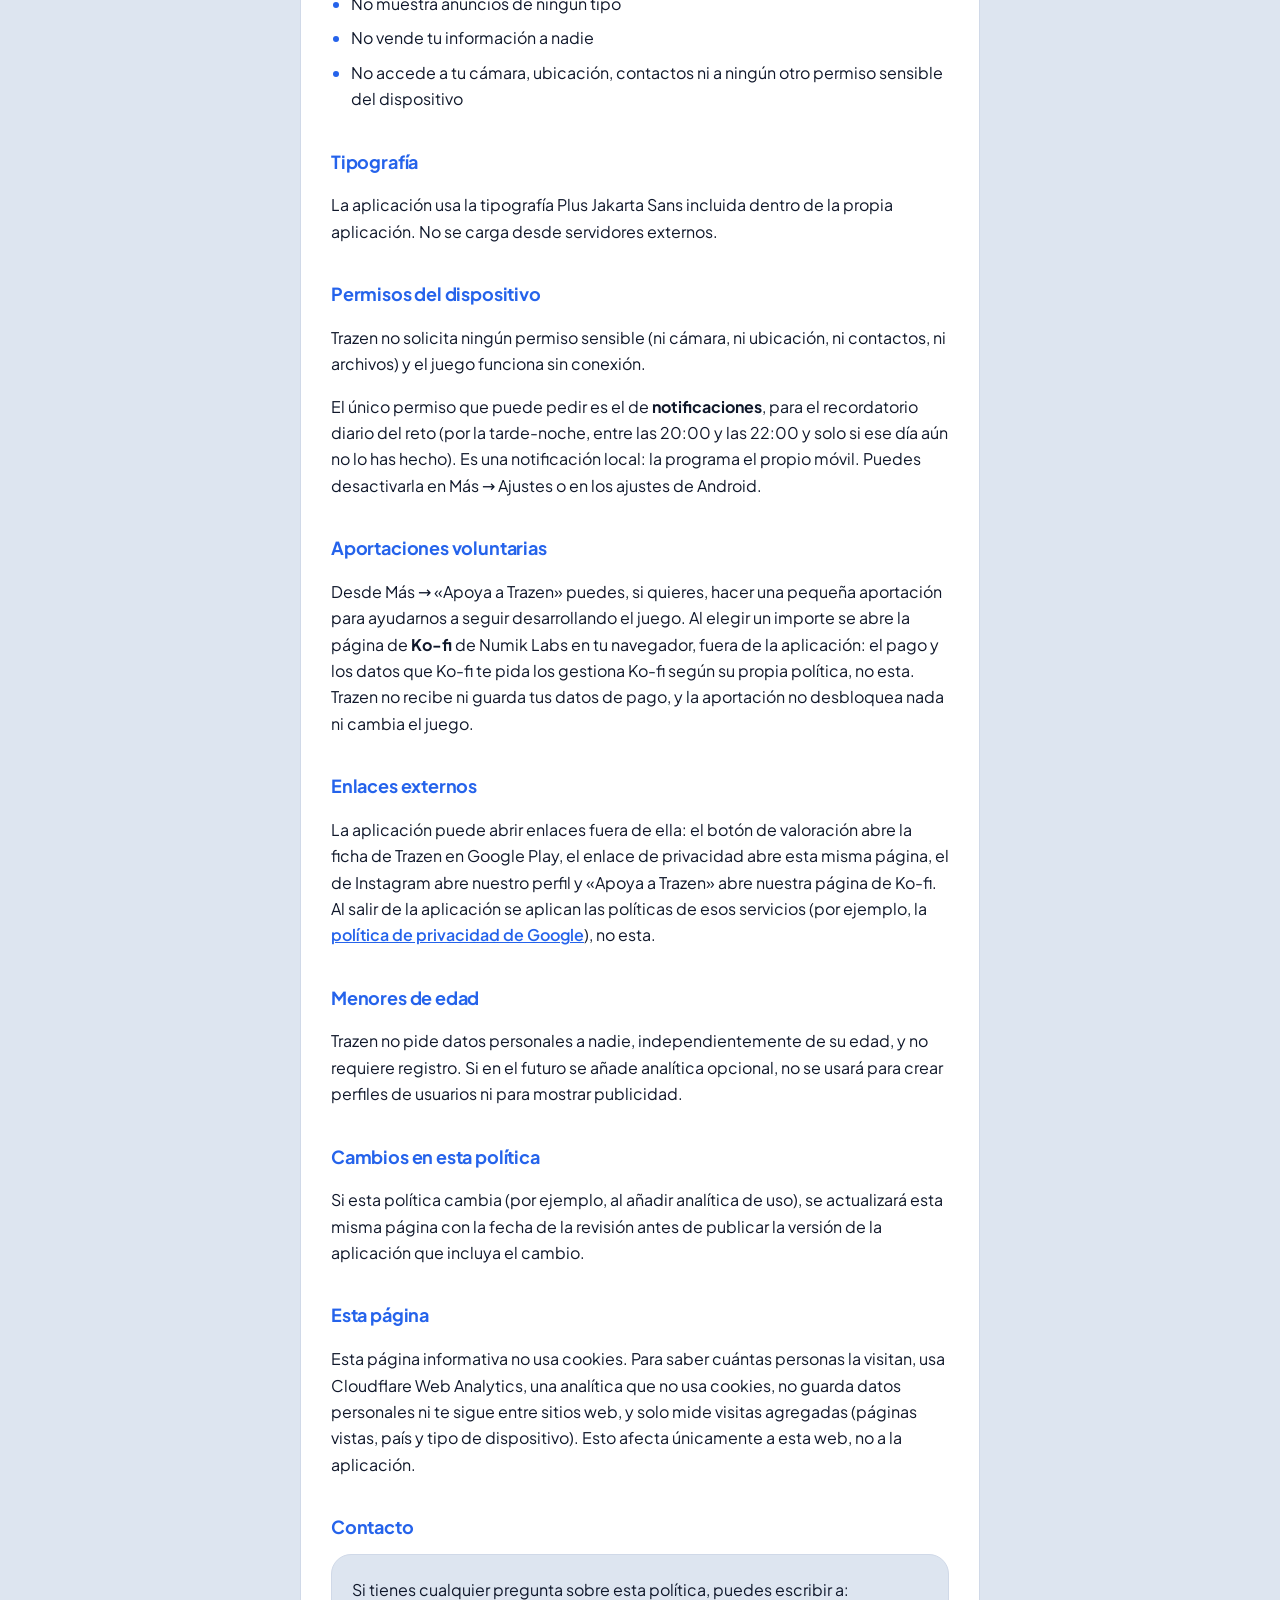
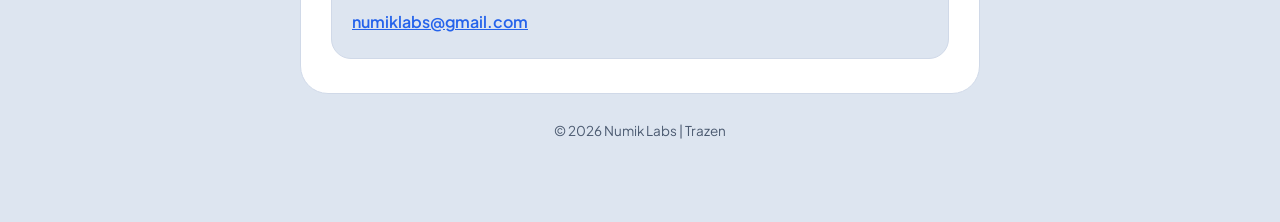
<file: trazen/privacidad.html>
<!doctype html>
<html lang="es">
<head>
<meta charset="utf-8">
<meta name="viewport" content="width=device-width, initial-scale=1.0">
<title>Política de privacidad — Trazen: Conecta los números</title>
<meta name="description" content="Política de privacidad de Trazen, el puzle de lógica de Numik Labs para Android: qué datos usa la versión actual de la app y cómo contactarnos.">
<link rel="canonical" href="https://numiklabs.github.io/trazen/privacidad.html">
<link rel="alternate" hreflang="es" href="https://numiklabs.github.io/trazen/privacidad.html">
<link rel="alternate" hreflang="en" href="https://numiklabs.github.io/trazen/en/privacy.html">
<link rel="icon" href="img/favicon.svg" type="image/svg+xml">
<link rel="icon" href="img/favicon-32.png" sizes="32x32" type="image/png">
<link rel="apple-touch-icon" href="img/apple-touch-icon.png">
<meta name="theme-color" content="#0f121e">
<script>
  // Mismo tema que la landing: el del sistema, o el elegido con el botón (se guarda). Va antes del CSS: sin destellos.
  (function () {
    var t = null;
    try { t = localStorage.getItem('trazen-web-tema'); } catch (e) {}
    if (t !== 'light' && t !== 'dark') t = matchMedia('(prefers-color-scheme: light)').matches ? 'light' : 'dark';
    document.documentElement.setAttribute('data-theme', t);
    document.querySelector('meta[name="theme-color"]').setAttribute('content', t === 'light' ? '#dde5f0' : '#0f121e');
  })();
</script>
<style>
  /* Mismo sistema visual que la landing (index.html) y la app: tokens, fuente y logo */
  @font-face{font-family:'Plus Jakarta Sans';font-style:normal;font-weight:300 800;font-display:swap;src:url('fonts/plus-jakarta-sans.woff2') format('woff2');}
  :root{
    color-scheme:dark;
    --bg:#0f121e; --panel:#1a1d2d; --line:#2a2f47; --ink:#ffffff; --ink-dim:#94a3b8;
    --blue:#60a5fa; --orange:#ff8f45; --halo:rgba(59,130,246,.22);
  }
  :root[data-theme="light"]{
    color-scheme:light;
    --bg:#dde5f0; --panel:#ffffff; --line:#d0d9e8; --ink:#0f172a; --ink-dim:#4b5a70; --blue:#2563eb; --orange:#f0761a; --halo:rgba(96,165,250,.28);
  }
  *{ box-sizing:border-box; }
  body{
    font-family:'Plus Jakarta Sans',system-ui,-apple-system,'Segoe UI',Roboto,sans-serif;
    max-width:720px; margin:0 auto; padding:0 20px 80px;
    background:var(--bg); color:var(--ink); line-height:1.65; -webkit-font-smoothing:antialiased;
  }
  body::before{
    content:""; position:fixed; inset:0; z-index:-1; pointer-events:none;
    background:radial-gradient(800px 460px at 80% -10%, var(--halo), transparent 70%);
  }
  header{ display:flex; align-items:center; justify-content:space-between; padding:18px 0 8px; }
  .marca{ display:flex; align-items:center; gap:10px; font-weight:700; font-size:20px; letter-spacing:-.02em; text-decoration:none; color:inherit; }
  .marca svg{ width:32px; height:32px; }
  [data-theme="light"] .marca svg{ width:36px; height:36px; padding:4px; border-radius:10px; background:#141724; }
  .acciones{ display:flex; align-items:center; gap:10px; }
  /* Botón de tema, igual que en la landing: sol en oscuro (→ claro), luna en claro (→ oscuro) */
  .btn-tema{
    width:42px; height:42px; border-radius:50%; display:grid; place-items:center; padding:0; cursor:pointer;
    background:var(--panel); border:1px solid var(--line); color:var(--orange);
  }
  .btn-tema:hover{ border-color:var(--blue); }
  .btn-tema:focus-visible{ outline:3px solid var(--blue); outline-offset:3px; }
  .btn-tema svg{ width:20px; height:20px; fill:none; stroke:currentColor; stroke-width:2; stroke-linecap:round; stroke-linejoin:round; }
  .btn-tema .luna, [data-theme="light"] .btn-tema .sol{ display:none; }
  [data-theme="light"] .btn-tema .luna{ display:block; }
  [data-theme="light"] .btn-tema{ color:var(--blue); }
  /* Idioma, igual que en la landing: globo + el idioma al que lleva */
  .btn-idioma{
    height:42px; padding:0 14px 0 12px; border-radius:999px; display:inline-flex; align-items:center; gap:7px;
    background:var(--panel); border:1px solid var(--line); color:var(--ink); font-weight:700; font-size:14px;
    letter-spacing:.04em; text-decoration:none;
  }
  .btn-idioma:hover{ border-color:var(--blue); }
  .btn-idioma:focus-visible{ outline:3px solid var(--blue); outline-offset:3px; }
  .btn-idioma svg{ width:18px; height:18px; fill:none; stroke:var(--blue); stroke-width:2; stroke-linecap:round; stroke-linejoin:round; }
  .volver{
    display:inline-flex; align-items:center; gap:6px; font-weight:700; font-size:14px; text-decoration:none; color:var(--ink);
    padding:9px 16px; border-radius:999px; background:var(--panel); border:1px solid var(--line);
  }
  .volver:hover{ border-color:var(--blue); }
  .volver svg{ width:16px; height:16px; fill:none; stroke:currentColor; stroke-width:2.2; stroke-linecap:round; stroke-linejoin:round; }
  /* En móviles estrechos, «Volver» se queda en solo la flecha para que quepan los tres botones */
  @media (max-width:420px){ .volver span{ display:none; } .volver{ padding:0; width:42px; height:42px; justify-content:center; } }
  main{ background:var(--panel); border:1px solid var(--line); border-radius:28px; padding:30px 30px 34px; margin-top:16px; }
  h1{ font-size:clamp(24px,4.4vw,30px); line-height:1.15; letter-spacing:-.015em; margin:0 0 6px; }
  .updated{ color:var(--ink-dim); font-size:14px; margin:0 0 30px; }
  h2{ font-size:18px; margin:34px 0 0; color:var(--blue); letter-spacing:-.01em; }
  p, li{ color:var(--ink); }
  a{ color:var(--blue); font-weight:600; }
  a:focus-visible{ outline:3px solid var(--blue); outline-offset:3px; border-radius:6px; }
  ul{ padding-left:20px; }
  li{ margin-bottom:8px; }
  li::marker{ color:var(--blue); }
  .contact{ background:var(--bg); border:1px solid var(--line); border-radius:20px; padding:16px 20px; margin-top:12px; }
  .contact p{ margin:6px 0; }
  footer{ margin-top:26px; text-align:center; color:var(--ink-dim); font-size:13.5px; }
  @media (max-width:560px){ main{ padding:22px 18px 26px; border-radius:24px; } }
</style>
</head>
<body>
<header>
  <a class="marca" href="index.html" aria-label="Trazen, página principal">
    <svg viewBox="0 0 1024 1024" aria-hidden="true">
      <path d="M 252 252 L 772 252 L 252 772 L 772 772" stroke="#6aa7ff" stroke-width="30" stroke-linecap="round" stroke-linejoin="round" fill="none"/>
      <circle cx="252" cy="252" r="122" fill="#16264f" stroke="#6aa7ff" stroke-width="18"/>
      <circle cx="772" cy="252" r="122" fill="#3a2410" stroke="#ff8f45" stroke-width="18"/>
      <circle cx="252" cy="772" r="122" fill="#3a2410" stroke="#ff8f45" stroke-width="18"/>
      <circle cx="772" cy="772" r="122" fill="#16264f" stroke="#6aa7ff" stroke-width="18"/>
    </svg>TRAZEN
  </a>
  <div class="acciones">
    <a class="btn-idioma" href="en/privacy.html" hreflang="en" lang="en" aria-label="Read in English">
      <svg viewBox="0 0 24 24" aria-hidden="true"><circle cx="12" cy="12" r="9"/><path d="M3 12h18M12 3c2.5 2.6 3.8 5.6 3.8 9s-1.3 6.4-3.8 9c-2.5-2.6-3.8-5.6-3.8-9S9.5 5.6 12 3z"/></svg>EN
    </a>
    <button class="btn-tema" id="btnTema" type="button" aria-label="Cambiar a tema claro">
      <svg class="sol" viewBox="0 0 24 24" aria-hidden="true"><circle cx="12" cy="12" r="4"/><path d="M12 2v3M12 19v3M2 12h3M19 12h3M4.9 4.9l2.1 2.1M17 17l2.1 2.1M4.9 19.1 7 17M17 7l2.1-2.1"/></svg>
      <svg class="luna" viewBox="0 0 24 24" aria-hidden="true"><path d="M20 14.5A8 8 0 0 1 9.5 4a8 8 0 1 0 10.5 10.5z"/></svg>
    </button>
    <a class="volver" href="index.html" aria-label="Volver a la página principal"><svg viewBox="0 0 24 24" aria-hidden="true"><path d="M19 12H5M11 6l-6 6 6 6"/></svg><span>Volver</span></a>
  </div>
</header>
<main>

<h1>Política de privacidad de Trazen</h1>
<p class="updated">Última actualización: 7 de noviembre de 2026</p>

<p>
  Trazen es un juego de puzles de lógica para Android. Esta página explica,
  de forma clara y sin rodeos, qué información maneja la aplicación y cómo
  lo hace.
</p>

<h2>Resumen breve</h2>
<p>
  Trazen no requiere registro ni cuenta de usuario, no muestra anuncios y
  funciona sin conexión. Tu progreso se guarda en tu propio dispositivo y,
  si la tienes activada, en la copia de seguridad de tu móvil.
  En la versión actual la aplicación no envía información de uso a
  ningún servicio; si en el futuro añadimos analítica de uso, será
  opcional y te lo explicaremos antes (ver «Analítica de uso»).
</p>

<h2>Qué se guarda en tu dispositivo</h2>
<p>
  La aplicación guarda localmente en tu dispositivo (en el almacenamiento
  propio de la aplicación):
</p>
<ul>
  <li>Tu progreso en los niveles (cuáles has completado)</li>
  <li>Tus mejores tiempos y récords</li>
  <li>Tu racha de días jugados en el reto diario</li>
  <li>Las insignias que hayas conseguido</li>
  <li>Tus preferencias (tema claro/oscuro, sonido, recordatorio diario activado o no e idioma)</li>
</ul>
<p>
  Trazen no tiene cuentas propias ni servidores donde guardar estos datos.
</p>

<h2>Copia de seguridad del móvil</h2>
<p>
  Si tienes activada la copia de seguridad de Android (Ajustes del móvil →
  Google → Copia de seguridad), el propio sistema incluye en ella estos datos
  del juego, en tu cuenta de Google, para que puedas recuperarlos si cambias
  de teléfono o reinstalas la aplicación. Esa copia la hace y la guarda
  Android según la
  <a href="https://policies.google.com/privacy" target="_blank" rel="noopener">política de privacidad de Google</a>;
  la aplicación no se conecta a internet para hacerla. Si no usas la copia
  de seguridad, los datos se eliminan al desinstalar la aplicación.
</p>

<h2>Analítica de uso</h2>
<p>
  La versión actual de Trazen no incluye herramientas de analítica. Puede
  que en una versión futura añadamos analítica de uso (por ejemplo, Google
  Analytics para Firebase) para saber qué partes del juego se usan más y
  mejorarlo. Si lo hacemos:
</p>
<ul>
  <li>Será <b>opcional</b>: la aplicación te pedirá permiso y podrás jugar igual si dices que no</li>
  <li>Podrás cambiar de opinión cuando quieras desde Más → Ajustes</li>
  <li>Se usarían datos de uso del juego (por ejemplo, niveles jugados o pantallas abiertas), nunca tu nombre, correo ni contactos</li>
  <li>Actualizaremos esta página antes de que llegue esa versión, indicando qué se recoge, con qué servicio y durante cuánto tiempo</li>
</ul>

<h2>Lo que la aplicación no hace</h2>
<ul>
  <li>No pide registro ni cuenta, ni te pide datos como tu nombre, correo o teléfono</li>
  <li>No muestra anuncios de ningún tipo</li>
  <li>No vende tu información a nadie</li>
  <li>No accede a tu cámara, ubicación, contactos ni a ningún otro permiso sensible del dispositivo</li>
</ul>

<h2>Tipografía</h2>
<p>
  La aplicación usa la tipografía Plus Jakarta Sans incluida dentro de la propia
  aplicación. No se carga desde servidores externos.
</p>

<h2>Permisos del dispositivo</h2>
<p>
  Trazen no solicita ningún permiso sensible (ni cámara, ni ubicación,
  ni contactos, ni archivos) y el juego funciona sin conexión.
</p>
<p>
  El único permiso que puede pedir es el de <b>notificaciones</b>, para el
  recordatorio diario del reto (por la tarde-noche, entre las 20:00 y las 22:00 y solo si ese día aún no lo has
  hecho). Es una notificación local: la programa el propio móvil.
  Puedes desactivarla en Más → Ajustes o en los ajustes de Android.
</p>

<h2>Aportaciones voluntarias</h2>
<p>
  Desde Más → «Apoya a Trazen» puedes, si quieres, hacer una pequeña aportación
  para ayudarnos a seguir desarrollando el juego. Al elegir un importe se abre
  la página de <b>Ko-fi</b> de Numik Labs en tu navegador, fuera de la
  aplicación: el pago y los datos que Ko-fi te pida los gestiona Ko-fi según su
  propia política, no esta. Trazen no recibe ni guarda tus datos de pago, y la
  aportación no desbloquea nada ni cambia el juego.
</p>

<h2>Enlaces externos</h2>
<p>
  La aplicación puede abrir enlaces fuera de ella: el botón de valoración
  abre la ficha de Trazen en Google Play, el enlace de privacidad abre
  esta misma página, el de Instagram abre nuestro perfil y «Apoya a Trazen»
  abre nuestra página de Ko-fi. Al salir de la aplicación se aplican las políticas
  de esos servicios (por ejemplo, la
  <a href="https://policies.google.com/privacy" target="_blank" rel="noopener">política de privacidad de Google</a>),
  no esta.
</p>

<h2>Menores de edad</h2>
<p>
  Trazen no pide datos personales a nadie, independientemente de su edad, y
  no requiere registro. Si en el futuro se añade analítica opcional, no se
  usará para crear perfiles de usuarios ni para mostrar publicidad.
</p>

<h2>Cambios en esta política</h2>
<p>
  Si esta política cambia (por ejemplo, al añadir analítica de uso), se
  actualizará esta misma página con la fecha de la revisión antes de
  publicar la versión de la aplicación que incluya el cambio.
</p>

<h2>Esta página</h2>
<p>
  Esta página informativa no usa cookies. Para saber cuántas personas la visitan, usa Cloudflare Web Analytics, una analítica que no usa cookies, no guarda datos personales ni te sigue entre sitios web, y solo mide visitas agregadas (páginas vistas, país y tipo de dispositivo). Esto afecta únicamente a esta web, no a la aplicación.
</p>

<h2>Contacto</h2>
<div class="contact">
  <p>Si tienes cualquier pregunta sobre esta política, puedes escribir a:</p>
  <p><strong><a href="mailto:numiklabs@gmail.com">numiklabs@gmail.com</a></strong></p>
</div>
</main>
<footer>© 2026 Numik Labs | Trazen</footer>

<script>
  // Botón de tema: cambia y guarda la elección (la landing la lee al volver)
  (function () {
    var b = document.getElementById('btnTema'), raiz = document.documentElement;
    function pintar() {
      var claro = raiz.getAttribute('data-theme') === 'light';
      b.setAttribute('aria-label', claro ? 'Cambiar a tema oscuro' : 'Cambiar a tema claro');
      document.querySelector('meta[name="theme-color"]').setAttribute('content', claro ? '#dde5f0' : '#0f121e');
    }
    b.addEventListener('click', function () {
      var t = raiz.getAttribute('data-theme') === 'light' ? 'dark' : 'light';
      raiz.setAttribute('data-theme', t);
      try { localStorage.setItem('trazen-web-tema', t); } catch (e) {}
      pintar();
    });
    // Sin elección guardada, sigue al sistema también si cambia con la página abierta
    matchMedia('(prefers-color-scheme: light)').addEventListener('change', function (e) {
      var guardado = null;
      try { guardado = localStorage.getItem('trazen-web-tema'); } catch (err) {}
      if (!guardado) { raiz.setAttribute('data-theme', e.matches ? 'light' : 'dark'); pintar(); }
    });
    pintar();
  })();
</script>

<!-- Cloudflare Web Analytics --><script type='module' src='https://static.cloudflareinsights.com/beacon.min.js' data-cf-beacon='{"token": "85fbdd6d25e44c918eba527994820bad"}'></script><!-- End Cloudflare Web Analytics -->
</body>
</html>
</file>
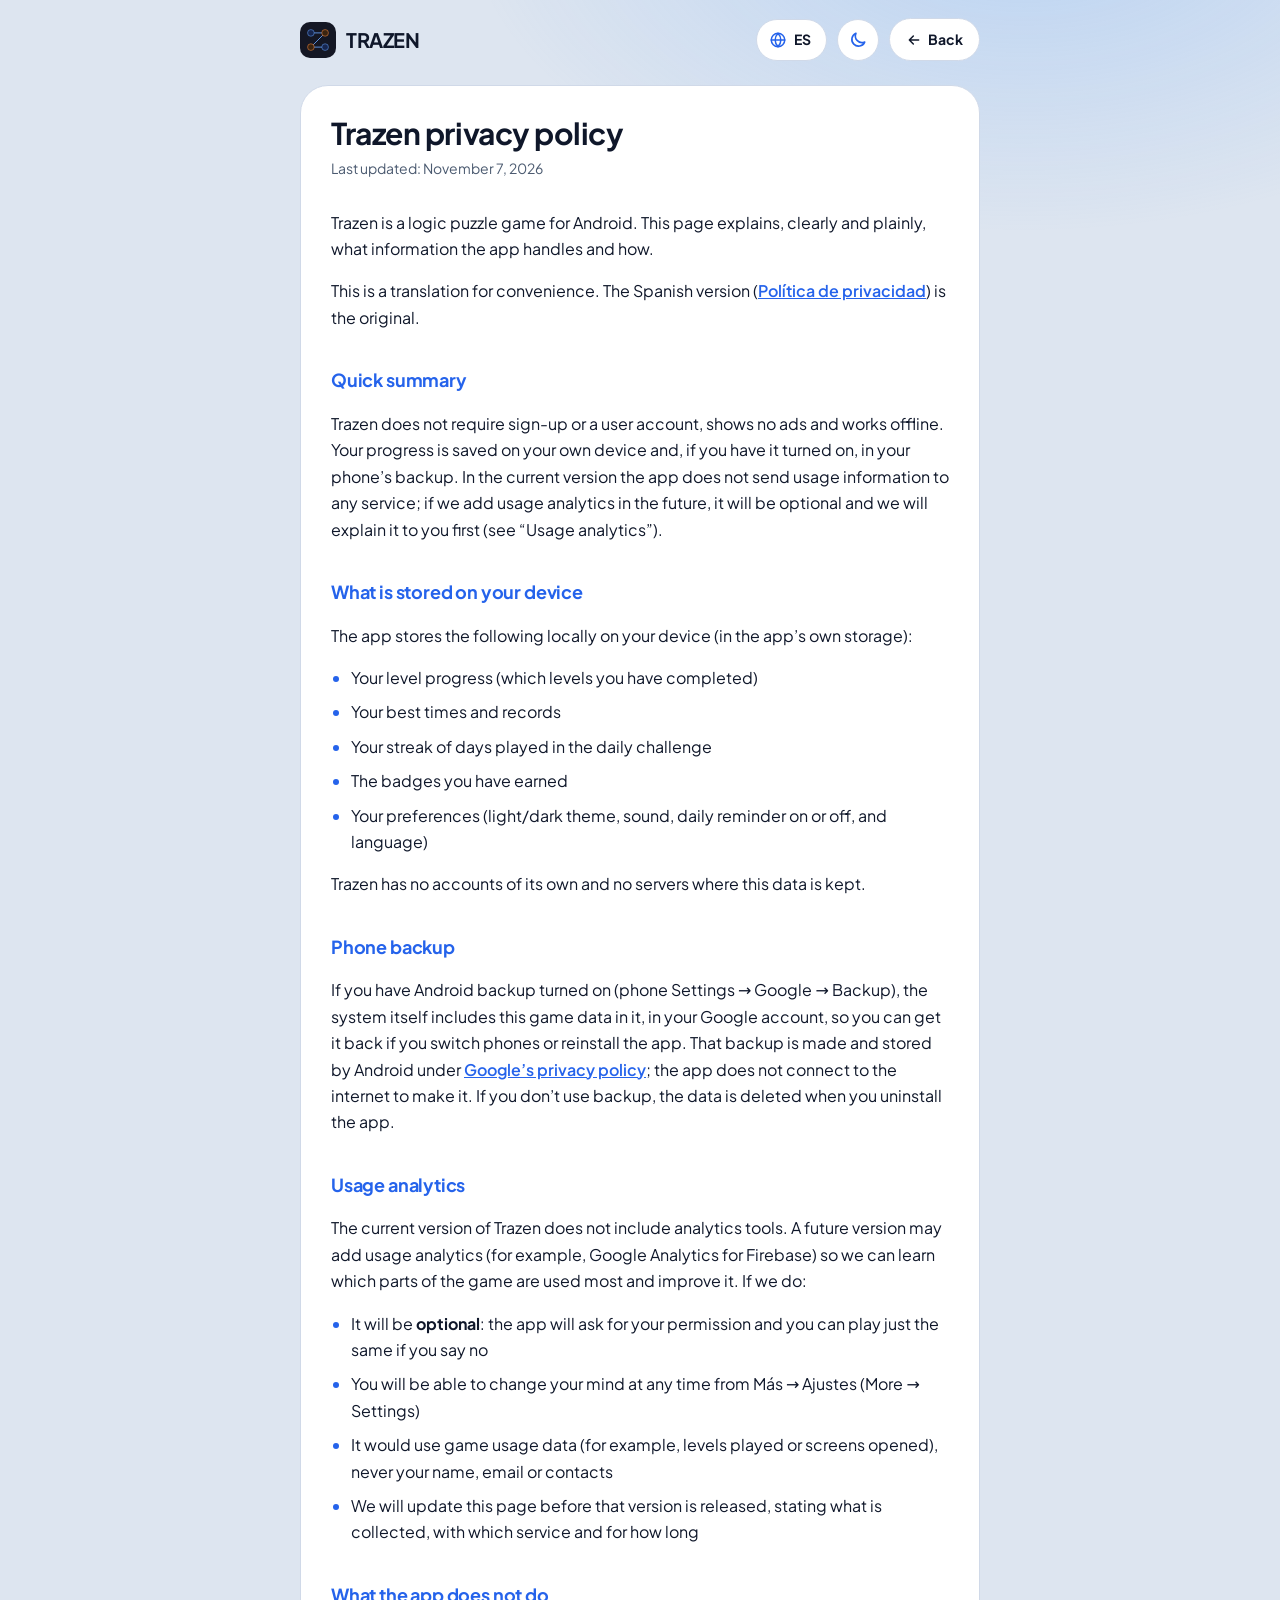
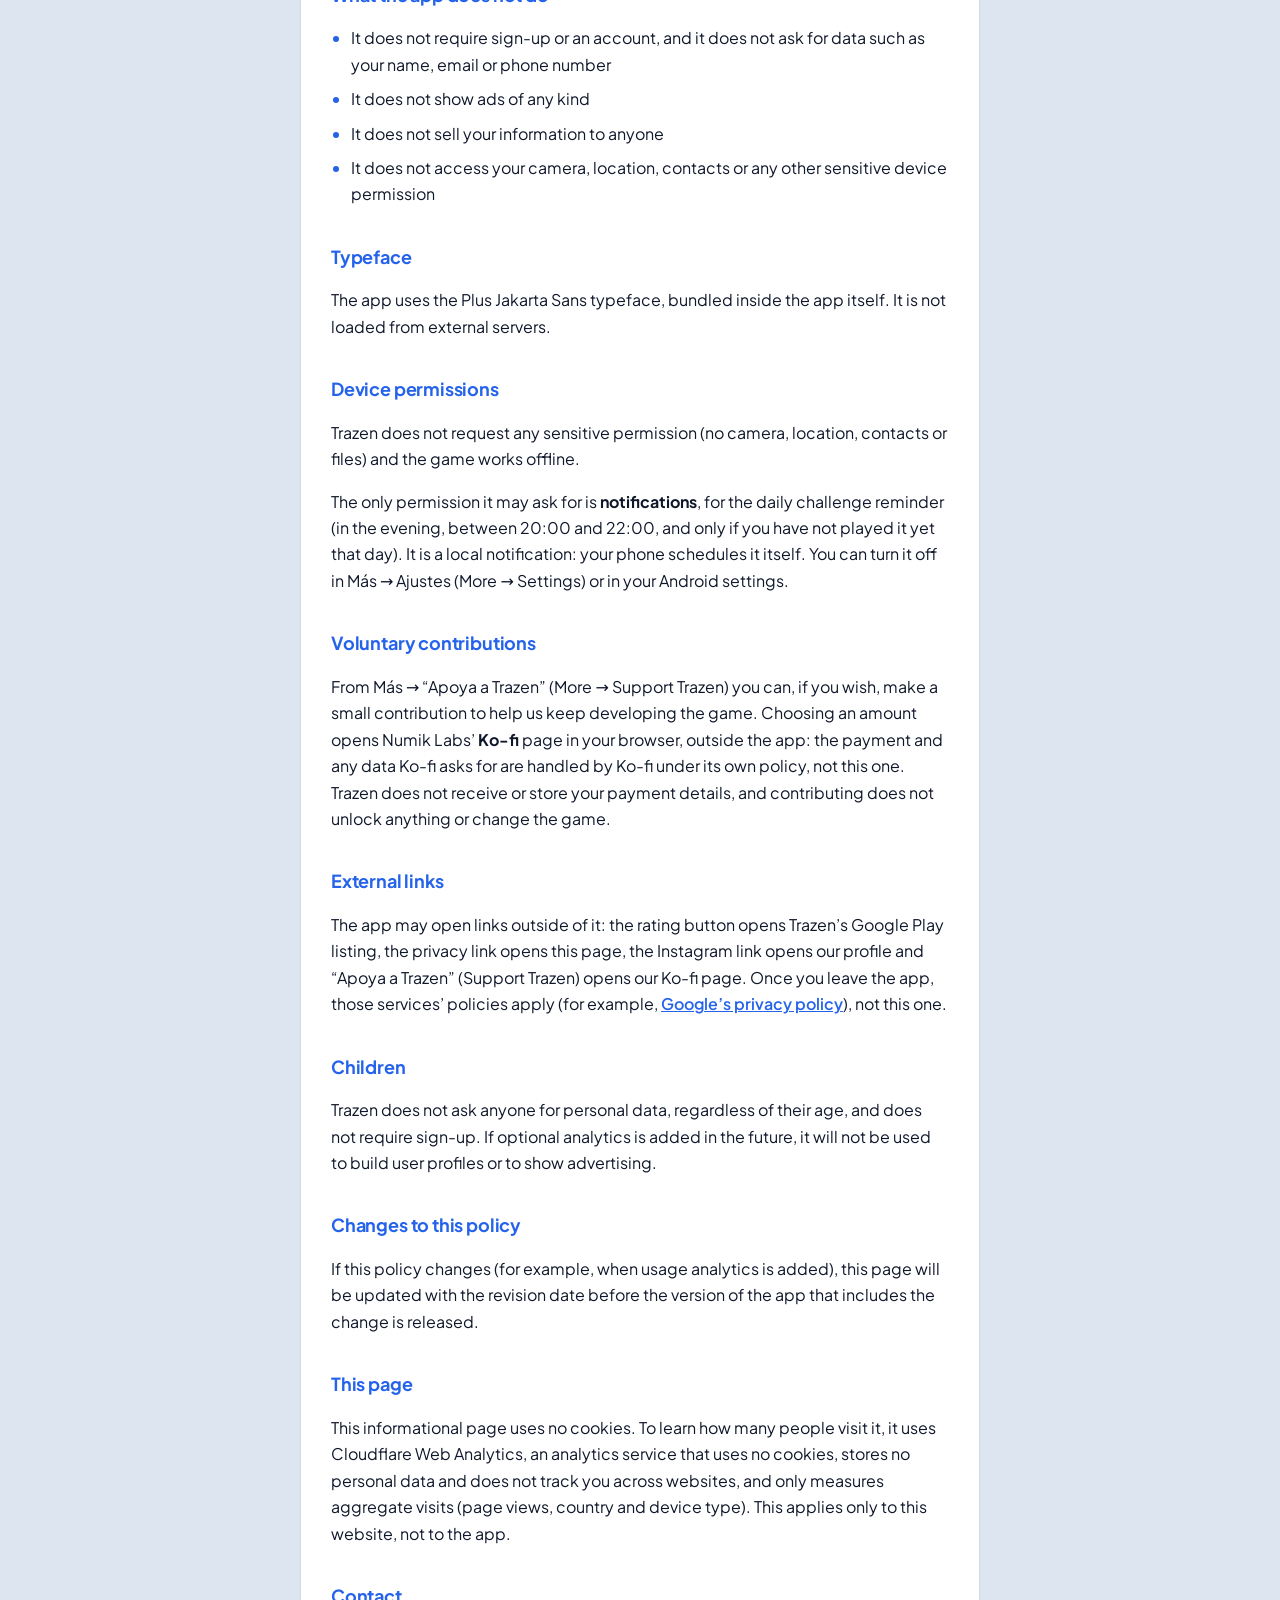
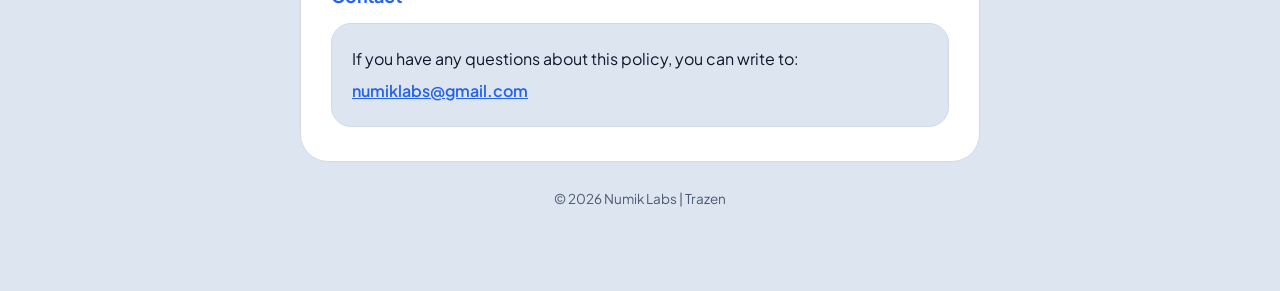
<file: trazen/en/privacy.html>
<!doctype html>
<html lang="en">
<head>
<meta charset="utf-8">
<meta name="viewport" content="width=device-width, initial-scale=1.0">
<title>Privacy policy — Trazen: Connect the numbers</title>
<meta name="description" content="Privacy policy of Trazen, the logic puzzle for Android by Numik Labs: what data the current version of the app uses and how to contact us.">
<link rel="canonical" href="https://numiklabs.github.io/trazen/en/privacy.html">
<link rel="alternate" hreflang="es" href="https://numiklabs.github.io/trazen/privacidad.html">
<link rel="alternate" hreflang="en" href="https://numiklabs.github.io/trazen/en/privacy.html">
<link rel="icon" href="../img/favicon.svg" type="image/svg+xml">
<link rel="icon" href="../img/favicon-32.png" sizes="32x32" type="image/png">
<link rel="apple-touch-icon" href="../img/apple-touch-icon.png">
<meta name="theme-color" content="#0f121e">
<script>
  // Mismo tema que la landing: el del sistema, o el elegido con el botón (se guarda). Va antes del CSS: sin destellos.
  (function () {
    var t = null;
    try { t = localStorage.getItem('trazen-web-tema'); } catch (e) {}
    if (t !== 'light' && t !== 'dark') t = matchMedia('(prefers-color-scheme: light)').matches ? 'light' : 'dark';
    document.documentElement.setAttribute('data-theme', t);
    document.querySelector('meta[name="theme-color"]').setAttribute('content', t === 'light' ? '#dde5f0' : '#0f121e');
  })();
</script>
<style>
  /* Mismo sistema visual que la landing (index.html) y la app: tokens, fuente y logo */
  @font-face{font-family:'Plus Jakarta Sans';font-style:normal;font-weight:300 800;font-display:swap;src:url('../fonts/plus-jakarta-sans.woff2') format('woff2');}
  :root{
    color-scheme:dark;
    --bg:#0f121e; --panel:#1a1d2d; --line:#2a2f47; --ink:#ffffff; --ink-dim:#94a3b8;
    --blue:#60a5fa; --orange:#ff8f45; --halo:rgba(59,130,246,.22);
  }
  :root[data-theme="light"]{
    color-scheme:light;
    --bg:#dde5f0; --panel:#ffffff; --line:#d0d9e8; --ink:#0f172a; --ink-dim:#4b5a70; --blue:#2563eb; --orange:#f0761a; --halo:rgba(96,165,250,.28);
  }
  *{ box-sizing:border-box; }
  body{
    font-family:'Plus Jakarta Sans',system-ui,-apple-system,'Segoe UI',Roboto,sans-serif;
    max-width:720px; margin:0 auto; padding:0 20px 80px;
    background:var(--bg); color:var(--ink); line-height:1.65; -webkit-font-smoothing:antialiased;
  }
  body::before{
    content:""; position:fixed; inset:0; z-index:-1; pointer-events:none;
    background:radial-gradient(800px 460px at 80% -10%, var(--halo), transparent 70%);
  }
  header{ display:flex; align-items:center; justify-content:space-between; padding:18px 0 8px; }
  .marca{ display:flex; align-items:center; gap:10px; font-weight:700; font-size:20px; letter-spacing:-.02em; text-decoration:none; color:inherit; }
  .marca svg{ width:32px; height:32px; }
  [data-theme="light"] .marca svg{ width:36px; height:36px; padding:4px; border-radius:10px; background:#141724; }
  .acciones{ display:flex; align-items:center; gap:10px; }
  /* Botón de tema, igual que en la landing: sol en oscuro (→ claro), luna en claro (→ oscuro) */
  .btn-tema{
    width:42px; height:42px; border-radius:50%; display:grid; place-items:center; padding:0; cursor:pointer;
    background:var(--panel); border:1px solid var(--line); color:var(--orange);
  }
  .btn-tema:hover{ border-color:var(--blue); }
  .btn-tema:focus-visible{ outline:3px solid var(--blue); outline-offset:3px; }
  .btn-tema svg{ width:20px; height:20px; fill:none; stroke:currentColor; stroke-width:2; stroke-linecap:round; stroke-linejoin:round; }
  .btn-tema .luna, [data-theme="light"] .btn-tema .sol{ display:none; }
  [data-theme="light"] .btn-tema .luna{ display:block; }
  [data-theme="light"] .btn-tema{ color:var(--blue); }
  /* Idioma, igual que en la landing: globo + el idioma al que lleva */
  .btn-idioma{
    height:42px; padding:0 14px 0 12px; border-radius:999px; display:inline-flex; align-items:center; gap:7px;
    background:var(--panel); border:1px solid var(--line); color:var(--ink); font-weight:700; font-size:14px;
    letter-spacing:.04em; text-decoration:none;
  }
  .btn-idioma:hover{ border-color:var(--blue); }
  .btn-idioma:focus-visible{ outline:3px solid var(--blue); outline-offset:3px; }
  .btn-idioma svg{ width:18px; height:18px; fill:none; stroke:var(--blue); stroke-width:2; stroke-linecap:round; stroke-linejoin:round; }
  .volver{
    display:inline-flex; align-items:center; gap:6px; font-weight:700; font-size:14px; text-decoration:none; color:var(--ink);
    padding:9px 16px; border-radius:999px; background:var(--panel); border:1px solid var(--line);
  }
  .volver:hover{ border-color:var(--blue); }
  .volver svg{ width:16px; height:16px; fill:none; stroke:currentColor; stroke-width:2.2; stroke-linecap:round; stroke-linejoin:round; }
  /* En móviles estrechos, «Back» se queda en solo la flecha para que quepan los tres botones */
  @media (max-width:420px){ .volver span{ display:none; } .volver{ padding:0; width:42px; height:42px; justify-content:center; } }
  main{ background:var(--panel); border:1px solid var(--line); border-radius:28px; padding:30px 30px 34px; margin-top:16px; }
  h1{ font-size:clamp(24px,4.4vw,30px); line-height:1.15; letter-spacing:-.015em; margin:0 0 6px; }
  .updated{ color:var(--ink-dim); font-size:14px; margin:0 0 30px; }
  h2{ font-size:18px; margin:34px 0 0; color:var(--blue); letter-spacing:-.01em; }
  p, li{ color:var(--ink); }
  a{ color:var(--blue); font-weight:600; }
  a:focus-visible{ outline:3px solid var(--blue); outline-offset:3px; border-radius:6px; }
  ul{ padding-left:20px; }
  li{ margin-bottom:8px; }
  li::marker{ color:var(--blue); }
  .contact{ background:var(--bg); border:1px solid var(--line); border-radius:20px; padding:16px 20px; margin-top:12px; }
  .contact p{ margin:6px 0; }
  footer{ margin-top:26px; text-align:center; color:var(--ink-dim); font-size:13.5px; }
  @media (max-width:560px){ main{ padding:22px 18px 26px; border-radius:24px; } }
</style>
</head>
<body>
<header>
  <a class="marca" href="./" aria-label="Trazen, home page">
    <svg viewBox="0 0 1024 1024" aria-hidden="true">
      <path d="M 252 252 L 772 252 L 252 772 L 772 772" stroke="#6aa7ff" stroke-width="30" stroke-linecap="round" stroke-linejoin="round" fill="none"/>
      <circle cx="252" cy="252" r="122" fill="#16264f" stroke="#6aa7ff" stroke-width="18"/>
      <circle cx="772" cy="252" r="122" fill="#3a2410" stroke="#ff8f45" stroke-width="18"/>
      <circle cx="252" cy="772" r="122" fill="#3a2410" stroke="#ff8f45" stroke-width="18"/>
      <circle cx="772" cy="772" r="122" fill="#16264f" stroke="#6aa7ff" stroke-width="18"/>
    </svg>TRAZEN
  </a>
  <div class="acciones">
    <a class="btn-idioma" href="../privacidad.html" hreflang="es" lang="es" aria-label="Leer en español">
      <svg viewBox="0 0 24 24" aria-hidden="true"><circle cx="12" cy="12" r="9"/><path d="M3 12h18M12 3c2.5 2.6 3.8 5.6 3.8 9s-1.3 6.4-3.8 9c-2.5-2.6-3.8-5.6-3.8-9S9.5 5.6 12 3z"/></svg>ES
    </a>
    <button class="btn-tema" id="btnTema" type="button" aria-label="Switch to light theme">
      <svg class="sol" viewBox="0 0 24 24" aria-hidden="true"><circle cx="12" cy="12" r="4"/><path d="M12 2v3M12 19v3M2 12h3M19 12h3M4.9 4.9l2.1 2.1M17 17l2.1 2.1M4.9 19.1 7 17M17 7l2.1-2.1"/></svg>
      <svg class="luna" viewBox="0 0 24 24" aria-hidden="true"><path d="M20 14.5A8 8 0 0 1 9.5 4a8 8 0 1 0 10.5 10.5z"/></svg>
    </button>
    <a class="volver" href="./" aria-label="Back to the home page"><svg viewBox="0 0 24 24" aria-hidden="true"><path d="M19 12H5M11 6l-6 6 6 6"/></svg><span>Back</span></a>
  </div>
</header>
<main>

<h1>Trazen privacy policy</h1>
<p class="updated">Last updated: November 7, 2026</p>

<p>
  Trazen is a logic puzzle game for Android. This page explains, clearly
  and plainly, what information the app handles and how.
</p>
<p>
  This is a translation for convenience. The Spanish version
  (<a href="../privacidad.html" hreflang="es" lang="es">Política de privacidad</a>)
  is the original.
</p>

<h2>Quick summary</h2>
<p>
  Trazen does not require sign-up or a user account, shows no ads and
  works offline. Your progress is saved on your own device and, if you
  have it turned on, in your phone’s backup.
  In the current version the app does not send usage information to
  any service; if we add usage analytics in the future, it will be
  optional and we will explain it to you first (see “Usage analytics”).
</p>

<h2>What is stored on your device</h2>
<p>
  The app stores the following locally on your device (in the app’s own
  storage):
</p>
<ul>
  <li>Your level progress (which levels you have completed)</li>
  <li>Your best times and records</li>
  <li>Your streak of days played in the daily challenge</li>
  <li>The badges you have earned</li>
  <li>Your preferences (light/dark theme, sound, daily reminder on or off, and language)</li>
</ul>
<p>
  Trazen has no accounts of its own and no servers where this data is kept.
</p>

<h2>Phone backup</h2>
<p>
  If you have Android backup turned on (phone Settings → Google → Backup),
  the system itself includes this game data in it, in your Google account,
  so you can get it back if you switch phones or reinstall the app. That
  backup is made and stored by Android under
  <a href="https://policies.google.com/privacy?hl=en" target="_blank" rel="noopener">Google’s privacy policy</a>;
  the app does not connect to the internet to make it. If you don’t use
  backup, the data is deleted when you uninstall the app.
</p>

<h2>Usage analytics</h2>
<p>
  The current version of Trazen does not include analytics tools. A future
  version may add usage analytics (for example, Google Analytics for
  Firebase) so we can learn which parts of the game are used most and
  improve it. If we do:
</p>
<ul>
  <li>It will be <b>optional</b>: the app will ask for your permission and you can play just the same if you say no</li>
  <li>You will be able to change your mind at any time from Más → Ajustes (More → Settings)</li>
  <li>It would use game usage data (for example, levels played or screens opened), never your name, email or contacts</li>
  <li>We will update this page before that version is released, stating what is collected, with which service and for how long</li>
</ul>

<h2>What the app does not do</h2>
<ul>
  <li>It does not require sign-up or an account, and it does not ask for data such as your name, email or phone number</li>
  <li>It does not show ads of any kind</li>
  <li>It does not sell your information to anyone</li>
  <li>It does not access your camera, location, contacts or any other sensitive device permission</li>
</ul>

<h2>Typeface</h2>
<p>
  The app uses the Plus Jakarta Sans typeface, bundled inside the app
  itself. It is not loaded from external servers.
</p>

<h2>Device permissions</h2>
<p>
  Trazen does not request any sensitive permission (no camera, location,
  contacts or files) and the game works offline.
</p>
<p>
  The only permission it may ask for is <b>notifications</b>, for the
  daily challenge reminder (in the evening, between 20:00 and 22:00, and only if you have not played it yet
  that day). It is a local notification: your phone schedules it itself.
  You can turn it off in Más → Ajustes (More → Settings) or in your Android settings.
</p>

<h2>Voluntary contributions</h2>
<p>
  From Más → “Apoya a Trazen” (More → Support Trazen) you can, if you wish,
  make a small contribution to help us keep developing the game. Choosing an
  amount opens Numik Labs’ <b>Ko-fi</b> page in your browser, outside the
  app: the payment and any data Ko-fi asks for are handled by Ko-fi under its
  own policy, not this one. Trazen does not receive or store your payment
  details, and contributing does not unlock anything or change the game.
</p>

<h2>External links</h2>
<p>
  The app may open links outside of it: the rating button opens Trazen’s
  Google Play listing, the privacy link opens this page, the Instagram link
  opens our profile and “Apoya a Trazen” (Support Trazen) opens our Ko-fi
  page. Once you leave the app, those services’ policies apply (for example,
  <a href="https://policies.google.com/privacy?hl=en" target="_blank" rel="noopener">Google’s privacy policy</a>),
  not this one.
</p>

<h2>Children</h2>
<p>
  Trazen does not ask anyone for personal data, regardless of their age, and
  does not require sign-up. If optional analytics is added in the future, it
  will not be used to build user profiles or to show advertising.
</p>

<h2>Changes to this policy</h2>
<p>
  If this policy changes (for example, when usage analytics is added), this
  page will be updated with the revision date before the version of the app
  that includes the change is released.
</p>

<h2>This page</h2>
<p>
  This informational page uses no cookies. To learn how many people visit it, it uses Cloudflare Web Analytics, an analytics service that uses no cookies, stores no personal data and does not track you across websites, and only measures aggregate visits (page views, country and device type). This applies only to this website, not to the app.
</p>

<h2>Contact</h2>
<div class="contact">
  <p>If you have any questions about this policy, you can write to:</p>
  <p><strong><a href="mailto:numiklabs@gmail.com">numiklabs@gmail.com</a></strong></p>
</div>
</main>
<footer>© 2026 Numik Labs | Trazen</footer>

<script>
  // Botón de tema: cambia y guarda la elección (la landing la lee al volver)
  (function () {
    var b = document.getElementById('btnTema'), raiz = document.documentElement;
    function pintar() {
      var claro = raiz.getAttribute('data-theme') === 'light';
      b.setAttribute('aria-label', claro ? 'Switch to dark theme' : 'Switch to light theme');
      document.querySelector('meta[name="theme-color"]').setAttribute('content', claro ? '#dde5f0' : '#0f121e');
    }
    b.addEventListener('click', function () {
      var t = raiz.getAttribute('data-theme') === 'light' ? 'dark' : 'light';
      raiz.setAttribute('data-theme', t);
      try { localStorage.setItem('trazen-web-tema', t); } catch (e) {}
      pintar();
    });
    // Sin elección guardada, sigue al sistema también si cambia con la página abierta
    matchMedia('(prefers-color-scheme: light)').addEventListener('change', function (e) {
      var guardado = null;
      try { guardado = localStorage.getItem('trazen-web-tema'); } catch (err) {}
      if (!guardado) { raiz.setAttribute('data-theme', e.matches ? 'light' : 'dark'); pintar(); }
    });
    pintar();
  })();
</script>

<!-- Cloudflare Web Analytics --><script type='module' src='https://static.cloudflareinsights.com/beacon.min.js' data-cf-beacon='{"token": "85fbdd6d25e44c918eba527994820bad"}'></script><!-- End Cloudflare Web Analytics -->
</body>
</html>
</file>
<file: estilo.css>
/* Numik Labs — estilo común de la web (español e inglés). Sin dependencias: fuente auto-hospedada. */
@font-face{font-family:'Plus Jakarta Sans';font-style:normal;font-weight:300 800;font-display:swap;src:url('fonts/plus-jakarta-sans.woff2') format('woff2');}

/* Colores de la marca: marino #0a243c y cian #00d4f3 */
:root{
  color-scheme:dark;
  --bg:#071a2b; --panel:#0d2740; --panel-alt:#0a2136; --line:#1c3b58;
  --ink:#eef4fb; --ink-dim:#93a9bf;
  --cian:#00d4f3; --cian-2:#0aa8c9; --cian-ink:#04202f; --glow:rgba(0,212,243,.32);
  --halo:rgba(0,212,243,.16); --foco:#5fe6fa;
  --trazen-a:#60a5fa; --trazen-b:#2563eb; --trazen-glow:rgba(59,130,246,.45);
  --radius:28px;
}
:root[data-theme="light"]{
  color-scheme:light;
  --bg:#eef3f8; --panel:#ffffff; --panel-alt:#f3f7fb; --line:#d3dee9;
  --ink:#0a243c; --ink-dim:#4a6178;
  --cian:#0091ad; --cian-2:#007891; --cian-ink:#ffffff; --glow:rgba(0,145,173,.28);
  --halo:rgba(0,180,214,.14); --foco:#0091ad;
  --trazen-glow:rgba(59,130,246,.35);
}
*{ box-sizing:border-box; }
html{ scroll-behavior:smooth; }
body{
  margin:0; background:var(--bg); color:var(--ink);
  font-family:'Plus Jakarta Sans',system-ui,-apple-system,'Segoe UI',Roboto,sans-serif;
  line-height:1.55; -webkit-font-smoothing:antialiased; overflow-x:hidden;
}
body::before{
  content:""; position:fixed; inset:0; z-index:-1; pointer-events:none;
  background:radial-gradient(900px 560px at 75% -10%, var(--halo), transparent 70%),
             radial-gradient(700px 420px at 0% 110%, var(--halo), transparent 70%);
}
a{ color:inherit; }
img{ max-width:100%; display:block; }
.wrap{ width:100%; max-width:1080px; margin:0 auto; padding:0 16px; }
@media (min-width:600px){ .wrap{ padding:0 24px; } }

/* Logo según el tema */
.tema-claro, [data-theme="light"] .tema-oscuro{ display:none; }
[data-theme="light"] .tema-claro{ display:block; }

/* Cabecera */
header.top{ display:flex; align-items:center; justify-content:space-between; gap:12px; padding:18px 0; }
.marca{ display:flex; align-items:center; gap:10px; text-decoration:none; font-weight:700; font-size:20px; letter-spacing:-.01em; }
.marca img{ height:30px; width:auto; }
.acciones-top{ display:flex; align-items:center; gap:10px; }
.btn-tema, .btn-idioma{ background:var(--panel); border:1px solid var(--line); transition:border-color .2s, transform .2s; }
.btn-tema{ width:44px; height:44px; border-radius:50%; display:grid; place-items:center; padding:0; cursor:pointer; color:var(--cian); }
.btn-tema .luna, [data-theme="light"] .btn-tema .sol{ display:none; }
[data-theme="light"] .btn-tema .luna{ display:block; }
.btn-idioma{
  height:44px; padding:0 15px 0 13px; border-radius:999px; display:inline-flex; align-items:center; gap:7px;
  color:var(--ink); font-weight:700; font-size:14px; letter-spacing:.04em; text-decoration:none;
}
.btn-tema:hover, .btn-idioma:hover{ border-color:var(--cian); transform:translateY(-1px); }
.btn-tema svg, .btn-idioma svg, .btn svg, .valor svg{ fill:none; stroke:currentColor; stroke-width:2; stroke-linecap:round; stroke-linejoin:round; }
.btn-tema svg{ width:21px; height:21px; }
.btn-idioma svg{ width:18px; height:18px; color:var(--cian); }

/* Botones */
.botones{ display:flex; flex-wrap:wrap; gap:12px; margin-top:28px; }
.btn{
  display:inline-flex; align-items:center; justify-content:center; gap:10px; text-decoration:none; font-weight:700; font-size:16px;
  padding:14px 24px; border-radius:999px; transition:transform .2s, box-shadow .2s, border-color .2s;
}
.btn svg{ width:20px; height:20px; flex:none; }
.btn:hover{ transform:translateY(-2px); }
.btn:focus-visible, .btn-tema:focus-visible, .btn-idioma:focus-visible, .marca:focus-visible, footer a:focus-visible{
  outline:3px solid var(--foco); outline-offset:3px;
}
.btn-primario{ background:linear-gradient(180deg,var(--cian),var(--cian-2)); color:var(--cian-ink); box-shadow:0 14px 34px -12px var(--glow); }
.btn-secundario{ background:var(--panel); color:var(--ink); border:1px solid var(--line); }
.btn-secundario:hover{ border-color:var(--cian); }
.btn-trazen{ background:linear-gradient(180deg,var(--trazen-a),var(--trazen-b)); color:#fff; box-shadow:0 14px 34px -12px var(--trazen-glow); }
/* Web de Trazen: compañero del de Google Play, teñido del azul de Trazen, con globo y flecha que avanza */
.btn-trazen-web{
  background:color-mix(in srgb, var(--trazen-a) 13%, var(--panel)); color:var(--ink);
  border:1px solid color-mix(in srgb, var(--trazen-a) 50%, transparent); box-shadow:0 12px 30px -18px var(--trazen-glow);
}
.btn-trazen-web svg{ color:var(--trazen-a); }
[data-theme="light"] .btn-trazen-web svg{ color:var(--trazen-b); }
.btn-trazen-web .flecha{ width:18px; height:18px; margin-left:-2px; transition:transform .2s; }
.btn-trazen-web:hover{ border-color:var(--trazen-a); box-shadow:0 14px 34px -12px var(--trazen-glow); }
.btn-trazen-web:hover .flecha{ transform:translateX(3px); }

/* Hero */
.hero{ display:grid; grid-template-columns:1.2fr .8fr; gap:40px; align-items:center; padding:40px 0 30px; }
.etiqueta{
  display:inline-block; font-size:12.5px; font-weight:700; letter-spacing:.14em; text-transform:uppercase; color:var(--cian);
  background:color-mix(in srgb, var(--cian) 12%, transparent); border:1px solid color-mix(in srgb, var(--cian) 30%, transparent);
  padding:7px 14px; border-radius:999px;
}
h1{ font-size:clamp(34px,5.2vw,58px); text-wrap:balance; line-height:1.05; letter-spacing:-.02em; margin:18px 0 0; font-weight:700; }
h1 em{ display:block; font-style:normal; color:var(--cian); }
@media (min-width:600px){ h1 .linea{ white-space:nowrap; } }
.sub{ font-size:clamp(17px,2.2vw,19px); color:var(--ink-dim); max-width:520px; margin:20px 0 0; }
/* El trazado de Numik: retícula, caminos descartados y una línea que va de la idea a lo real */
.escena{ position:relative; margin:0; }
.trazado{ width:100%; height:auto; display:block; overflow:visible; }
.reticula line{ stroke:var(--line); stroke-width:1; }
.descarte{ fill:none; stroke:var(--ink-dim); stroke-width:1.2; stroke-dasharray:3 5; opacity:.6; }
.camino{ fill:none; stroke:var(--cian); stroke-width:2.5; stroke-linejoin:round; stroke-linecap:round; }
.nodo circle{ fill:var(--bg); stroke:var(--ink); stroke-width:1.5; }
.nodo.real rect{ fill:var(--ink); }
.nodo text, .eti{ font:500 14px 'Plus Jakarta Sans',system-ui,sans-serif; fill:var(--ink-dim); }
.nodo .num{ fill:var(--cian); font-weight:700; }
.nodo{ transition:transform .5s cubic-bezier(.2,.7,.2,1); }
.js .camino{ stroke-dasharray:var(--largo); stroke-dashoffset:var(--largo); animation:traza 2.2s .3s cubic-bezier(.6,0,.2,1) forwards; }
.js .nodo{ opacity:0; animation:aparece .4s forwards; }
@keyframes traza{ to{ stroke-dashoffset:0; } }
@keyframes aparece{ to{ opacity:1; } }
.lectura{ position:absolute; left:0; bottom:-6px; font-size:12px; font-weight:600; letter-spacing:.04em; color:var(--ink-dim); font-variant-numeric:tabular-nums; }

/* Secciones */
section{ padding:70px 0 0; }
h2{ font-size:clamp(26px,4vw,38px); line-height:1.12; letter-spacing:-.015em; margin:0; font-weight:700; text-align:center; }
h3{ margin:0; }
.subtitulo{ text-align:center; color:var(--ink-dim); margin:8px 0 0; font-size:17px; }

/* Juego */
.juego{
  margin-top:36px; display:grid; grid-template-columns:auto 1fr; gap:32px; align-items:center;
  background:var(--panel); border:1px solid var(--line); border-radius:36px; padding:32px 36px;
}
.juego-icono{ width:140px; height:140px; border-radius:32px; box-shadow:0 20px 40px -18px rgba(0,0,0,.6); }
.juego-tipo{ margin:0; font-size:13px; font-weight:700; letter-spacing:.1em; text-transform:uppercase; color:var(--trazen-a); }
[data-theme="light"] .juego-tipo{ color:var(--trazen-b); }
.juego h3{ font-size:30px; letter-spacing:-.01em; margin-top:4px; }
.juego-txt > p:not(.juego-tipo){ margin:10px 0 0; color:var(--ink-dim); font-size:16.5px; max-width:560px; }
.juego .botones{ margin-top:22px; }
.pildoras{ list-style:none; padding:0; margin:16px 0 0; display:flex; flex-wrap:wrap; gap:8px; }
.pildoras li{ font-size:13px; font-weight:700; padding:6px 12px; border-radius:999px; background:var(--panel-alt); border:1px solid var(--line); }

/* Valores */
.rejilla{ display:grid; grid-template-columns:repeat(3,1fr); gap:18px; margin-top:32px; }
.valor{ background:var(--panel); border:1px solid var(--line); border-radius:var(--radius); padding:24px; }
.valor svg{ width:30px; height:30px; color:var(--cian); }
.valor h3{ font-size:18px; margin-top:14px; }
.valor p{ margin:6px 0 0; color:var(--ink-dim); font-size:15px; }

/* Contacto */
.contacto{
  text-align:center; background:linear-gradient(135deg,var(--panel),var(--panel-alt)); border:1px solid var(--line);
  border-radius:36px; padding:40px 24px;
}
.contacto{ display:grid; grid-template-columns:auto 1fr; gap:24px 48px; align-items:center; text-align:left; padding:40px 48px; }
.contacto-logo img{ width:170px; height:auto; }
.contacto h2{ text-align:left; }
.contacto-cuerpo > p{ color:var(--ink-dim); max-width:520px; margin:12px 0 0; font-size:17px; }
.contacto .botones{ justify-content:flex-start; }
.btn-insta svg{ stroke:url(#igGrad); }

footer{ margin-top:70px; border-top:1px solid var(--line); padding:26px 0 40px; color:var(--ink-dim); font-size:14px; }
footer .wrap{ display:flex; flex-wrap:wrap; justify-content:space-between; gap:12px 24px; }
footer nav{ display:flex; gap:22px; flex-wrap:wrap; }
footer a{ text-decoration:none; }
footer a:hover{ color:var(--ink); text-decoration:underline; }
/* Apoyo (Ko-fi): solo en el pie, discreto y en el naranja cálido de «Apoya a Trazen» de la app */
footer a.apoyo-pie{ display:inline-flex; align-items:center; gap:6px; color:#ff8f45; font-weight:700; }
[data-theme="light"] footer a.apoyo-pie{ color:#f0761a; }
footer .apoyo-pie svg{ width:14px; height:14px; fill:currentColor; stroke:none; }

@media (max-width:820px){
  .hero{ grid-template-columns:1fr; text-align:center; padding-top:16px; }
  .hero .sub{ margin-left:auto; margin-right:auto; }
  .hero .botones{ justify-content:center; }
  /* En móvil: título, gráfico y texto (el bloque de texto se deshace para intercalar el gráfico) */
  .hero{ row-gap:22px; }
  .hero > div:first-child{ display:contents; }
  .hero h1{ order:1; }
  .escena{ order:2; max-width:420px; margin:0 auto; width:100%; }
  .hero .sub{ order:3; margin-top:0; }
  .hero .botones{ order:4; margin-top:0; }
  .juego{ grid-template-columns:1fr; justify-items:center; text-align:center; padding:28px 20px; }
  .juego .botones, .pildoras{ justify-content:center; }
  .rejilla{ grid-template-columns:1fr; }
  .contacto{ grid-template-columns:1fr; justify-items:center; text-align:center; padding:36px 22px; }
  .contacto h2{ text-align:center; } .contacto-cuerpo > p{ margin-left:auto; margin-right:auto; } .contacto .botones{ justify-content:center; }
  .contacto-logo img{ width:130px; }
}
@media (max-width:480px){
  .marca img{ height:24px; }
  .btn{ width:100%; }
}
@media (prefers-reduced-motion:reduce){
  html{ scroll-behavior:auto; }
  .js .camino{ animation:none; stroke-dashoffset:0; }
  .js .nodo{ animation:none; opacity:1; }
  .nodo{ transition:none; }
}
</file>
